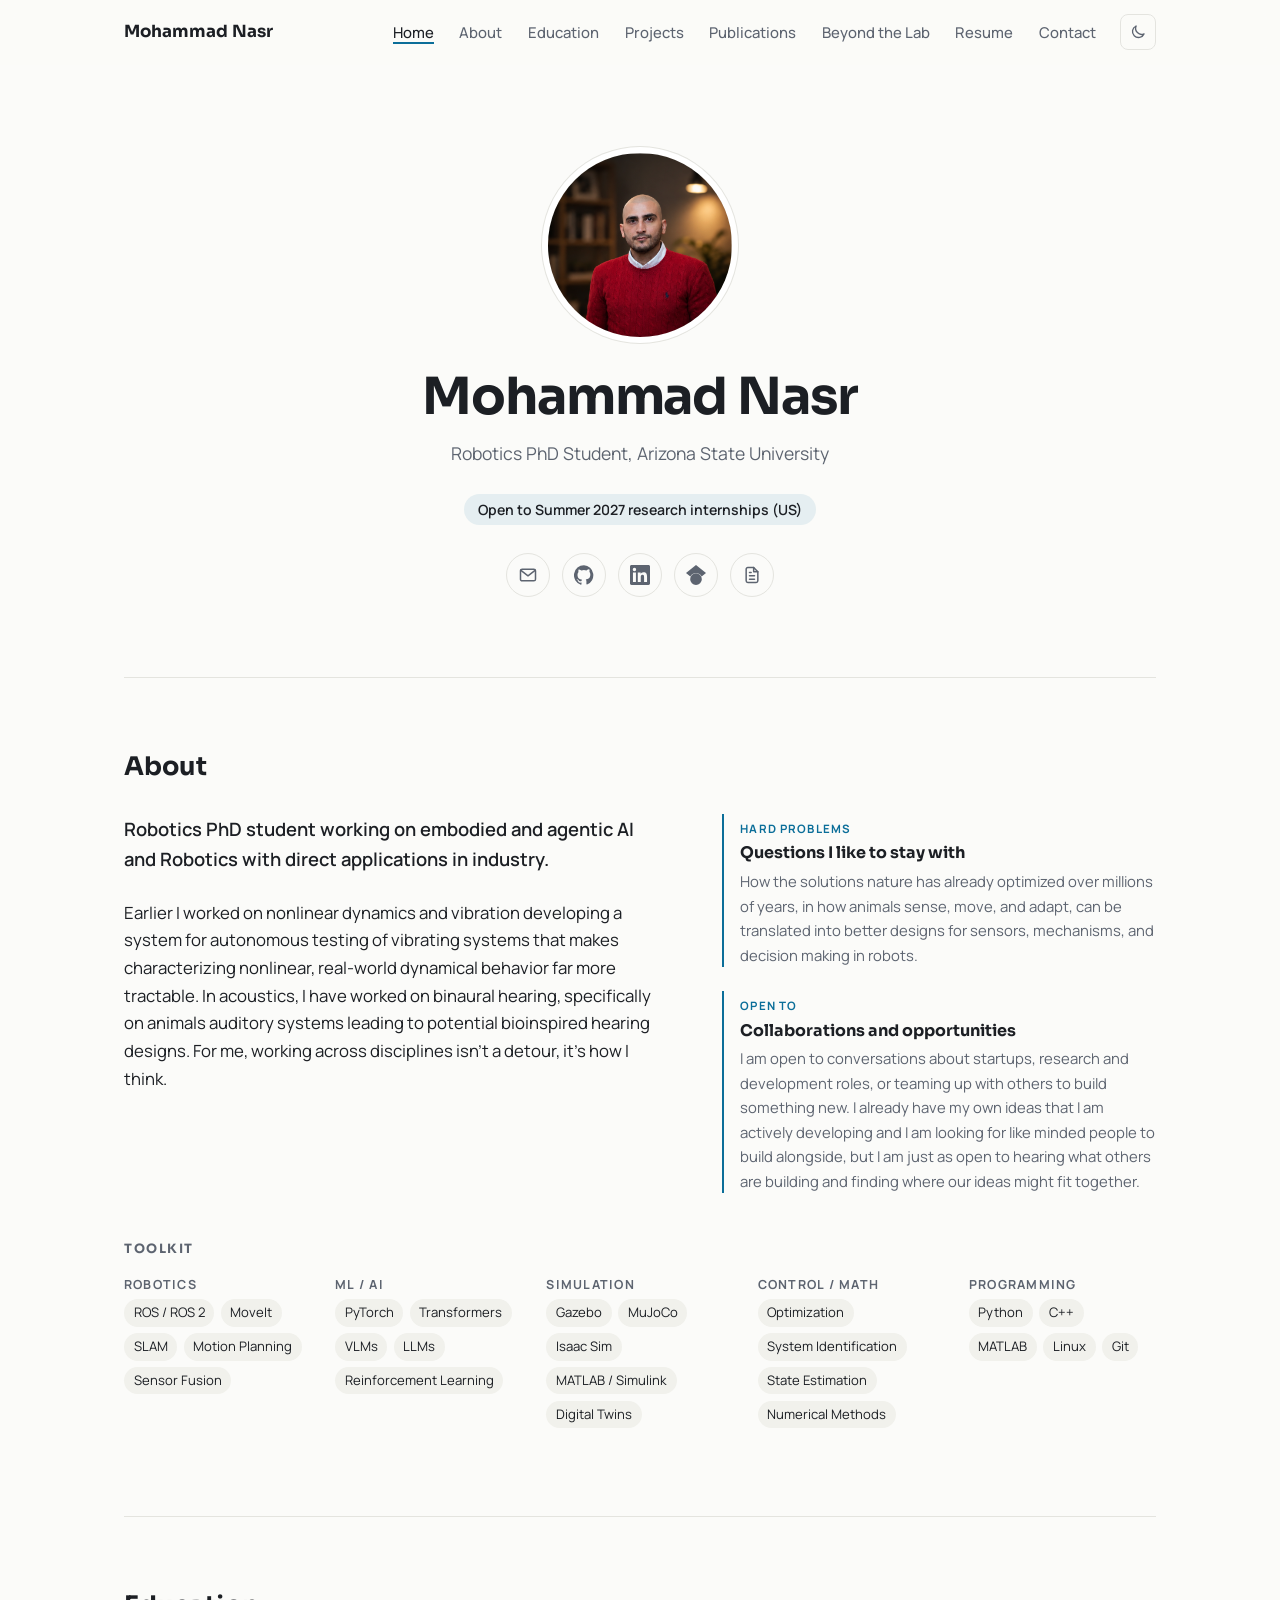
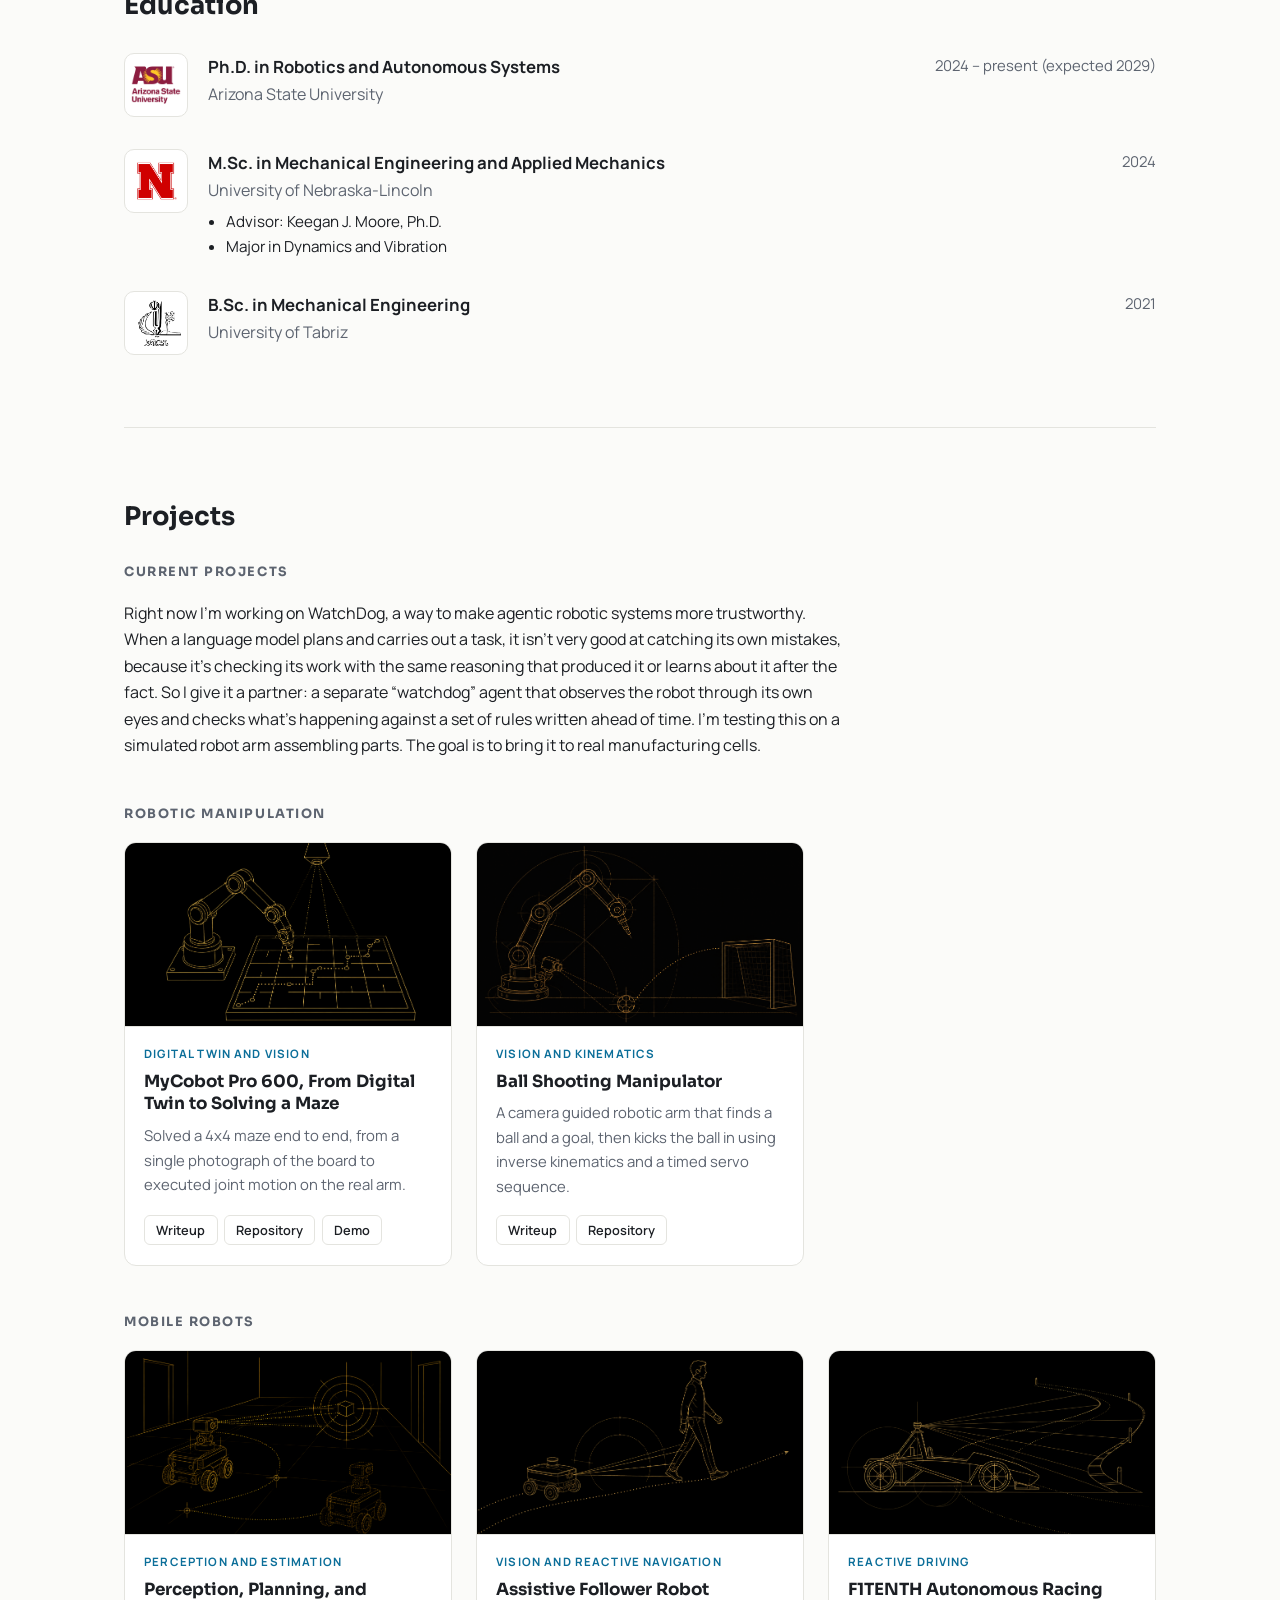
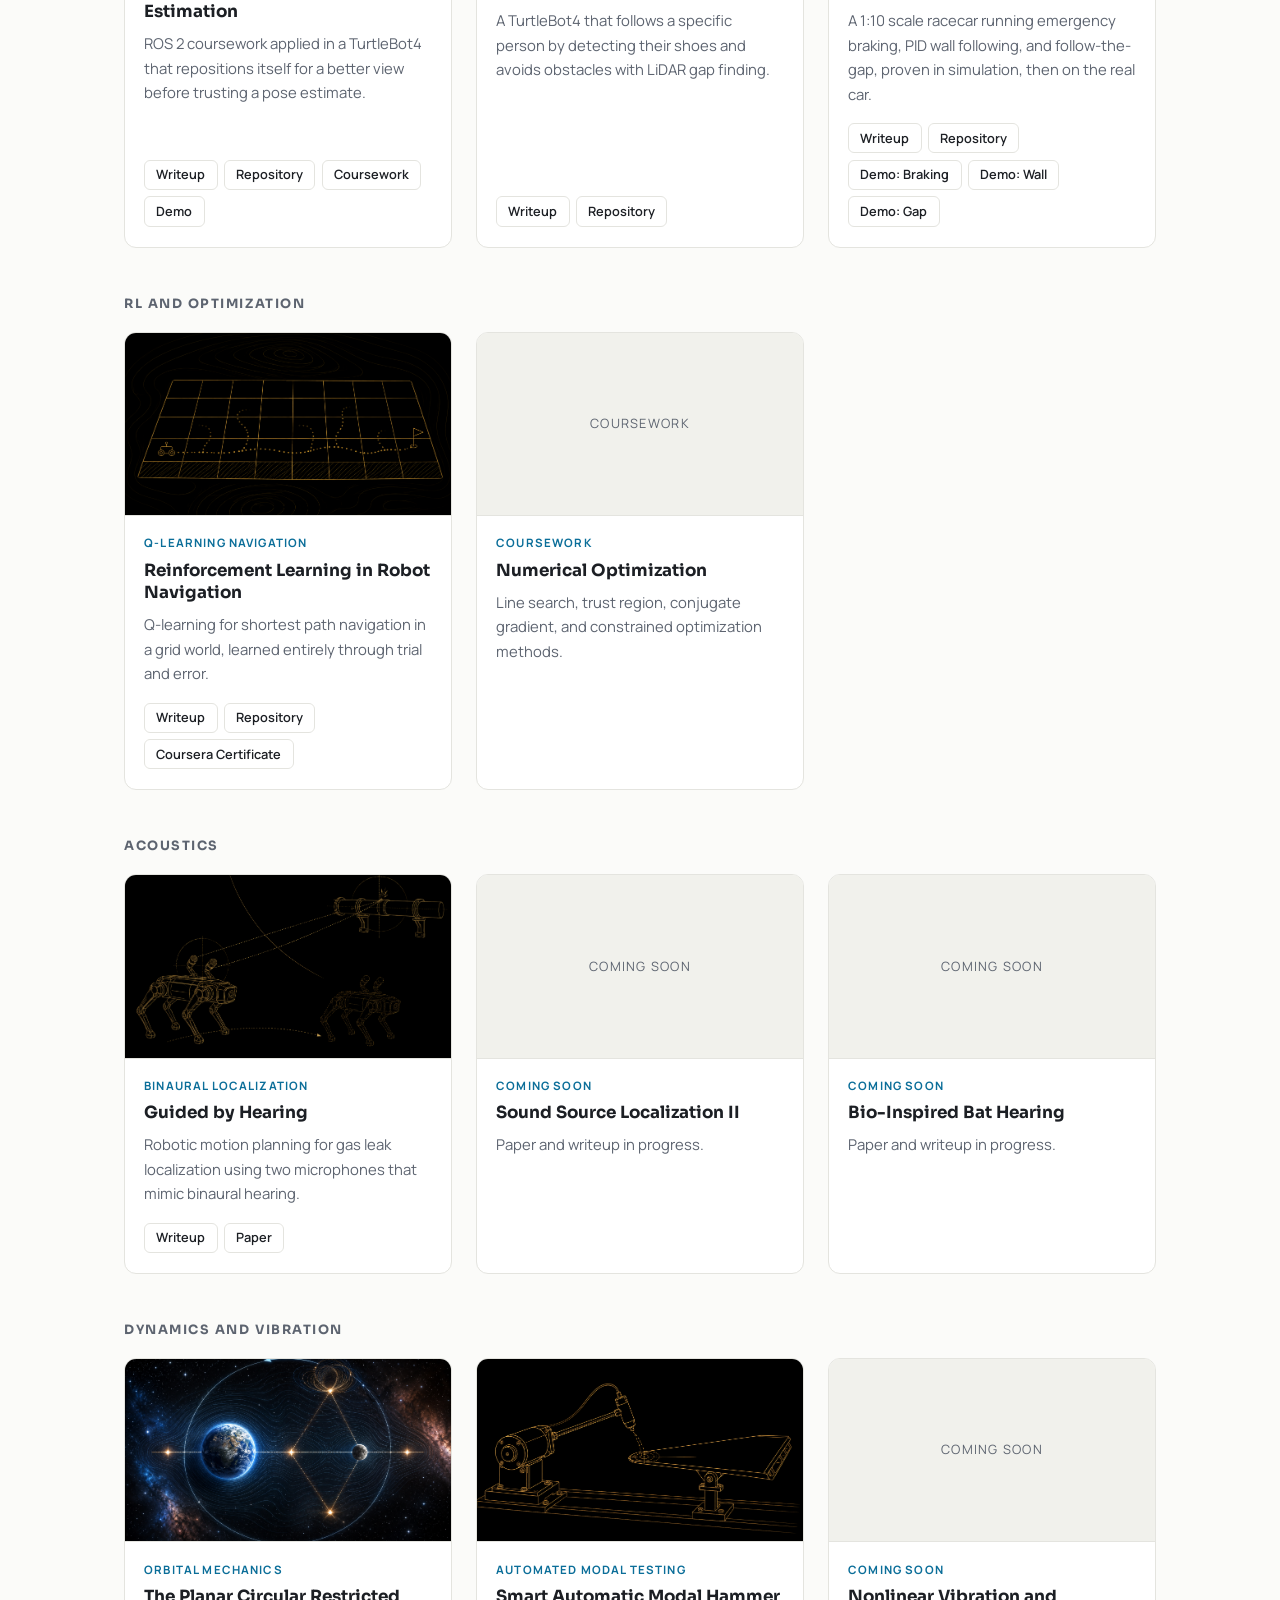
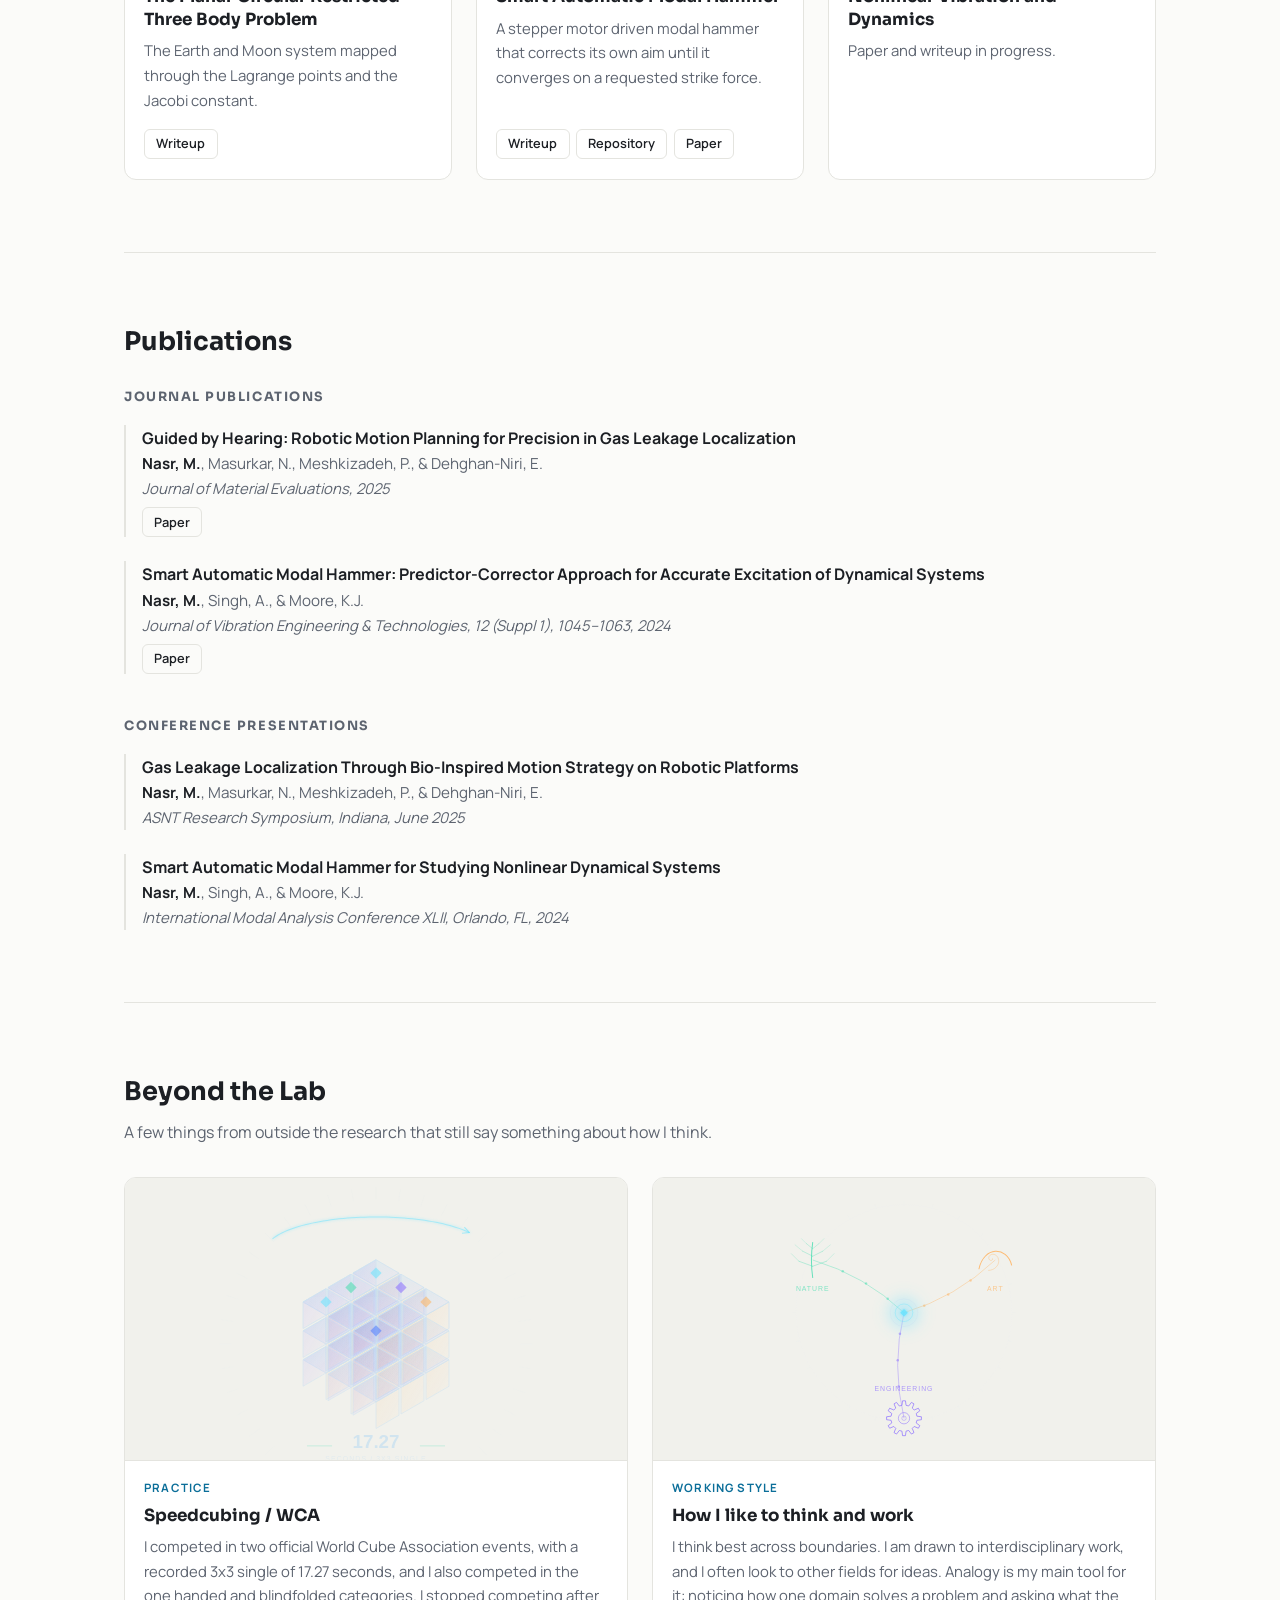
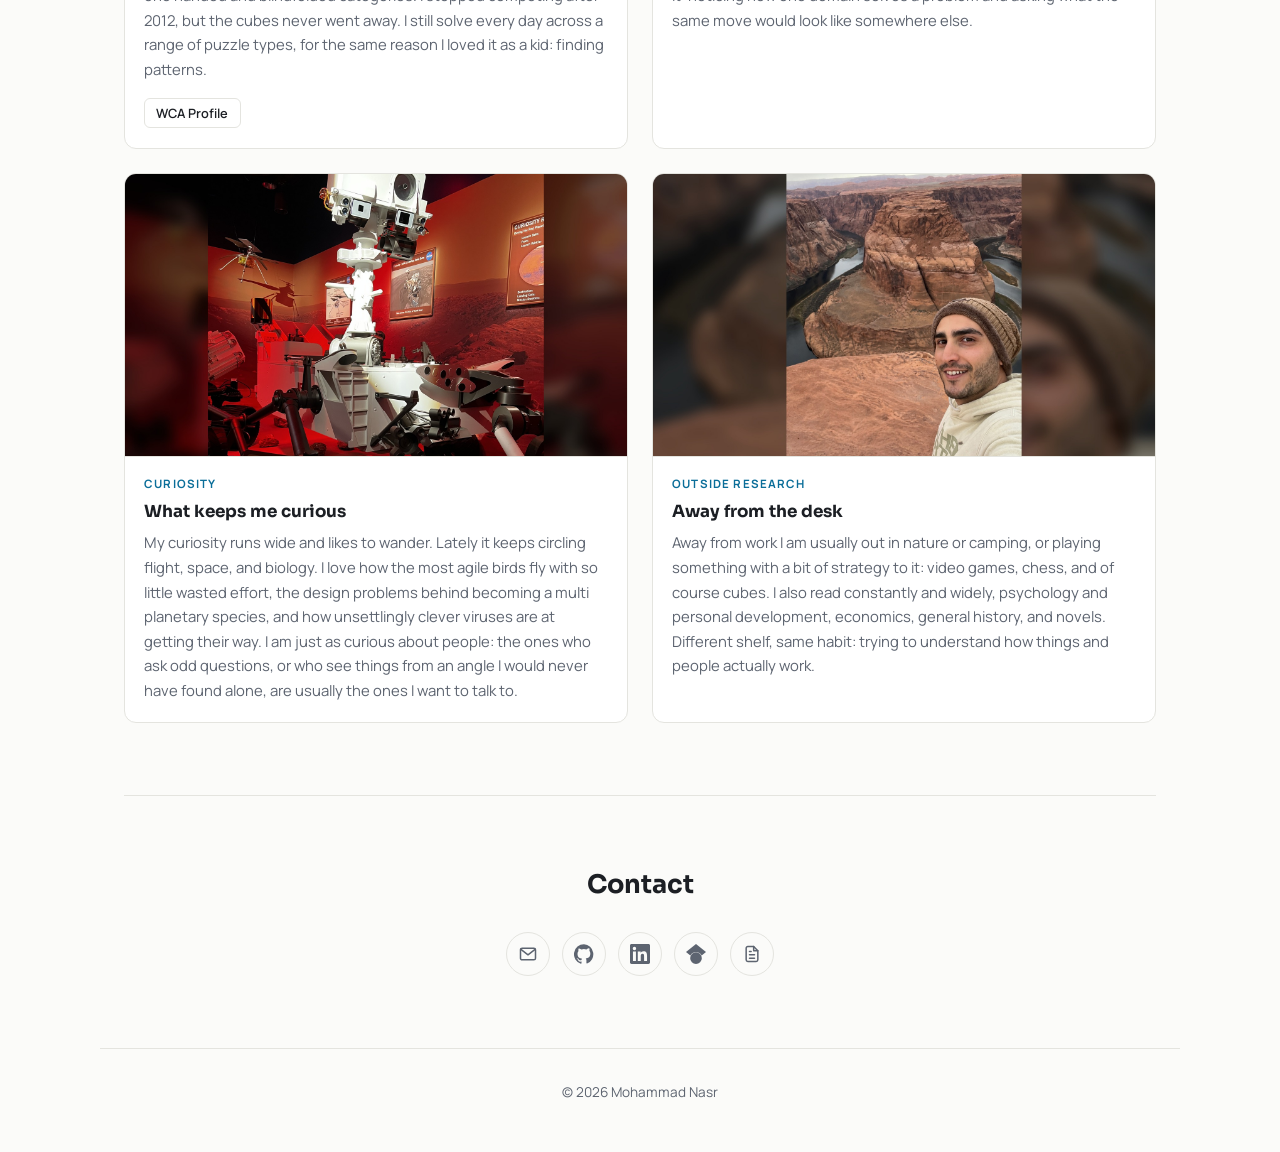
<file: index.html>
<!DOCTYPE html>
<html lang="en">
  <head>
    <meta charset="UTF-8" />
    <title>Mohammad Nasr | Robotics PhD Student</title>
    <!-- Link previews (LinkedIn, Slack, X, etc.). Keep these before any <script>: LinkedIn's
         scraper stops early on some pages. Image URLs must be absolute. -->
    <meta property="og:site_name" content="Mohammad Nasr" />
    <meta property="og:type" content="website" />
    <meta property="og:url" content="https://mohammadnsr1.github.io/" />
    <meta property="og:title" content="Mohammad Nasr | Robotics PhD Student" />
    <meta property="og:description" content="Robotics PhD student at Arizona State University working on embodied and agentic AI, with a background in dynamics, vibration, and acoustics." />
    <meta property="og:image" content="https://mohammadnsr1.github.io/images/og-card.png" />
    <meta property="og:image:width" content="1200" />
    <meta property="og:image:height" content="627" />
    <meta property="og:image:alt" content="Mohammad Nasr, Robotics PhD Student at Arizona State University" />
    <meta name="twitter:card" content="summary_large_image" />
    <meta name="description" content="Robotics PhD student at Arizona State University working on embodied and agentic AI, with a background in dynamics, vibration, and acoustics." />
    <link rel="canonical" href="https://mohammadnsr1.github.io/" />
    <meta name="viewport" content="width=device-width, initial-scale=1.0" />
    <script>
      (function () {
        var stored = localStorage.getItem("theme");
        var theme = stored || (window.matchMedia("(prefers-color-scheme: light)").matches ? "light" : "dark");
        document.documentElement.setAttribute("data-theme", theme);
      })();
    </script>
    <link rel="preconnect" href="https://fonts.googleapis.com" />
    <link rel="preconnect" href="https://fonts.gstatic.com" crossorigin />
    <link
      href="https://fonts.googleapis.com/css2?family=Manrope:wght@400;500;600;700;800&family=Sora:wght@500;600;700;800&display=swap"
      rel="stylesheet"
    />
    <link rel="stylesheet" href="assets/css/home.css" />
  </head>
  <body>
    <a class="skip-link" href="#main-content">Skip to content</a>

    <!-- Icon sprite: every icon uses currentColor so it recolors with the theme. -->
    <svg class="icon-sprite" xmlns="http://www.w3.org/2000/svg" aria-hidden="true">
      <symbol id="i-mail" viewBox="0 0 24 24" fill="none" stroke="currentColor" stroke-width="1.8" stroke-linecap="round" stroke-linejoin="round">
        <rect x="3" y="5" width="18" height="14" rx="2" />
        <path d="m3.5 6.5 8.5 6.5 8.5-6.5" />
      </symbol>
      <symbol id="i-github" viewBox="0 0 24 24" fill="currentColor">
        <path d="M12 .3a12 12 0 0 0-3.8 23.4c.6.1.8-.3.8-.6v-2c-3.3.7-4-1.6-4-1.6-.6-1.4-1.4-1.8-1.4-1.8-1-.7.1-.7.1-.7 1.2.1 1.8 1.2 1.8 1.2 1 1.8 2.8 1.3 3.5 1 0-.8.4-1.3.7-1.6-2.7-.3-5.5-1.3-5.5-5.9 0-1.3.5-2.4 1.2-3.2 0-.3-.5-1.5.2-3.2 0 0 1-.3 3.3 1.2a11.5 11.5 0 0 1 6 0C17.3 4.6 18.3 5 18.3 5c.7 1.7.2 2.9.1 3.2.8.8 1.2 1.9 1.2 3.2 0 4.6-2.8 5.6-5.5 5.9.4.4.8 1.1.8 2.2v3.3c0 .3.2.7.8.6A12 12 0 0 0 12 .3" />
      </symbol>
      <symbol id="i-linkedin" viewBox="0 0 24 24" fill="currentColor">
        <path d="M20.45 20.45h-3.55v-5.57c0-1.33-.03-3.04-1.85-3.04-1.85 0-2.14 1.45-2.14 2.94v5.67H9.35V9h3.41v1.56h.05c.48-.9 1.64-1.85 3.37-1.85 3.6 0 4.27 2.37 4.27 5.46v6.28ZM5.34 7.43a2.06 2.06 0 1 1 0-4.13 2.06 2.06 0 0 1 0 4.13ZM7.12 20.45H3.56V9h3.56v11.45ZM22.23 0H1.77C.79 0 0 .77 0 1.73v20.54C0 23.23.79 24 1.77 24h20.45c.98 0 1.78-.77 1.78-1.73V1.73C24 .77 23.2 0 22.22 0h.01Z" />
      </symbol>
      <symbol id="i-scholar" viewBox="0 0 24 24" fill="currentColor">
        <path d="M5.24 13.77 0 9.5 12 0l12 9.5-5.24 4.27A7.5 7.5 0 0 0 12 9.5a7.5 7.5 0 0 0-6.76 4.27ZM12 10a7 7 0 1 0 0 14 7 7 0 0 0 0-14Z" />
      </symbol>
      <symbol id="i-cv" viewBox="0 0 24 24" fill="none" stroke="currentColor" stroke-width="1.8" stroke-linecap="round" stroke-linejoin="round">
        <path d="M14 3H7a2 2 0 0 0-2 2v14a2 2 0 0 0 2 2h10a2 2 0 0 0 2-2V8Z" />
        <path d="M14 3v5h5M9 13h6M9 17h6M9 9h2" />
      </symbol>
    </svg>

    <header class="site-header">
      <nav class="site-nav" aria-label="Primary navigation">
        <a class="brand" href="#home">Mohammad Nasr</a>

        <div class="nav-links" id="nav-links">
          <a href="#home">Home</a>
          <a href="#about">About</a>
          <a href="#education">Education</a>
          <a href="#projects">Projects</a>
          <a href="#publications">Publications</a>
          <a href="#beyond">Beyond the Lab</a>
          <a href="docs/Mohammad_Nasr_Resume.pdf" target="_blank" rel="noopener">Resume</a>
          <a href="#contact">Contact</a>
        </div>

        <button class="icon-button theme-toggle" type="button" data-theme-toggle aria-label="Switch to light theme" aria-pressed="false">
          <svg class="icon-moon" viewBox="0 0 24 24" fill="none" stroke="currentColor" stroke-width="1.8" stroke-linecap="round" stroke-linejoin="round" aria-hidden="true">
            <path d="M20 14.5A8 8 0 0 1 9.5 4a8 8 0 1 0 10.5 10.5Z" />
          </svg>
          <svg class="icon-sun" viewBox="0 0 24 24" fill="none" stroke="currentColor" stroke-width="1.8" stroke-linecap="round" aria-hidden="true">
            <circle cx="12" cy="12" r="4" />
            <path d="M12 2v2M12 20v2M4.9 4.9l1.4 1.4M17.7 17.7l1.4 1.4M2 12h2M20 12h2M4.9 19.1l1.4-1.4M17.7 6.3l1.4-1.4" />
          </svg>
        </button>

        <button class="icon-button nav-toggle" type="button" aria-expanded="false" aria-controls="nav-links" aria-label="Open navigation menu">
          <svg viewBox="0 0 24 24" fill="none" stroke="currentColor" stroke-width="1.8" stroke-linecap="round" aria-hidden="true">
            <path d="M4 7h16M4 12h16M4 17h16" />
          </svg>
        </button>
      </nav>
    </header>

    <main id="main-content">
      <!-- 1. Home -->
      <section class="section home" id="home">
        <img class="home-photo" src="images/portfolio_portrait_option_3.png" alt="Portrait of Mohammad Nasr" width="184" height="184" />
        <h1>Mohammad Nasr</h1>
        <p class="home-role">Robotics PhD Student, Arizona State University</p>
        <p class="home-availability">Open to Summer 2027 research internships (US)</p>
        <ul class="icon-row" aria-label="Links">
          <li><a href="mailto:nasrmohammad661@gmail.com" aria-label="Email" title="Email"><svg aria-hidden="true"><use href="#i-mail" /></svg></a></li>
          <li><a href="https://github.com/mohammadnsr1" target="_blank" rel="noopener" aria-label="GitHub" title="GitHub"><svg aria-hidden="true"><use href="#i-github" /></svg></a></li>
          <li><a href="https://www.linkedin.com/in/mohammad-nasr-359a68147/" target="_blank" rel="noopener" aria-label="LinkedIn" title="LinkedIn"><svg aria-hidden="true"><use href="#i-linkedin" /></svg></a></li>
          <li><a href="https://scholar.google.com/citations?user=4rzGs6wAAAAJ" target="_blank" rel="noopener" aria-label="Google Scholar" title="Google Scholar"><svg aria-hidden="true"><use href="#i-scholar" /></svg></a></li>
          <li><a href="docs/Mohammad_Nasr_Resume.pdf" target="_blank" rel="noopener" aria-label="Resume (PDF)" title="Resume (PDF)"><svg aria-hidden="true"><use href="#i-cv" /></svg></a></li>
        </ul>
      </section>

      <!-- 2. About -->
      <section class="section" id="about">
        <h2 class="section-title">About</h2>
        <div class="about-grid">
          <div class="about-text">
            <p class="about-lead">
              Robotics PhD student working on embodied and agentic AI and Robotics with direct applications in industry.
            </p>
            <p>
              Earlier I worked on nonlinear dynamics and vibration developing a system for autonomous testing of vibrating systems that makes characterizing nonlinear, real-world dynamical behavior far more tractable. In acoustics, I have worked on binaural hearing, specifically on animals auditory systems leading to potential bioinspired hearing designs. For me, working across disciplines isn't a detour, it's how I think.
            </p>
          </div>

          <div class="note-list">
            <article class="note">
              <span class="card-tag">Hard Problems</span>
              <h3>Questions I like to stay with</h3>
              <p>How the solutions nature has already optimized over millions of years, in how animals sense, move, and adapt, can be translated into better designs for sensors, mechanisms, and decision making in robots.</p>
            </article>
            <article class="note">
              <span class="card-tag">Open To</span>
              <h3>Collaborations and opportunities</h3>
              <p>I am open to conversations about startups, research and development roles, or teaming up with others to build something new. I already have my own ideas that I am actively developing and I am looking for like minded people to build alongside, but I am just as open to hearing what others are building and finding where our ideas might fit together.</p>
            </article>
          </div>
        </div>

        <!-- id="toolkit" kept so the writeup pages' "Toolkit" nav link still lands here. -->
        <div class="toolkit-block" id="toolkit">
          <h3 class="subsection-title">Toolkit</h3>
          <div class="toolkit">
            <div class="toolkit-row">
              <h3>Robotics</h3>
              <div class="chips"><span>ROS / ROS 2</span><span>MoveIt</span><span>SLAM</span><span>Motion Planning</span><span>Sensor Fusion</span></div>
            </div>
            <div class="toolkit-row">
              <h3>ML / AI</h3>
              <div class="chips"><span>PyTorch</span><span>Transformers</span><span>VLMs</span><span>LLMs</span><span>Reinforcement Learning</span></div>
            </div>
            <div class="toolkit-row">
              <h3>Simulation</h3>
              <div class="chips"><span>Gazebo</span><span>MuJoCo</span><span>Isaac Sim</span><span>MATLAB / Simulink</span><span>Digital Twins</span></div>
            </div>
            <div class="toolkit-row">
              <h3>Control / Math</h3>
              <div class="chips"><span>Optimization</span><span>System Identification</span><span>State Estimation</span><span>Numerical Methods</span></div>
            </div>
            <div class="toolkit-row">
              <h3>Programming</h3>
              <div class="chips"><span>Python</span><span>C++</span><span>MATLAB</span><span>Linux</span><span>Git</span></div>
            </div>
          </div>
        </div>
      </section>

      <!-- 3. Education -->
      <section class="section" id="education">
        <h2 class="section-title">Education</h2>
        <div class="edu-list">
          <div class="edu-item">
            <img class="edu-logo" src="images/ASU_logo.png" alt="Arizona State University logo" loading="lazy" />
            <div>
              <div class="edu-degree">Ph.D. in Robotics and Autonomous Systems</div>
              <div class="edu-school">Arizona State University</div>
            </div>
            <div class="edu-years">2024 – present (expected 2029)</div>
          </div>
          <div class="edu-item">
            <img class="edu-logo" src="images/UNL.jpg" alt="University of Nebraska-Lincoln logo" loading="lazy" />
            <div>
              <div class="edu-degree">M.Sc. in Mechanical Engineering and Applied Mechanics</div>
              <div class="edu-school">University of Nebraska-Lincoln</div>
              <ul>
                <li>Advisor: Keegan J. Moore, Ph.D.</li>
                <li>Major in Dynamics and Vibration</li>
              </ul>
            </div>
            <div class="edu-years">2024</div>
          </div>
          <div class="edu-item">
            <img class="edu-logo" src="images/University_of_Tabriz.jpg" alt="University of Tabriz logo" loading="lazy" />
            <div>
              <div class="edu-degree">B.Sc. in Mechanical Engineering</div>
              <div class="edu-school">University of Tabriz</div>
            </div>
            <div class="edu-years">2021</div>
          </div>
        </div>
      </section>

      <!-- 4. Projects -->
      <section class="section" id="projects">
        <h2 class="section-title">Projects</h2>

        <div class="project-group">
          <h3 class="subsection-title">Current Projects</h3>
          <p class="project-note">
            Right now I’m working on WatchDog, a way to make agentic robotic systems more trustworthy. When a language model plans and carries out a task, it isn’t very good at catching its own mistakes, because it’s checking its work with the same reasoning that produced it or learns about it after the fact. So I give it a partner: a separate “watchdog” agent that observes the robot through its own eyes and checks what’s happening against a set of rules written ahead of time. I’m testing this on a simulated robot arm assembling parts. The goal is to bring it to real manufacturing cells.
          </p>
        </div>

        <div class="project-group">
          <h3 class="subsection-title">Robotic Manipulation</h3>
          <div class="card-grid">
            <article class="card">
              <div class="card-media"><img src="images/MyCobot_foreground.png" alt="The MyCobot Pro 600 arm solving a physical maze board" loading="lazy" /></div>
              <div class="card-body">
                <span class="card-tag">Digital Twin and Vision</span>
                <h4>MyCobot Pro 600, From Digital Twin to Solving a Maze</h4>
                <p>Solved a 4x4 maze end to end, from a single photograph of the board to executed joint motion on the real arm.</p>
                <div class="link-row">
                  <a class="pill" href="writeups/mycobot-pro-600.html">Writeup</a>
                  <a class="pill" href="https://github.com/mohammadnsr1/Robotic-Systems-1" target="_blank" rel="noopener">Repository</a>
                  <a class="pill" href="https://www.youtube.com/shorts/yxIhqgxqiWA" target="_blank" rel="noopener">Demo</a>
                </div>
              </div>
            </article>
            <article class="card">
              <div class="card-media"><img src="images/Ball_shoot_foreground.png" alt="The robotic arm positioned behind the ball, aiming toward the goal" loading="lazy" /></div>
              <div class="card-body">
                <span class="card-tag">Vision and Kinematics</span>
                <h4>Ball Shooting Manipulator</h4>
                <p>A camera guided robotic arm that finds a ball and a goal, then kicks the ball in using inverse kinematics and a timed servo sequence.</p>
                <div class="link-row">
                  <a class="pill" href="writeups/ball-shooting-manipulator.html">Writeup</a>
                  <a class="pill" href="https://github.com/mohammadnsr1/Robotic_Manipulation_UNL" target="_blank" rel="noopener">Repository</a>
                </div>
              </div>
            </article>
          </div>
        </div>

        <div class="project-group">
          <h3 class="subsection-title">Mobile Robots</h3>
          <div class="card-grid">
            <article class="card">
              <div class="card-media"><img src="images/Active_perception_foreground.png" alt="The TurtleBot4 active perception system repositioning itself for a better view" loading="lazy" /></div>
              <div class="card-body">
                <span class="card-tag">Perception and Estimation</span>
                <h4>Perception, Planning, and Estimation</h4>
                <p>ROS 2 coursework applied in a TurtleBot4 that repositions itself for a better view before trusting a pose estimate.</p>
                <div class="link-row">
                  <a class="pill" href="writeups/active-perception.html">Writeup</a>
                  <a class="pill" href="https://github.com/mohammadnsr1/MobileRobots_Active_Perception/" target="_blank" rel="noopener">Repository</a>
                  <a class="pill" href="https://github.com/mohammadnsr1/MobileRobots" target="_blank" rel="noopener">Coursework</a>
                  <a class="pill" href="https://youtu.be/uHptjgO3Q7Y" target="_blank" rel="noopener">Demo</a>
                </div>
              </div>
            </article>
            <article class="card">
              <div class="card-media"><img src="images/Assistive_foreground.png" alt="The TurtleBot4 assistive follower robot following a specific person" loading="lazy" /></div>
              <div class="card-body">
                <span class="card-tag">Vision and Reactive Navigation</span>
                <h4>Assistive Follower Robot</h4>
                <p>A TurtleBot4 that follows a specific person by detecting their shoes and avoids obstacles with LiDAR gap finding.</p>
                <div class="link-row">
                  <a class="pill" href="writeups/assistive-follower.html">Writeup</a>
                  <a class="pill" href="https://github.com/RAS598-2025-S-Team07/Final_ROS2_Package" target="_blank" rel="noopener">Repository</a>
                </div>
              </div>
            </article>
            <article class="card">
              <div class="card-media"><img src="images/F1_Tenth_foreground.png" alt="The F1TENTH autonomous racecar on the physical track" loading="lazy" /></div>
              <div class="card-body">
                <span class="card-tag">Reactive Driving</span>
                <h4>F1TENTH Autonomous Racing</h4>
                <p>A 1:10 scale racecar running emergency braking, PID wall following, and follow-the-gap, proven in simulation, then on the real car.</p>
                <div class="link-row">
                  <a class="pill" href="writeups/f1tenth.html">Writeup</a>
                  <a class="pill" href="https://github.com/mohammadnsr1/F1_Tenth_Race" target="_blank" rel="noopener">Repository</a>
                  <a class="pill" href="https://youtu.be/KE6Gm_n-vx4" target="_blank" rel="noopener">Demo: Braking</a>
                  <a class="pill" href="https://youtu.be/sH-kk-u68Sw" target="_blank" rel="noopener">Demo: Wall</a>
                  <a class="pill" href="https://youtube.com/shorts/PTzITnJQ0x0?feature=share" target="_blank" rel="noopener">Demo: Gap</a>
                </div>
              </div>
            </article>
          </div>
        </div>

        <div class="project-group">
          <h3 class="subsection-title">RL and Optimization</h3>
          <div class="card-grid">
            <article class="card">
              <div class="card-media"><img src="images/RL_navigation_foreground.png" alt="A Q-learning agent navigating the Cliff Walking grid world" loading="lazy" /></div>
              <div class="card-body">
                <span class="card-tag">Q-Learning Navigation</span>
                <h4>Reinforcement Learning in Robot Navigation</h4>
                <p>Q-learning for shortest path navigation in a grid world, learned entirely through trial and error.</p>
                <div class="link-row">
                  <a class="pill" href="writeups/rl-robot-navigation.html">Writeup</a>
                  <a class="pill" href="https://github.com/mohammadnsr1/RL-and-Optimization" target="_blank" rel="noopener">Repository</a>
                  <a class="pill" href="https://www.coursera.org/account/accomplishments/specialization/GT99WLRD7AQ9" target="_blank" rel="noopener">Coursera Certificate</a>
                </div>
              </div>
            </article>
            <article class="card">
              <div class="card-media card-media--empty">Coursework</div>
              <div class="card-body">
                <span class="card-tag">Coursework</span>
                <h4>Numerical Optimization</h4>
                <p>Line search, trust region, conjugate gradient, and constrained optimization methods.</p>
              </div>
            </article>
          </div>
        </div>

        <div class="project-group">
          <h3 class="subsection-title">Acoustics</h3>
          <div class="card-grid">
            <article class="card">
              <div class="card-media"><img src="images/Guided_by_hearing_foreground.png" alt="A robot using two microphone binaural hearing to localize a gas leak" loading="lazy" /></div>
              <div class="card-body">
                <span class="card-tag">Binaural Localization</span>
                <h4>Guided by Hearing</h4>
                <p>Robotic motion planning for gas leak localization using two microphones that mimic binaural hearing.</p>
                <div class="link-row">
                  <a class="pill" href="writeups/guided-by-hearing.html">Writeup</a>
                  <a class="pill" href="https://doi.org/10.32548/2025.me-04491" target="_blank" rel="noopener">Paper</a>
                </div>
              </div>
            </article>
            <article class="card">
              <div class="card-media card-media--empty">Coming soon</div>
              <div class="card-body">
                <span class="card-tag">Coming Soon</span>
                <h4>Sound Source Localization II</h4>
                <p>Paper and writeup in progress.</p>
              </div>
            </article>
            <article class="card">
              <div class="card-media card-media--empty">Coming soon</div>
              <div class="card-body">
                <span class="card-tag">Coming Soon</span>
                <h4>Bio-Inspired Bat Hearing</h4>
                <p>Paper and writeup in progress.</p>
              </div>
            </article>
          </div>
        </div>

        <div class="project-group">
          <h3 class="subsection-title">Dynamics and Vibration</h3>
          <div class="card-grid">
            <article class="card">
              <div class="card-media"><img src="images/PCR3BD_foreground.png" alt="Zero velocity curves and Lagrange points of the Earth and Moon system" loading="lazy" /></div>
              <div class="card-body">
                <span class="card-tag">Orbital Mechanics</span>
                <h4>The Planar Circular Restricted Three Body Problem</h4>
                <p>The Earth and Moon system mapped through the Lagrange points and the Jacobi constant.</p>
                <div class="link-row">
                  <a class="pill" href="writeups/pcr3bp.html">Writeup</a>
                </div>
              </div>
            </article>
            <article class="card">
              <div class="card-media"><img src="images/Modal_hammer_foreground.png" alt="The stepper motor driven modal hammer striking a test structure" loading="lazy" /></div>
              <div class="card-body">
                <span class="card-tag">Automated Modal Testing</span>
                <h4>Smart Automatic Modal Hammer</h4>
                <p>A stepper motor driven modal hammer that corrects its own aim until it converges on a requested strike force.</p>
                <div class="link-row">
                  <a class="pill" href="writeups/smart-automatic-modal-hammer.html">Writeup</a>
                  <a class="pill" href="https://github.com/mohammadnsr1/SmartAutomaticModalhammer" target="_blank" rel="noopener">Repository</a>
                  <a class="pill" href="https://doi.org/10.1007/s42417-024-01461-6" target="_blank" rel="noopener">Paper</a>
                </div>
              </div>
            </article>
            <article class="card">
              <div class="card-media card-media--empty">Coming soon</div>
              <div class="card-body">
                <span class="card-tag">Coming Soon</span>
                <h4>Nonlinear Vibration and Dynamics</h4>
                <p>Paper and writeup in progress.</p>
              </div>
            </article>
          </div>
        </div>
      </section>

      <!-- 5. Publications -->
      <section class="section" id="publications">
        <h2 class="section-title">Publications</h2>

        <h3 class="subsection-title">Journal Publications</h3>
        <ul class="pub-list">
          <li>
            <div class="pub-title">Guided by Hearing: Robotic Motion Planning for Precision in Gas Leakage Localization</div>
            <div class="pub-authors"><strong>Nasr, M.</strong>, Masurkar, N., Meshkizadeh, P., &amp; Dehghan-Niri, E.</div>
            <div class="pub-venue">Journal of Material Evaluations, 2025</div>
            <div class="link-row"><a class="pill" href="https://doi.org/10.32548/2025.me-04491" target="_blank" rel="noopener">Paper</a></div>
          </li>
          <li>
            <div class="pub-title">Smart Automatic Modal Hammer: Predictor-Corrector Approach for Accurate Excitation of Dynamical Systems</div>
            <div class="pub-authors"><strong>Nasr, M.</strong>, Singh, A., &amp; Moore, K.J.</div>
            <div class="pub-venue">Journal of Vibration Engineering &amp; Technologies, 12 (Suppl 1), 1045–1063, 2024</div>
            <div class="link-row"><a class="pill" href="https://doi.org/10.1007/s42417-024-01461-6" target="_blank" rel="noopener">Paper</a></div>
          </li>
        </ul>

        <h3 class="subsection-title">Conference Presentations</h3>
        <ul class="pub-list">
          <li>
            <div class="pub-title">Gas Leakage Localization Through Bio-Inspired Motion Strategy on Robotic Platforms</div>
            <div class="pub-authors"><strong>Nasr, M.</strong>, Masurkar, N., Meshkizadeh, P., &amp; Dehghan-Niri, E.</div>
            <div class="pub-venue">ASNT Research Symposium, Indiana, June 2025</div>
          </li>
          <li>
            <div class="pub-title">Smart Automatic Modal Hammer for Studying Nonlinear Dynamical Systems</div>
            <div class="pub-authors"><strong>Nasr, M.</strong>, Singh, A., &amp; Moore, K.J.</div>
            <div class="pub-venue">International Modal Analysis Conference XLII, Orlando, FL, 2024</div>
          </li>
        </ul>
      </section>

      <section class="section" id="beyond">
        <h2 class="section-title">Beyond the Lab</h2>
        <p class="section-lead">A few things from outside the research that still say something about how I think.</p>
        <div class="card-grid card-grid--two">
          <article class="card">
            <div class="card-media"><img src="images/beyond-practice.svg" alt="Isometric wireframe illustration of a Rubik's cube with a recorded time of 17.27 seconds" loading="lazy" /></div>
            <div class="card-body">
              <span class="card-tag">Practice</span>
              <h4>Speedcubing / WCA</h4>
              <p>I competed in two official World Cube Association events, with a recorded 3x3 single of 17.27 seconds, and I also competed in the one handed and blindfolded categories. I stopped competing after 2012, but the cubes never went away. I still solve every day across a range of puzzle types, for the same reason I loved it as a kid: finding patterns.</p>
              <div class="link-row">
                <a class="pill" href="https://www.worldcubeassociation.org/persons/2012NASR01" target="_blank" rel="noopener">WCA Profile</a>
              </div>
            </div>
          </article>
          <article class="card">
            <div class="card-media"><img src="images/beyond-thinking.svg" alt="Three domains, nature, art, and engineering, converging through analogy into a single idea" loading="lazy" /></div>
            <div class="card-body">
              <span class="card-tag">Working Style</span>
              <h4>How I like to think and work</h4>
              <p>I think best across boundaries. I am drawn to interdisciplinary work, and I often look to other fields for ideas. Analogy is my main tool for it: noticing how one domain solves a problem and asking what the same move would look like somewhere else.</p>
            </div>
          </article>
          <article class="card">
            <div class="card-media"><img src="images/beyond-curiosity.jpg" alt="A Mars rover replica on exhibit, camera mast raised against a red Mars backdrop" loading="lazy" /></div>
            <div class="card-body">
              <span class="card-tag">Curiosity</span>
              <h4>What keeps me curious</h4>
              <p>My curiosity runs wide and likes to wander. Lately it keeps circling flight, space, and biology. I love how the most agile birds fly with so little wasted effort, the design problems behind becoming a multi planetary species, and how unsettlingly clever viruses are at getting their way. I am just as curious about people: the ones who ask odd questions, or who see things from an angle I would never have found alone, are usually the ones I want to talk to.</p>
            </div>
          </article>
          <article class="card">
            <div class="card-media"><img src="images/beyond-interests.jpg" alt="Aerial view of Horseshoe Bend, a sweeping curve of the Colorado River" loading="lazy" /></div>
            <div class="card-body">
              <span class="card-tag">Outside Research</span>
              <h4>Away from the desk</h4>
              <p>Away from work I am usually out in nature or camping, or playing something with a bit of strategy to it: video games, chess, and of course cubes. I also read constantly and widely, psychology and personal development, economics, general history, and novels. Different shelf, same habit: trying to understand how things and people actually work.</p>
            </div>
          </article>
        </div>
      </section>

      <!-- 6. Contact -->
      <section class="section contact" id="contact">
        <h2 class="section-title">Contact</h2>
        <ul class="icon-row" aria-label="Links">
          <li><a href="mailto:nasrmohammad661@gmail.com" aria-label="Email" title="Email"><svg aria-hidden="true"><use href="#i-mail" /></svg></a></li>
          <li><a href="https://github.com/mohammadnsr1" target="_blank" rel="noopener" aria-label="GitHub" title="GitHub"><svg aria-hidden="true"><use href="#i-github" /></svg></a></li>
          <li><a href="https://www.linkedin.com/in/mohammad-nasr-359a68147/" target="_blank" rel="noopener" aria-label="LinkedIn" title="LinkedIn"><svg aria-hidden="true"><use href="#i-linkedin" /></svg></a></li>
          <li><a href="https://scholar.google.com/citations?user=4rzGs6wAAAAJ" target="_blank" rel="noopener" aria-label="Google Scholar" title="Google Scholar"><svg aria-hidden="true"><use href="#i-scholar" /></svg></a></li>
          <li><a href="docs/Mohammad_Nasr_Resume.pdf" target="_blank" rel="noopener" aria-label="Resume (PDF)" title="Resume (PDF)"><svg aria-hidden="true"><use href="#i-cv" /></svg></a></li>
        </ul>
      </section>
    </main>

    <footer class="site-footer">
      <p>&copy; <span data-current-year></span> Mohammad Nasr</p>
    </footer>

    <script src="assets/js/main.js"></script>
  </body>
</html>
</file>
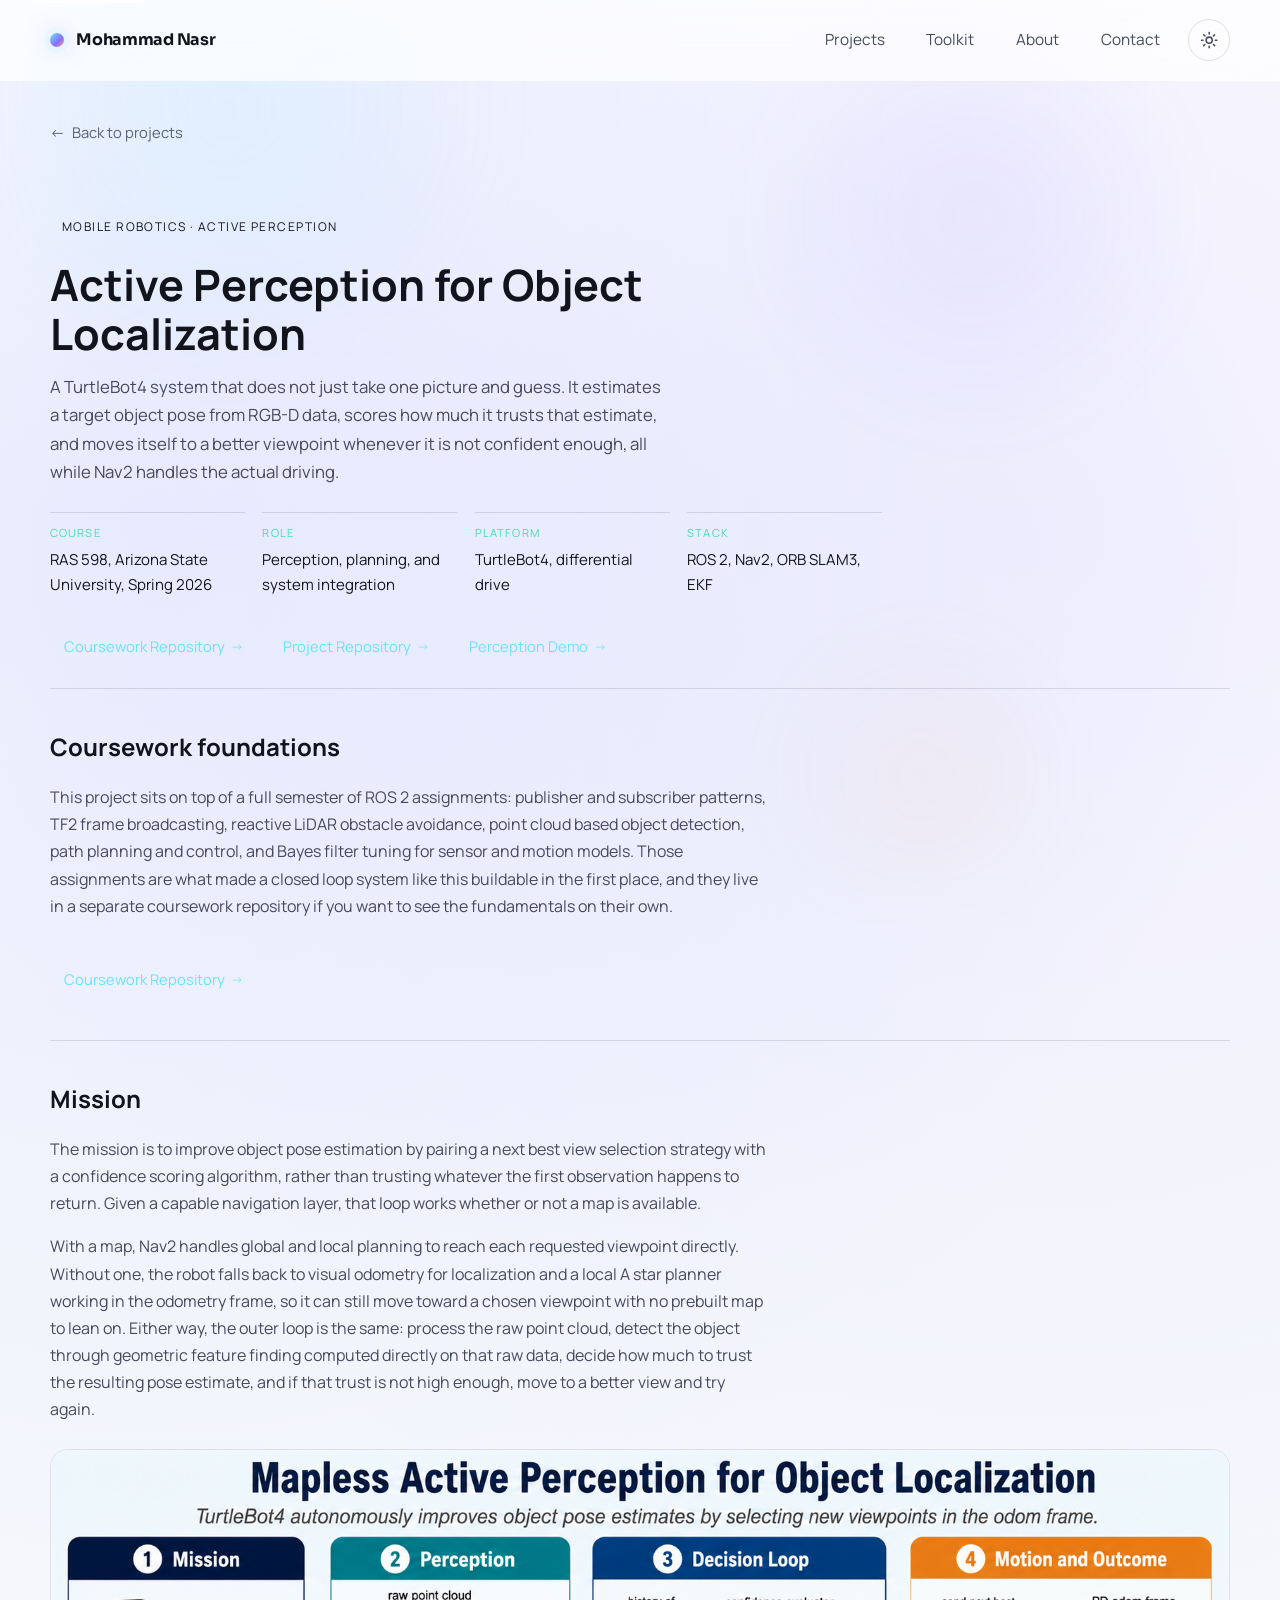
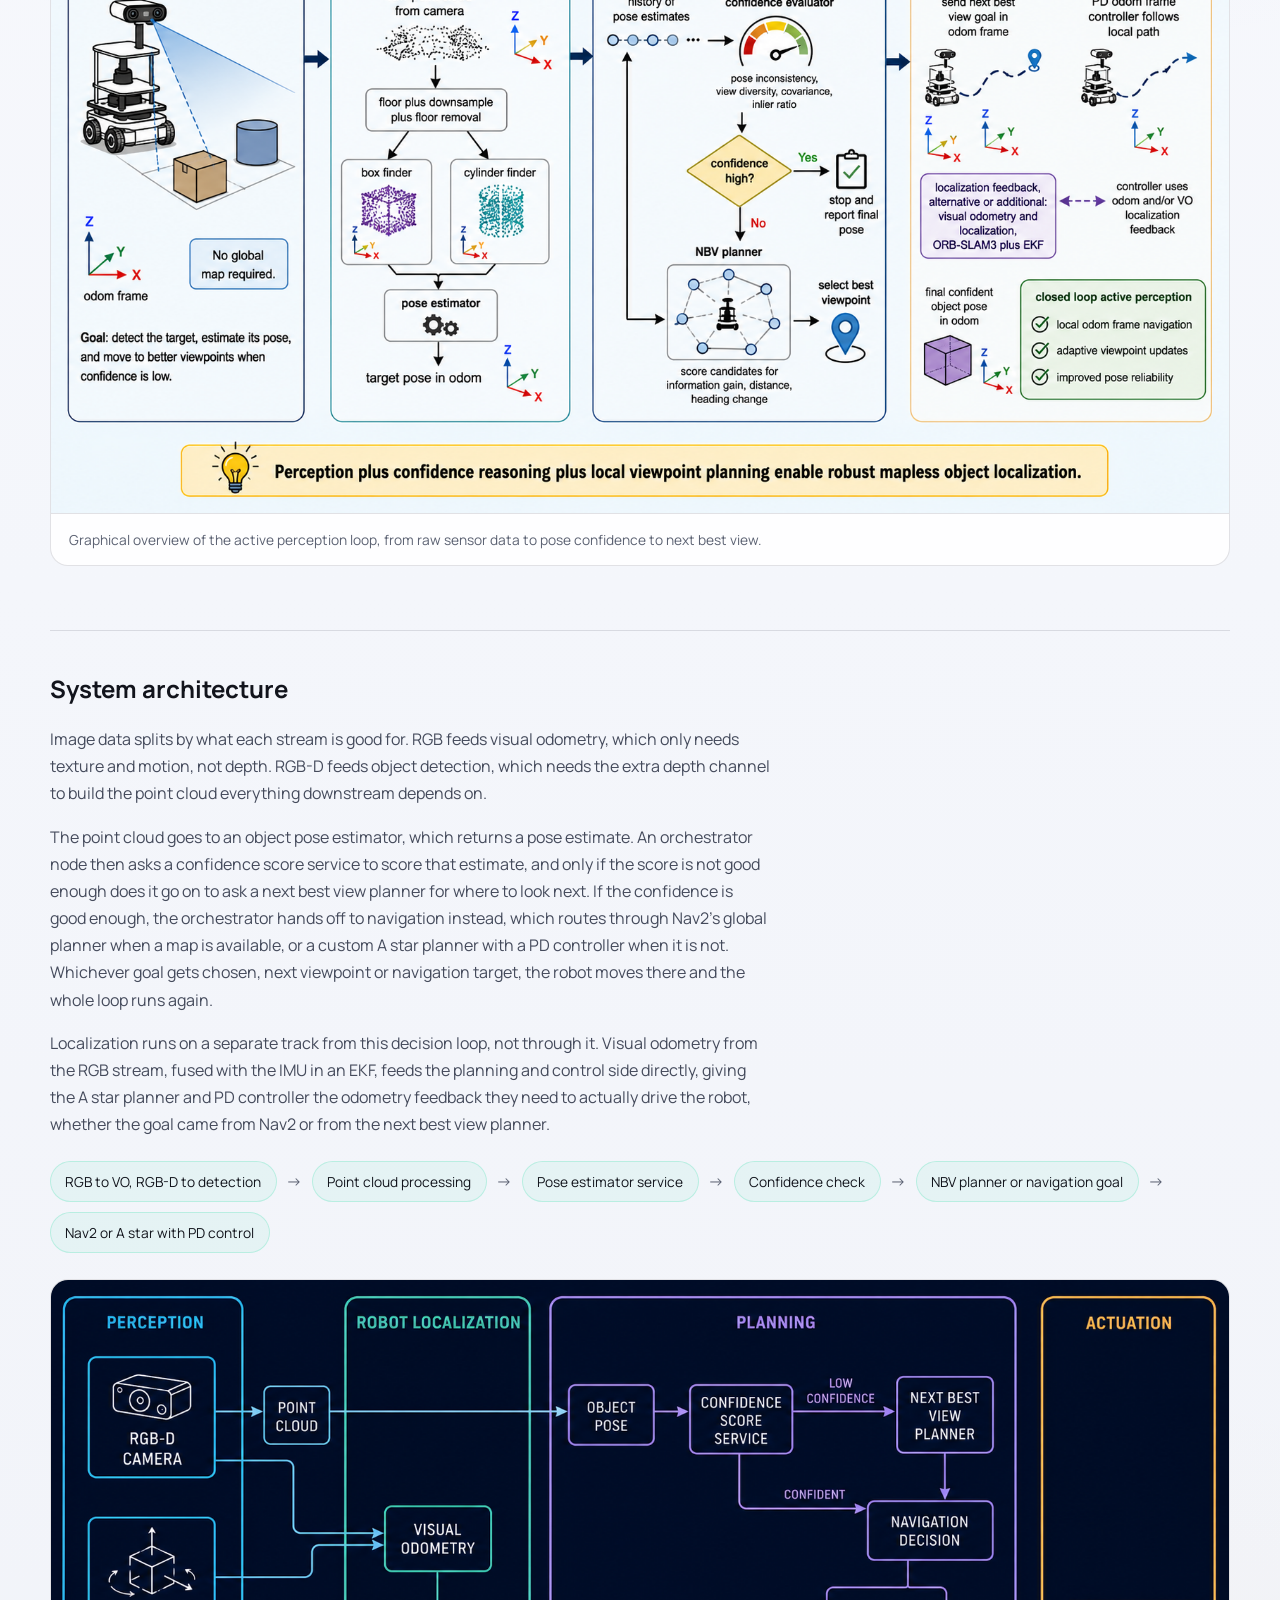
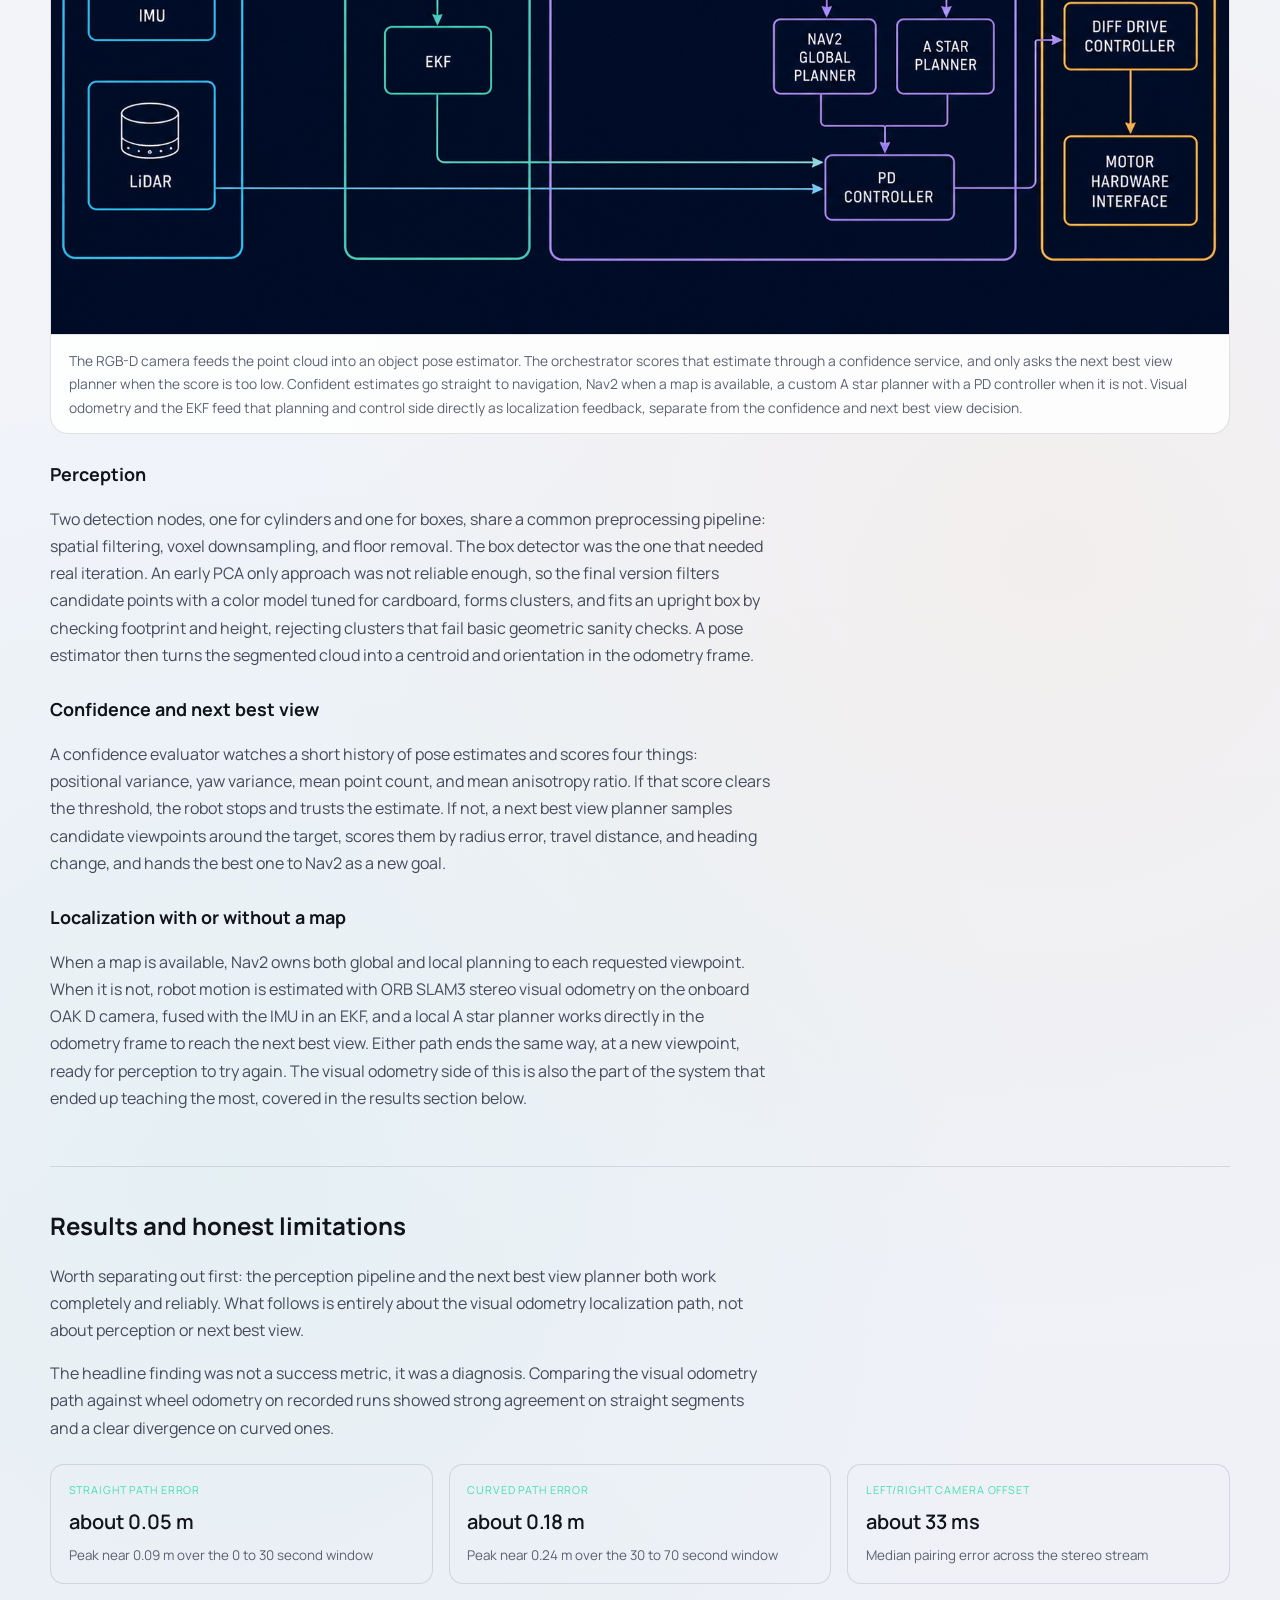
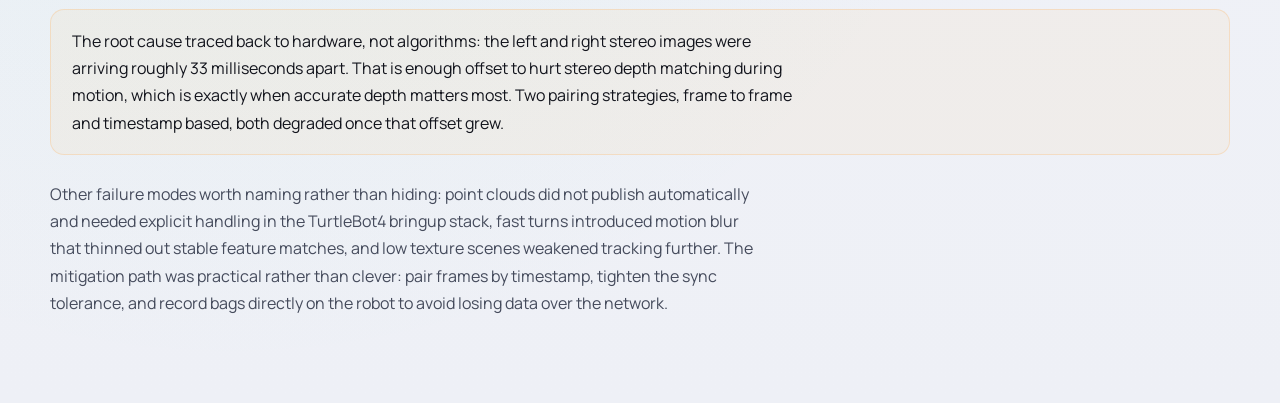
<file: writeups/active-perception.html>
<!DOCTYPE html>
<html lang="en">
  <head>
    <meta charset="UTF-8" />
    <script>
      (function () {
        var stored = localStorage.getItem("theme");
        var theme = stored || (window.matchMedia("(prefers-color-scheme: light)").matches ? "light" : "dark");
        document.documentElement.setAttribute("data-theme", theme);
      })();
    </script>
    <meta name="viewport" content="width=device-width, initial-scale=1.0" />
    <meta
      name="description"
      content="Case study: an active perception loop on a TurtleBot4 that estimates object pose from RGB-D data and repositions itself to reduce uncertainty."
    />
    <title>Active Perception for Object Localization | Mohammad Nasr</title>
    <link rel="preconnect" href="https://fonts.googleapis.com" />
    <link rel="preconnect" href="https://fonts.gstatic.com" crossorigin />
    <link
      href="https://fonts.googleapis.com/css2?family=Manrope:wght@400;500;600;700;800&family=Sora:wght@500;600;700;800&display=swap"
      rel="stylesheet"
    />
    <link rel="stylesheet" href="../assets/css/main.css" />
    <link rel="stylesheet" href="../assets/css/refined.css" />
    <link rel="stylesheet" href="../assets/css/writeup.css" />
  </head>
  <body>
    <a class="skip-link" href="#main-content">Skip to content</a>

    <header class="site-header" id="top">
      <nav class="site-nav" aria-label="Primary navigation">
        <a class="brand-mark" href="../index.html" aria-label="Homepage">
          <span class="brand-dot" aria-hidden="true"></span>
          <span class="brand-text">Mohammad Nasr</span>
        </a>
        <div class="nav-actions">
          <div class="nav-links" id="nav-links">
          <a href="../index.html#projects">Projects</a>
          <a href="../index.html#toolkit">Toolkit</a>
          <a href="../index.html#about">About</a>
          <a href="../index.html#contact">Contact</a>
          </div>

          <button type="button" class="theme-toggle" data-theme-toggle aria-label="Switch to light theme" aria-pressed="false">
            <svg class="theme-toggle-icon theme-toggle-icon-sun" viewBox="0 0 24 24" fill="none" stroke="currentColor" stroke-width="2" stroke-linecap="round" stroke-linejoin="round" aria-hidden="true">
              <circle cx="12" cy="12" r="4"></circle>
              <path d="M12 2v2M12 20v2M4.93 4.93l1.41 1.41M17.66 17.66l1.41 1.41M2 12h2M20 12h2M4.93 19.07l1.41-1.41M17.66 6.34l1.41-1.41"></path>
            </svg>
            <svg class="theme-toggle-icon theme-toggle-icon-moon" viewBox="0 0 24 24" fill="none" stroke="currentColor" stroke-width="2" stroke-linecap="round" stroke-linejoin="round" aria-hidden="true">
              <path d="M21 12.79A9 9 0 1 1 11.21 3 7 7 0 0 0 21 12.79Z"></path>
            </svg>
          </button>
        </div>
      </nav>
    </header>

    <main id="main-content" class="writeup-main">
      <div class="writeup-back">
        <a href="../index.html#projects">Back to projects</a>
      </div>

      <section class="writeup-hero">
        <span class="project-tag">Mobile Robotics &middot; Active Perception</span>
        <h1>Active Perception for Object Localization</h1>
        <p class="writeup-dek">
          A TurtleBot4 system that does not just take one picture and guess. It estimates a target object pose from RGB-D data, scores how much it trusts that estimate, and moves itself to a better viewpoint whenever it is not confident enough, all while Nav2 handles the actual driving.
        </p>

        <dl class="writeup-meta">
          <li>
            <dt>Course</dt>
            <dd>RAS 598, Arizona State University, Spring 2026</dd>
          </li>
          <li>
            <dt>Role</dt>
            <dd>Perception, planning, and system integration</dd>
          </li>
          <li>
            <dt>Platform</dt>
            <dd>TurtleBot4, differential drive</dd>
          </li>
          <li>
            <dt>Stack</dt>
            <dd>ROS 2, Nav2, ORB SLAM3, EKF</dd>
          </li>
        </dl>

        <div class="project-links">
          <a class="project-link" href="https://github.com/mohammadnsr1/MobileRobots" target="_blank" rel="noopener">Coursework Repository</a>
          <a class="project-link" href="https://github.com/mohammadnsr1/MobileRobots_Active_Perception/" target="_blank" rel="noopener">Project Repository</a>
          <a class="project-link" href="https://youtu.be/uHptjgO3Q7Y" target="_blank" rel="noopener">Perception Demo</a>
        </div>
      </section>

      <section class="writeup-section">
        <h2>Coursework foundations</h2>
        <p>
          This project sits on top of a full semester of ROS 2 assignments: publisher and subscriber patterns, TF2 frame broadcasting, reactive LiDAR obstacle avoidance, point cloud based object detection, path planning and control, and Bayes filter tuning for sensor and motion models. Those assignments are what made a closed loop system like this buildable in the first place, and they live in a separate coursework repository if you want to see the fundamentals on their own.
        </p>
        <div class="project-links">
          <a class="project-link" href="https://github.com/mohammadnsr1/MobileRobots" target="_blank" rel="noopener">Coursework Repository</a>
        </div>
      </section>

      <section class="writeup-section">
        <h2>Mission</h2>
        <p>
          The mission is to improve object pose estimation by pairing a next best view selection strategy with a confidence scoring algorithm, rather than trusting whatever the first observation happens to return. Given a capable navigation layer, that loop works whether or not a map is available.
        </p>
        <p>
          With a map, Nav2 handles global and local planning to reach each requested viewpoint directly. Without one, the robot falls back to visual odometry for localization and a local A star planner working in the odometry frame, so it can still move toward a chosen viewpoint with no prebuilt map to lean on. Either way, the outer loop is the same: process the raw point cloud, detect the object through geometric feature finding computed directly on that raw data, decide how much to trust the resulting pose estimate, and if that trust is not high enough, move to a better view and try again.
        </p>

        <figure class="writeup-figure">
          <img src="../images/writeups/active-perception/graphical-abstract.png" alt="Graphical abstract of the active perception loop: perceive, estimate pose and confidence, and reposition for a better view when confidence is low" loading="lazy" />
          <figcaption>Graphical overview of the active perception loop, from raw sensor data to pose confidence to next best view.</figcaption>
        </figure>
      </section>

      <section class="writeup-section">
        <h2>System architecture</h2>
        <p>
          Image data splits by what each stream is good for. RGB feeds visual odometry, which only needs texture and motion, not depth. RGB-D feeds object detection, which needs the extra depth channel to build the point cloud everything downstream depends on.
        </p>
        <p>
          The point cloud goes to an object pose estimator, which returns a pose estimate. An orchestrator node then asks a confidence score service to score that estimate, and only if the score is not good enough does it go on to ask a next best view planner for where to look next. If the confidence is good enough, the orchestrator hands off to navigation instead, which routes through Nav2's global planner when a map is available, or a custom A star planner with a PD controller when it is not. Whichever goal gets chosen, next viewpoint or navigation target, the robot moves there and the whole loop runs again.
        </p>
        <p>
          Localization runs on a separate track from this decision loop, not through it. Visual odometry from the RGB stream, fused with the IMU in an EKF, feeds the planning and control side directly, giving the A star planner and PD controller the odometry feedback they need to actually drive the robot, whether the goal came from Nav2 or from the next best view planner.
        </p>
        <ul class="writeup-pipeline">
          <li><span>RGB to VO, RGB-D to detection</span></li>
          <li><span>Point cloud processing</span></li>
          <li><span>Pose estimator service</span></li>
          <li><span>Confidence check</span></li>
          <li><span>NBV planner or navigation goal</span></li>
          <li><span>Nav2 or A star with PD control</span></li>
        </ul>

        <figure class="writeup-figure">
          <img src="../images/Active_architecture.png" alt="System architecture diagram showing perception feeding an object pose estimator and confidence score service, a next best view planner triggered only on low confidence, navigation through Nav2 or a custom A star planner with PD control, and visual odometry feeding that planning and control stage directly as localization feedback" loading="lazy" />
          <figcaption>The RGB-D camera feeds the point cloud into an object pose estimator. The orchestrator scores that estimate through a confidence service, and only asks the next best view planner when the score is too low. Confident estimates go straight to navigation, Nav2 when a map is available, a custom A star planner with a PD controller when it is not. Visual odometry and the EKF feed that planning and control side directly as localization feedback, separate from the confidence and next best view decision.</figcaption>
        </figure>

        <h3>Perception</h3>
        <p>
          Two detection nodes, one for cylinders and one for boxes, share a common preprocessing pipeline: spatial filtering, voxel downsampling, and floor removal. The box detector was the one that needed real iteration. An early PCA only approach was not reliable enough, so the final version filters candidate points with a color model tuned for cardboard, forms clusters, and fits an upright box by checking footprint and height, rejecting clusters that fail basic geometric sanity checks. A pose estimator then turns the segmented cloud into a centroid and orientation in the odometry frame.
        </p>

        <h3>Confidence and next best view</h3>
        <p>
          A confidence evaluator watches a short history of pose estimates and scores four things: positional variance, yaw variance, mean point count, and mean anisotropy ratio. If that score clears the threshold, the robot stops and trusts the estimate. If not, a next best view planner samples candidate viewpoints around the target, scores them by radius error, travel distance, and heading change, and hands the best one to Nav2 as a new goal.
        </p>

        <h3>Localization with or without a map</h3>
        <p>
          When a map is available, Nav2 owns both global and local planning to each requested viewpoint. When it is not, robot motion is estimated with ORB SLAM3 stereo visual odometry on the onboard OAK D camera, fused with the IMU in an EKF, and a local A star planner works directly in the odometry frame to reach the next best view. Either path ends the same way, at a new viewpoint, ready for perception to try again. The visual odometry side of this is also the part of the system that ended up teaching the most, covered in the results section below.
        </p>
      </section>

      <section class="writeup-section">
        <h2>Results and honest limitations</h2>
        <p>
          Worth separating out first: the perception pipeline and the next best view planner both work completely and reliably. What follows is entirely about the visual odometry localization path, not about perception or next best view.
        </p>
        <p>
          The headline finding was not a success metric, it was a diagnosis. Comparing the visual odometry path against wheel odometry on recorded runs showed strong agreement on straight segments and a clear divergence on curved ones.
        </p>

        <ul class="writeup-stats">
          <li>
            <span class="stat-label">Straight path error</span>
            <span class="stat-value">about 0.05 m</span>
            <span class="stat-note">Peak near 0.09 m over the 0 to 30 second window</span>
          </li>
          <li>
            <span class="stat-label">Curved path error</span>
            <span class="stat-value">about 0.18 m</span>
            <span class="stat-note">Peak near 0.24 m over the 30 to 70 second window</span>
          </li>
          <li>
            <span class="stat-label">Left/right camera offset</span>
            <span class="stat-value">about 33 ms</span>
            <span class="stat-note">Median pairing error across the stereo stream</span>
          </li>
        </ul>

        <div class="writeup-callout">
          <p>
            The root cause traced back to hardware, not algorithms: the left and right stereo images were arriving roughly 33 milliseconds apart. That is enough offset to hurt stereo depth matching during motion, which is exactly when accurate depth matters most. Two pairing strategies, frame to frame and timestamp based, both degraded once that offset grew.
          </p>
        </div>

        <p>
          Other failure modes worth naming rather than hiding: point clouds did not publish automatically and needed explicit handling in the TurtleBot4 bringup stack, fast turns introduced motion blur that thinned out stable feature matches, and low texture scenes weakened tracking further. The mitigation path was practical rather than clever: pair frames by timestamp, tighten the sync tolerance, and record bags directly on the robot to avoid losing data over the network.
        </p>
      </section>
    </main>
    <script src="../assets/js/main.js"></script>
  </body>
</html>
</file>
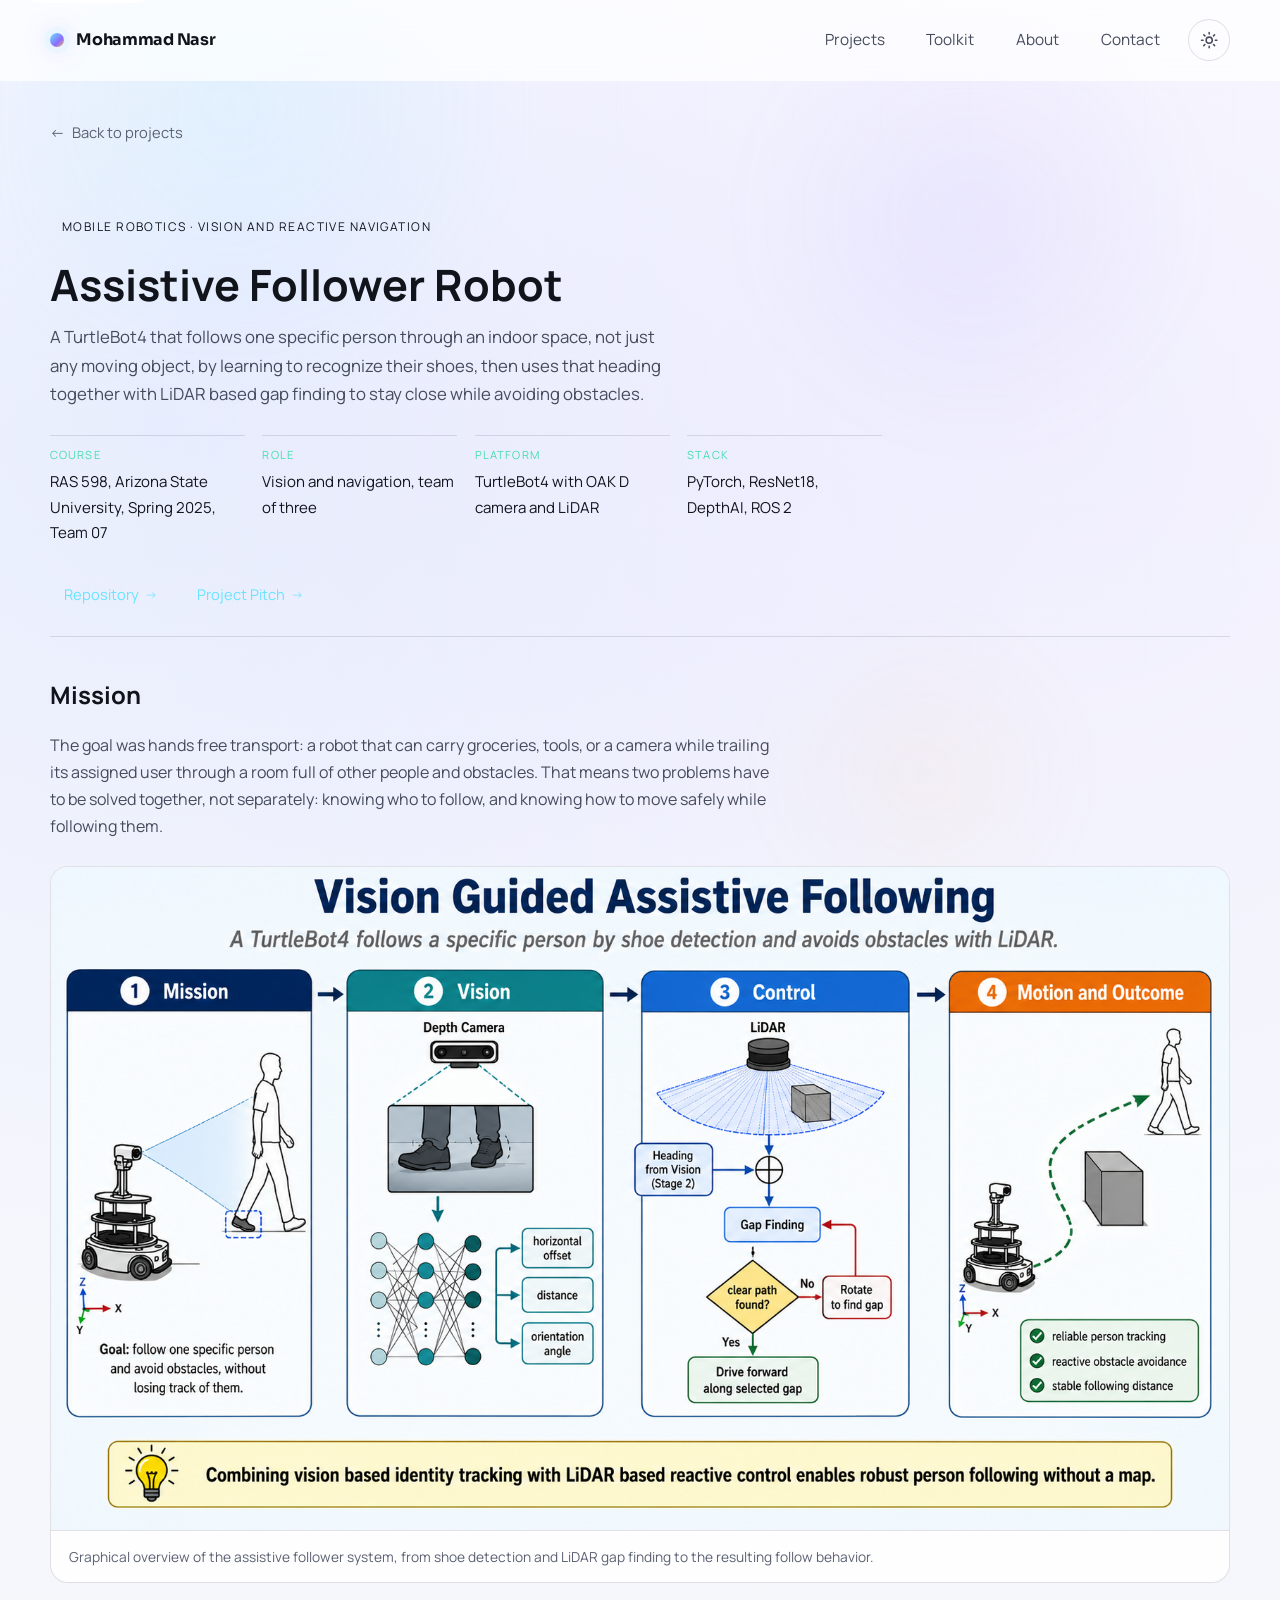
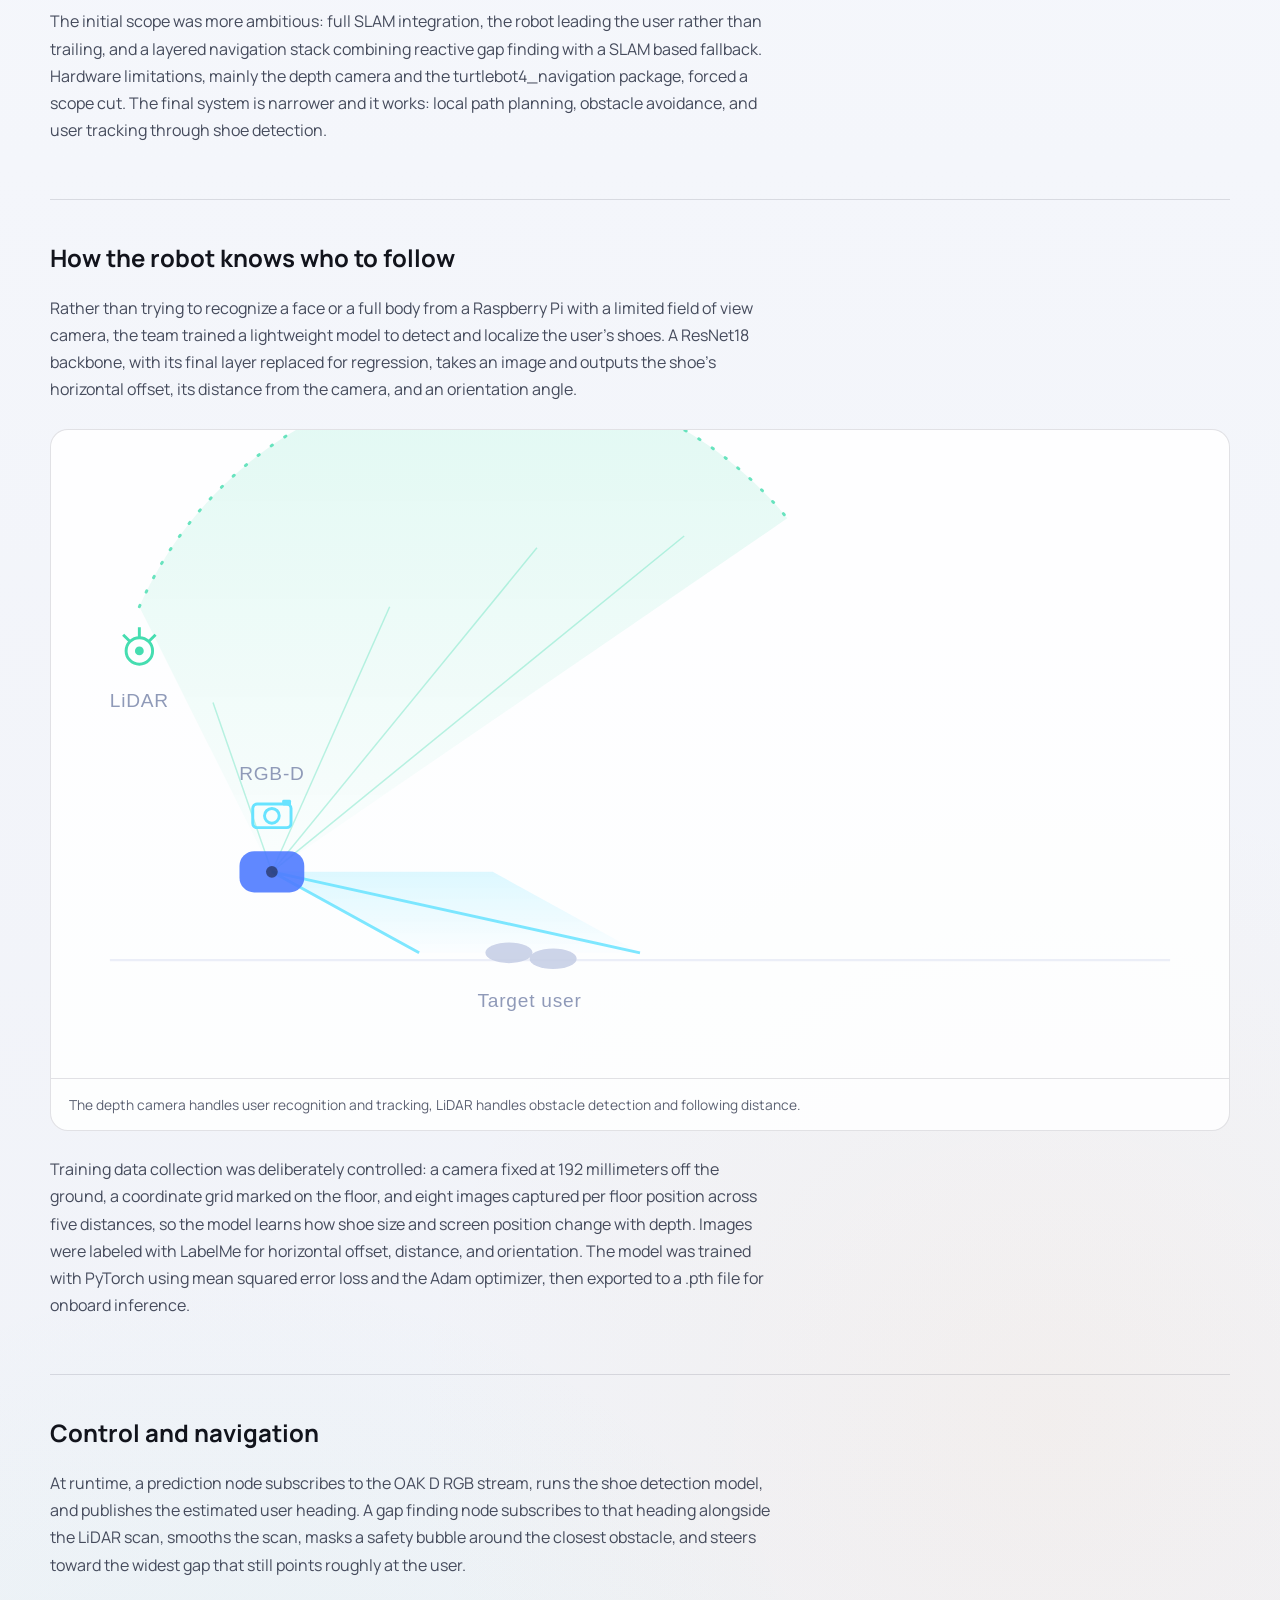
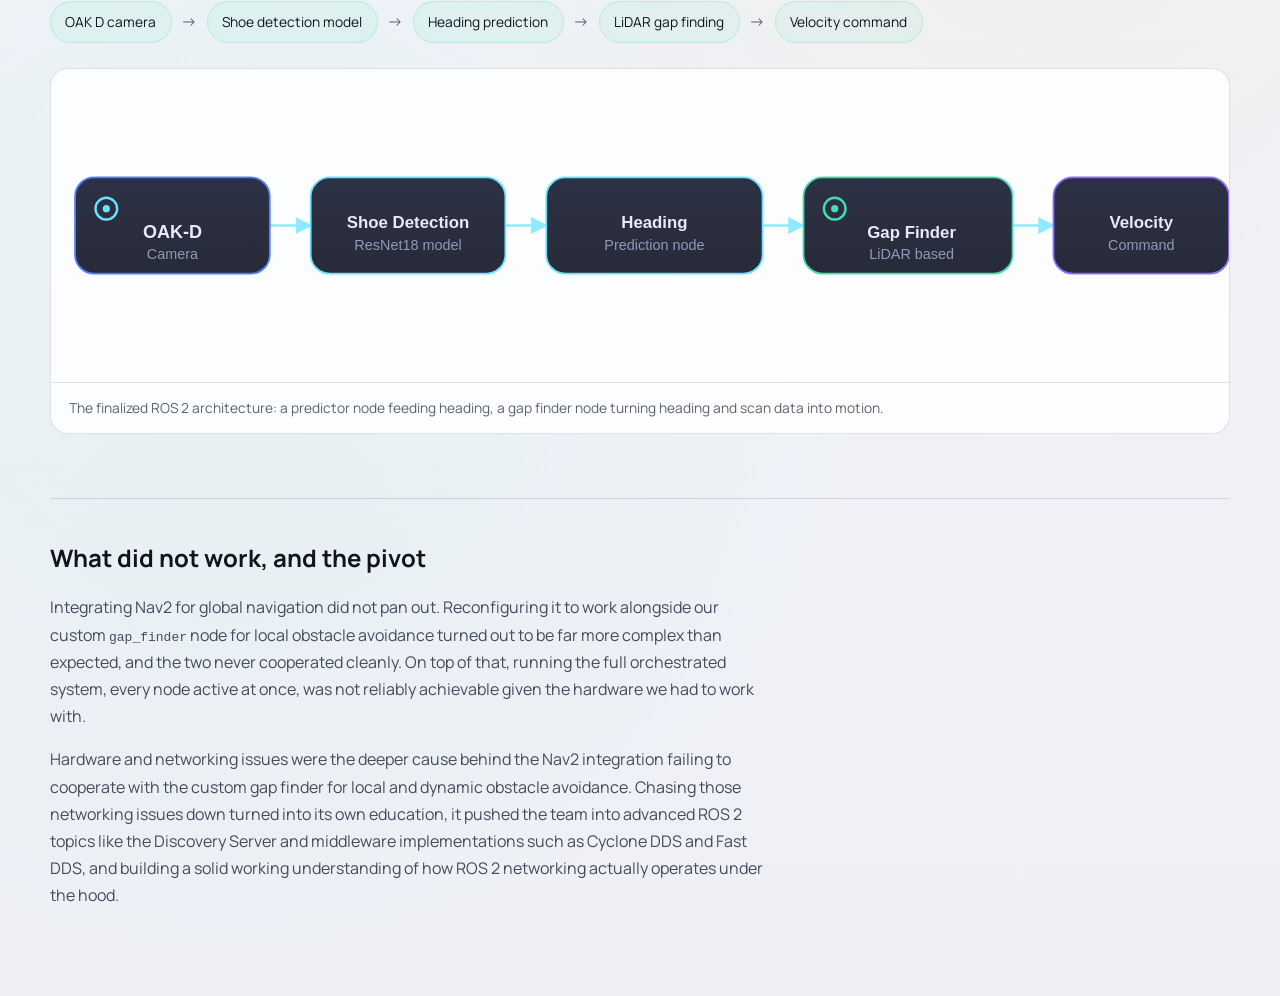
<file: writeups/assistive-follower.html>
<!DOCTYPE html>
<html lang="en">
  <head>
    <meta charset="UTF-8" />
    <script>
      (function () {
        var stored = localStorage.getItem("theme");
        var theme = stored || (window.matchMedia("(prefers-color-scheme: light)").matches ? "light" : "dark");
        document.documentElement.setAttribute("data-theme", theme);
      })();
    </script>
    <meta name="viewport" content="width=device-width, initial-scale=1.0" />
    <meta
      name="description"
      content="Case study: a TurtleBot4 assistive follower robot that tracks a specific user by shoe detection and combines it with LiDAR based reactive navigation."
    />
    <title>Assistive Follower Robot | Mohammad Nasr</title>
    <link rel="preconnect" href="https://fonts.googleapis.com" />
    <link rel="preconnect" href="https://fonts.gstatic.com" crossorigin />
    <link
      href="https://fonts.googleapis.com/css2?family=Manrope:wght@400;500;600;700;800&family=Sora:wght@500;600;700;800&display=swap"
      rel="stylesheet"
    />
    <link rel="stylesheet" href="../assets/css/main.css" />
    <link rel="stylesheet" href="../assets/css/refined.css" />
    <link rel="stylesheet" href="../assets/css/writeup.css" />
  </head>
  <body>
    <a class="skip-link" href="#main-content">Skip to content</a>

    <header class="site-header" id="top">
      <nav class="site-nav" aria-label="Primary navigation">
        <a class="brand-mark" href="../index.html" aria-label="Homepage">
          <span class="brand-dot" aria-hidden="true"></span>
          <span class="brand-text">Mohammad Nasr</span>
        </a>
        <div class="nav-actions">
          <div class="nav-links" id="nav-links">
          <a href="../index.html#projects">Projects</a>
          <a href="../index.html#toolkit">Toolkit</a>
          <a href="../index.html#about">About</a>
          <a href="../index.html#contact">Contact</a>
          </div>

          <button type="button" class="theme-toggle" data-theme-toggle aria-label="Switch to light theme" aria-pressed="false">
            <svg class="theme-toggle-icon theme-toggle-icon-sun" viewBox="0 0 24 24" fill="none" stroke="currentColor" stroke-width="2" stroke-linecap="round" stroke-linejoin="round" aria-hidden="true">
              <circle cx="12" cy="12" r="4"></circle>
              <path d="M12 2v2M12 20v2M4.93 4.93l1.41 1.41M17.66 17.66l1.41 1.41M2 12h2M20 12h2M4.93 19.07l1.41-1.41M17.66 6.34l1.41-1.41"></path>
            </svg>
            <svg class="theme-toggle-icon theme-toggle-icon-moon" viewBox="0 0 24 24" fill="none" stroke="currentColor" stroke-width="2" stroke-linecap="round" stroke-linejoin="round" aria-hidden="true">
              <path d="M21 12.79A9 9 0 1 1 11.21 3 7 7 0 0 0 21 12.79Z"></path>
            </svg>
          </button>
        </div>
      </nav>
    </header>

    <main id="main-content" class="writeup-main">
      <div class="writeup-back">
        <a href="../index.html#projects">Back to projects</a>
      </div>

      <section class="writeup-hero">
        <span class="project-tag">Mobile Robotics &middot; Vision and Reactive Navigation</span>
        <h1>Assistive Follower Robot</h1>
        <p class="writeup-dek">
          A TurtleBot4 that follows one specific person through an indoor space, not just any moving object, by learning to recognize their shoes, then uses that heading together with LiDAR based gap finding to stay close while avoiding obstacles.
        </p>

        <dl class="writeup-meta">
          <li>
            <dt>Course</dt>
            <dd>RAS 598, Arizona State University, Spring 2025, Team 07</dd>
          </li>
          <li>
            <dt>Role</dt>
            <dd>Vision and navigation, team of three</dd>
          </li>
          <li>
            <dt>Platform</dt>
            <dd>TurtleBot4 with OAK D camera and LiDAR</dd>
          </li>
          <li>
            <dt>Stack</dt>
            <dd>PyTorch, ResNet18, DepthAI, ROS 2</dd>
          </li>
        </dl>

        <div class="project-links">
          <a class="project-link" href="https://github.com/RAS598-2025-S-Team07/Final_ROS2_Package" target="_blank" rel="noopener">Repository</a>
          <a class="project-link" href="https://youtu.be/0gbAOOkDoLg" target="_blank" rel="noopener">Project Pitch</a>
        </div>
      </section>

      <section class="writeup-section">
        <h2>Mission</h2>
        <p>
          The goal was hands free transport: a robot that can carry groceries, tools, or a camera while trailing its assigned user through a room full of other people and obstacles. That means two problems have to be solved together, not separately: knowing who to follow, and knowing how to move safely while following them.
        </p>
        <figure class="writeup-figure">
          <img src="../images/writeups/assistive-follower/graphical-abstract.png" alt="Graphical abstract of the assistive follower robot: shoe detection heading fused with LiDAR gap finding to trail a specific user" loading="lazy" />
          <figcaption>Graphical overview of the assistive follower system, from shoe detection and LiDAR gap finding to the resulting follow behavior.</figcaption>
        </figure>
        <p>
          The initial scope was more ambitious: full SLAM integration, the robot leading the user rather than trailing, and a layered navigation stack combining reactive gap finding with a SLAM based fallback. Hardware limitations, mainly the depth camera and the turtlebot4_navigation package, forced a scope cut. The final system is narrower and it works: local path planning, obstacle avoidance, and user tracking through shoe detection.
        </p>
      </section>

      <section class="writeup-section">
        <h2>How the robot knows who to follow</h2>
        <p>
          Rather than trying to recognize a face or a full body from a Raspberry Pi with a limited field of view camera, the team trained a lightweight model to detect and localize the user's shoes. A ResNet18 backbone, with its final layer replaced for regression, takes an image and outputs the shoe's horizontal offset, its distance from the camera, and an orientation angle.
        </p>

        <figure class="writeup-figure">
          <img src="../images/writeups/assistive-follower/sensor-integration.svg" alt="Diagram showing a camera field of view cone aimed at a person's shoes and a wider LiDAR scan arc at the same origin" loading="lazy" />
          <figcaption>The depth camera handles user recognition and tracking, LiDAR handles obstacle detection and following distance.</figcaption>
        </figure>

        <p>
          Training data collection was deliberately controlled: a camera fixed at 192 millimeters off the ground, a coordinate grid marked on the floor, and eight images captured per floor position across five distances, so the model learns how shoe size and screen position change with depth. Images were labeled with LabelMe for horizontal offset, distance, and orientation. The model was trained with PyTorch using mean squared error loss and the Adam optimizer, then exported to a .pth file for onboard inference.
        </p>
      </section>

      <section class="writeup-section">
        <h2>Control and navigation</h2>
        <p>
          At runtime, a prediction node subscribes to the OAK D RGB stream, runs the shoe detection model, and publishes the estimated user heading. A gap finding node subscribes to that heading alongside the LiDAR scan, smooths the scan, masks a safety bubble around the closest obstacle, and steers toward the widest gap that still points roughly at the user.
        </p>

        <ul class="writeup-pipeline">
          <li><span>OAK D camera</span></li>
          <li><span>Shoe detection model</span></li>
          <li><span>Heading prediction</span></li>
          <li><span>LiDAR gap finding</span></li>
          <li><span>Velocity command</span></li>
        </ul>

        <figure class="writeup-figure">
          <img src="../images/writeups/assistive-follower/final-architecture.svg" alt="Node graph: OAK-D camera to shoe detection model to heading prediction to LiDAR gap finder to velocity command" loading="lazy" />
          <figcaption>The finalized ROS 2 architecture: a predictor node feeding heading, a gap finder node turning heading and scan data into motion.</figcaption>
        </figure>
      </section>

      <section class="writeup-section">
        <h2>What did not work, and the pivot</h2>
        <p>
          Integrating Nav2 for global navigation did not pan out. Reconfiguring it to work alongside our custom <code>gap_finder</code> node for local obstacle avoidance turned out to be far more complex than expected, and the two never cooperated cleanly. On top of that, running the full orchestrated system, every node active at once, was not reliably achievable given the hardware we had to work with.
        </p>
        <p>
          Hardware and networking issues were the deeper cause behind the Nav2 integration failing to cooperate with the custom gap finder for local and dynamic obstacle avoidance. Chasing those networking issues down turned into its own education, it pushed the team into advanced ROS 2 topics like the Discovery Server and middleware implementations such as Cyclone DDS and Fast DDS, and building a solid working understanding of how ROS 2 networking actually operates under the hood.
        </p>
      </section>
    </main>
    <script src="../assets/js/main.js"></script>
  </body>
</html>
</file>
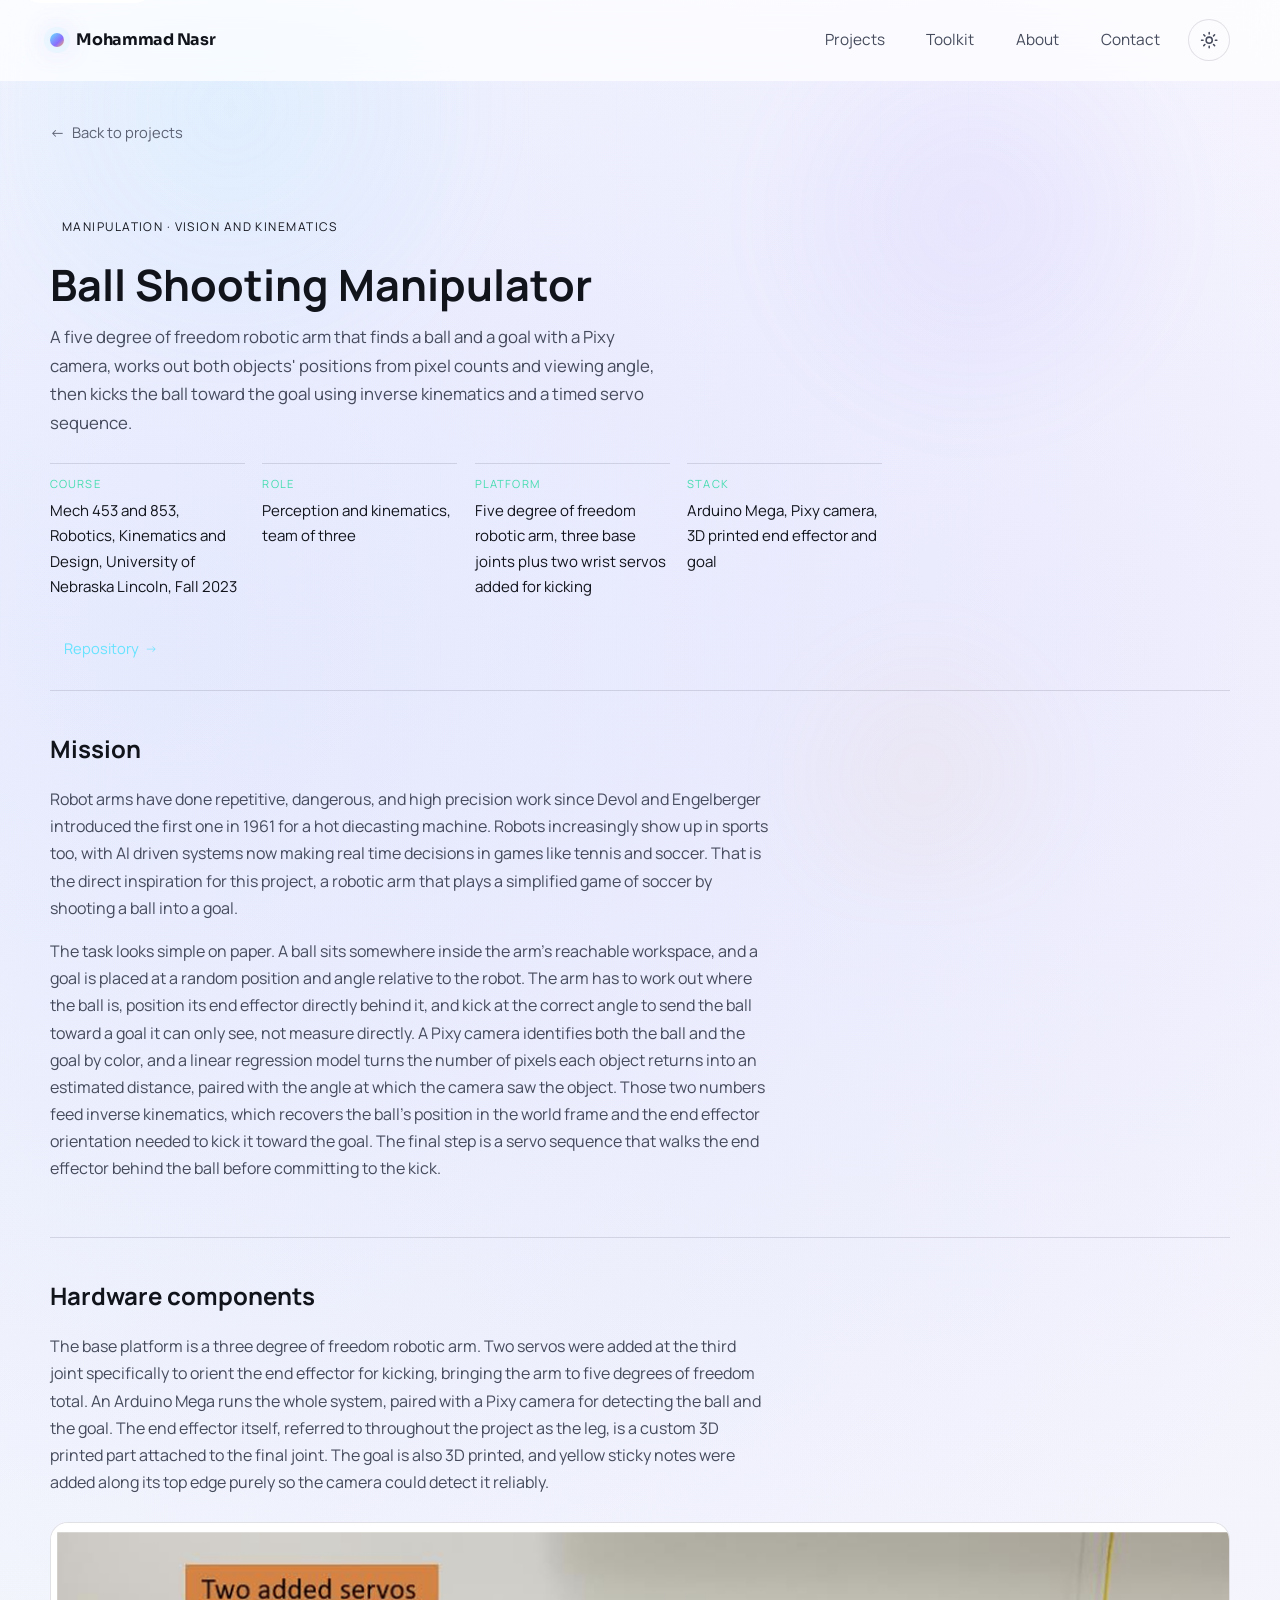
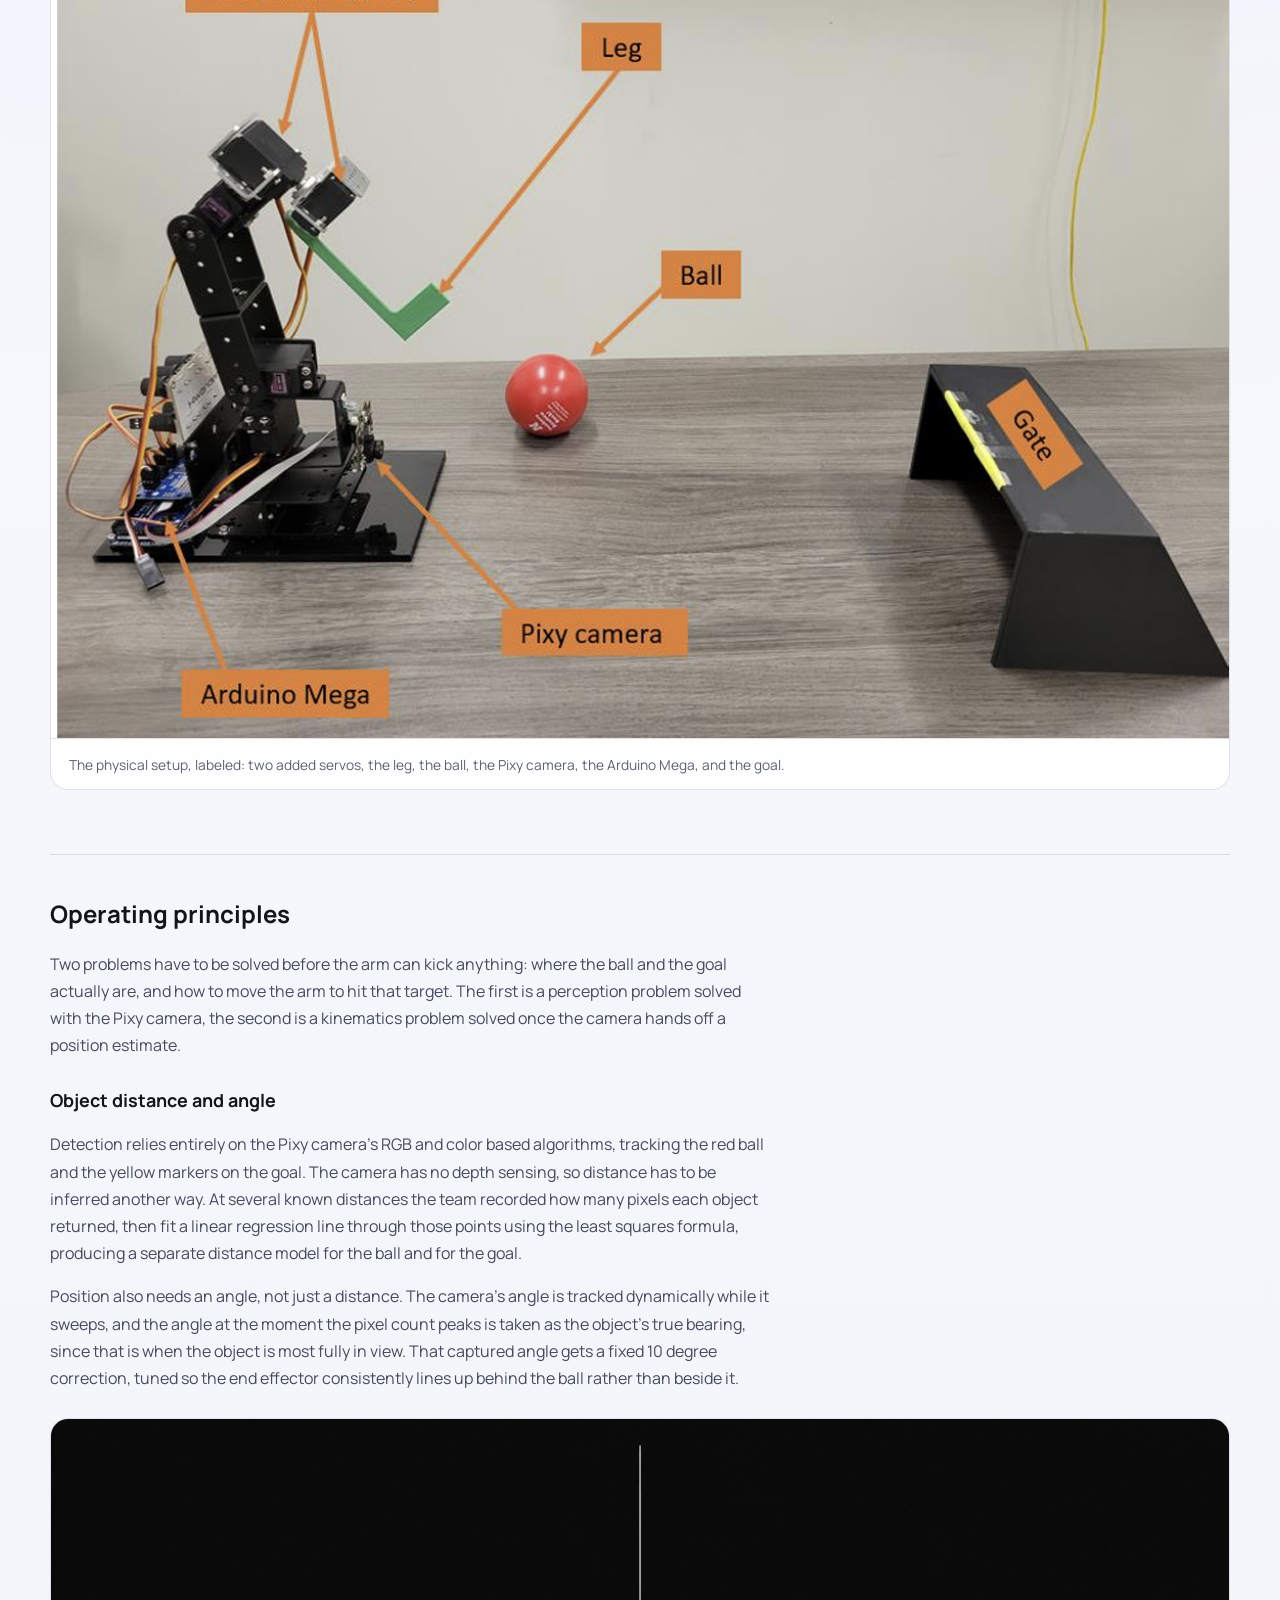
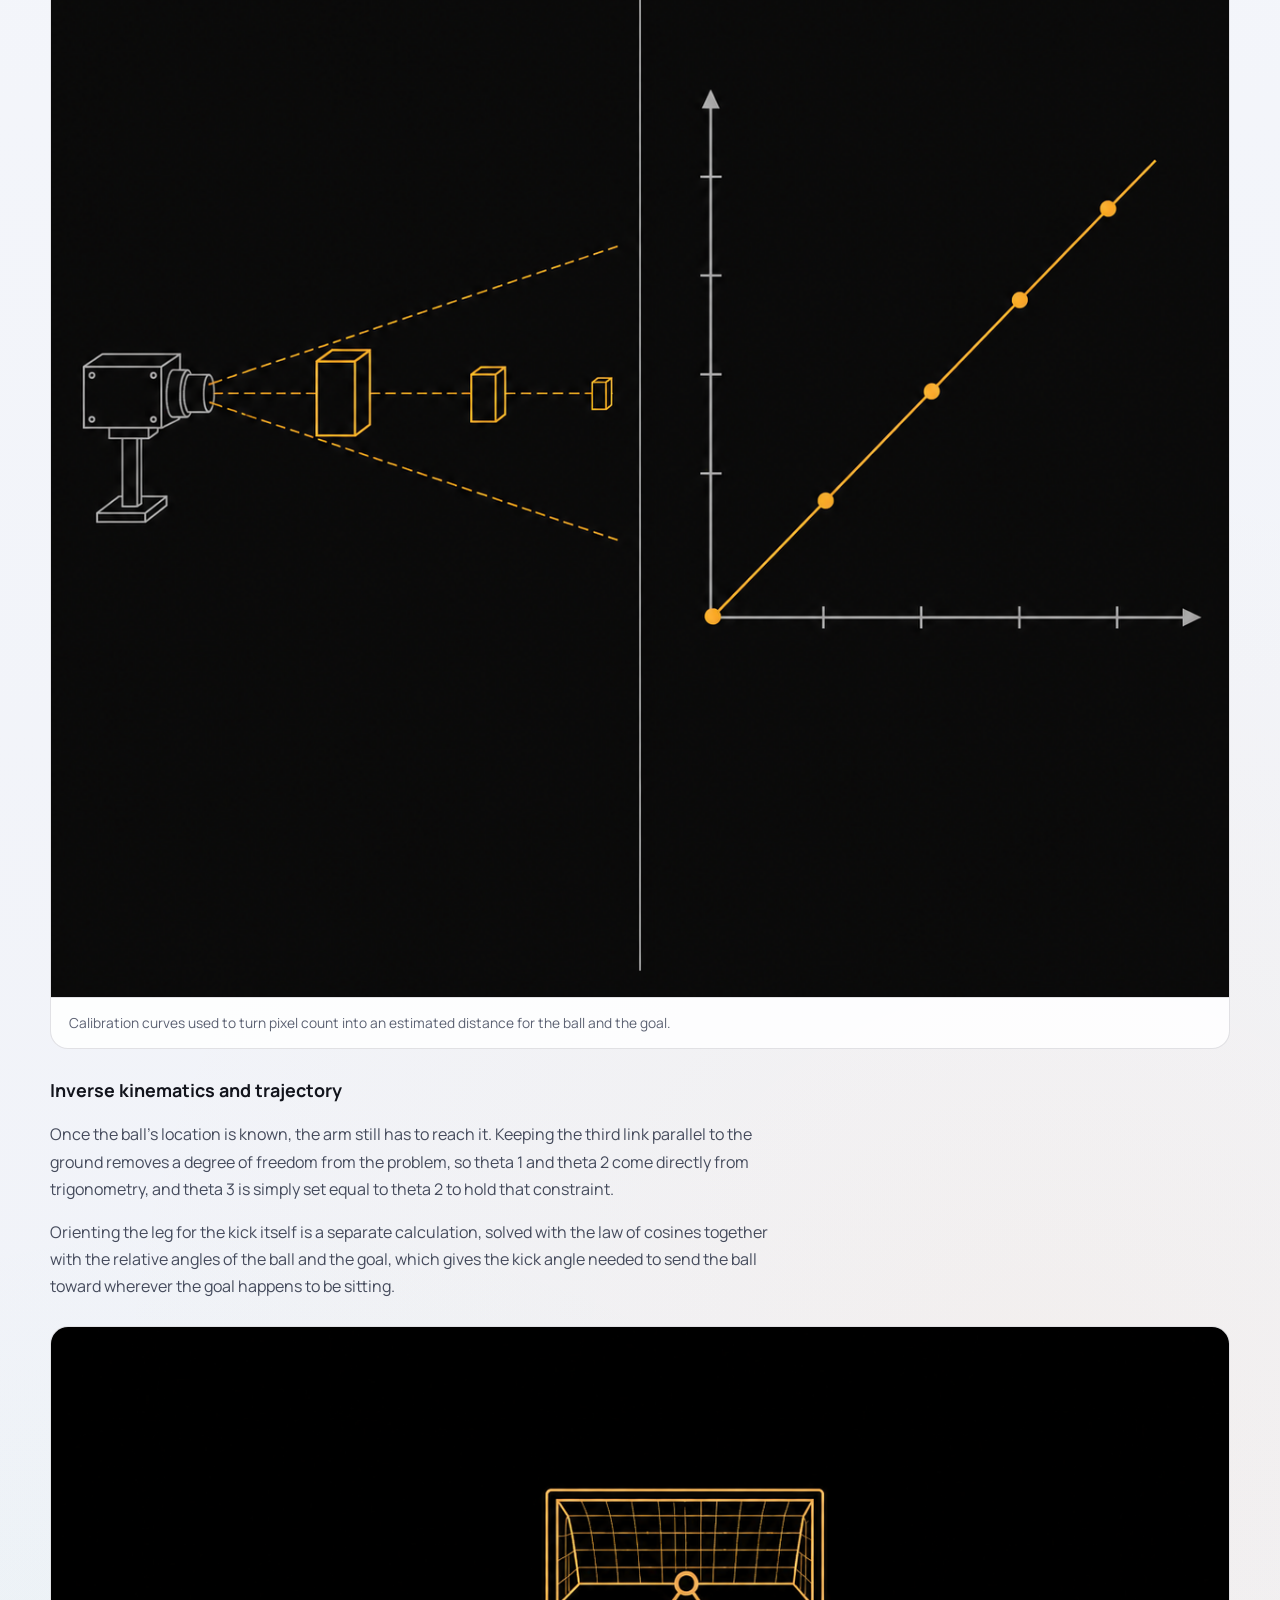
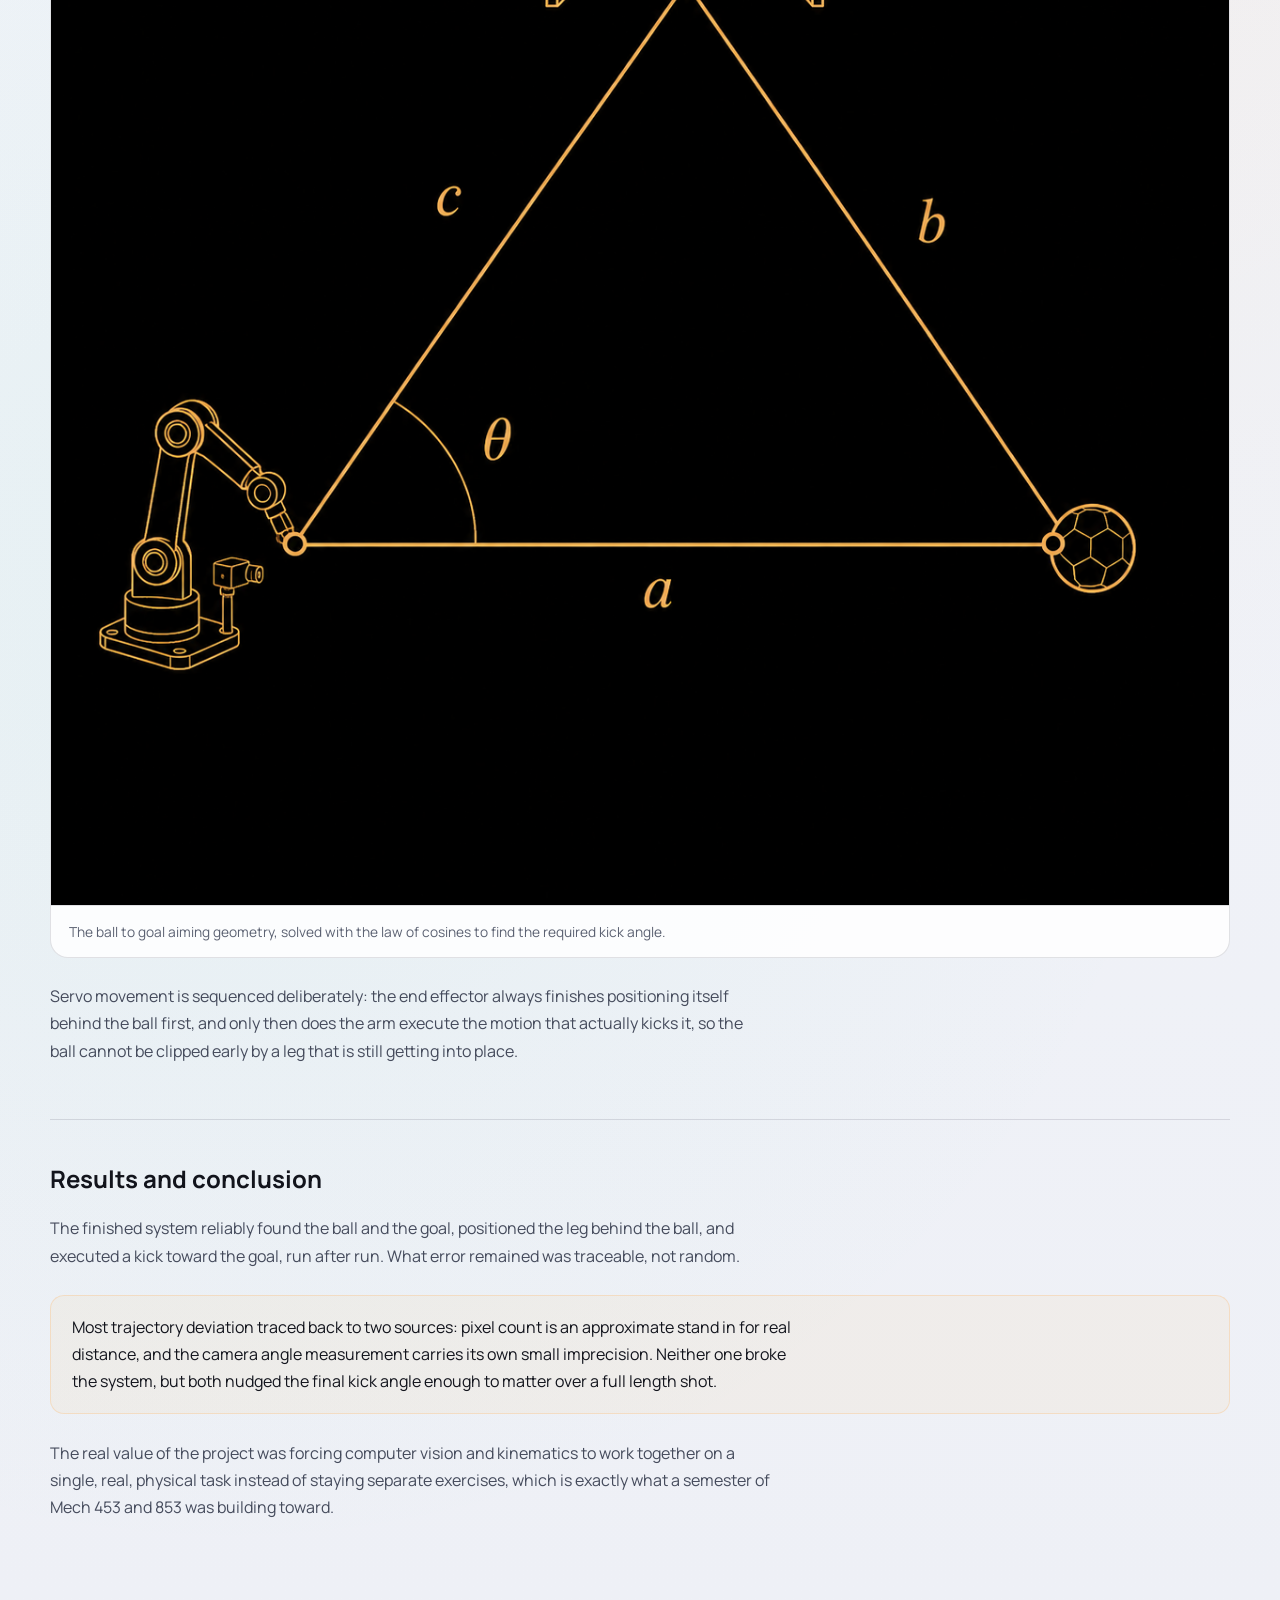
<file: writeups/ball-shooting-manipulator.html>
<!DOCTYPE html>
<html lang="en">
  <head>
    <meta charset="UTF-8" />
    <script>
      (function () {
        var stored = localStorage.getItem("theme");
        var theme = stored || (window.matchMedia("(prefers-color-scheme: light)").matches ? "light" : "dark");
        document.documentElement.setAttribute("data-theme", theme);
      })();
    </script>
    <meta name="viewport" content="width=device-width, initial-scale=1.0" />
    <meta
      name="description"
      content="Case study: a five degree of freedom robotic arm that finds a ball and a goal with a Pixy camera, then kicks the ball toward the goal using inverse kinematics."
    />
    <title>Ball Shooting Manipulator | Mohammad Nasr</title>
    <link rel="preconnect" href="https://fonts.googleapis.com" />
    <link rel="preconnect" href="https://fonts.gstatic.com" crossorigin />
    <link
      href="https://fonts.googleapis.com/css2?family=Manrope:wght@400;500;600;700;800&family=Sora:wght@500;600;700;800&display=swap"
      rel="stylesheet"
    />
    <link rel="stylesheet" href="../assets/css/main.css" />
    <link rel="stylesheet" href="../assets/css/refined.css" />
    <link rel="stylesheet" href="../assets/css/writeup.css" />
  </head>
  <body>
    <a class="skip-link" href="#main-content">Skip to content</a>

    <header class="site-header" id="top">
      <nav class="site-nav" aria-label="Primary navigation">
        <a class="brand-mark" href="../index.html" aria-label="Homepage">
          <span class="brand-dot" aria-hidden="true"></span>
          <span class="brand-text">Mohammad Nasr</span>
        </a>
        <div class="nav-actions">
          <div class="nav-links" id="nav-links">
          <a href="../index.html#projects">Projects</a>
          <a href="../index.html#toolkit">Toolkit</a>
          <a href="../index.html#about">About</a>
          <a href="../index.html#contact">Contact</a>
          </div>

          <button type="button" class="theme-toggle" data-theme-toggle aria-label="Switch to light theme" aria-pressed="false">
            <svg class="theme-toggle-icon theme-toggle-icon-sun" viewBox="0 0 24 24" fill="none" stroke="currentColor" stroke-width="2" stroke-linecap="round" stroke-linejoin="round" aria-hidden="true">
              <circle cx="12" cy="12" r="4"></circle>
              <path d="M12 2v2M12 20v2M4.93 4.93l1.41 1.41M17.66 17.66l1.41 1.41M2 12h2M20 12h2M4.93 19.07l1.41-1.41M17.66 6.34l1.41-1.41"></path>
            </svg>
            <svg class="theme-toggle-icon theme-toggle-icon-moon" viewBox="0 0 24 24" fill="none" stroke="currentColor" stroke-width="2" stroke-linecap="round" stroke-linejoin="round" aria-hidden="true">
              <path d="M21 12.79A9 9 0 1 1 11.21 3 7 7 0 0 0 21 12.79Z"></path>
            </svg>
          </button>
        </div>
      </nav>
    </header>

    <main id="main-content" class="writeup-main">
      <div class="writeup-back">
        <a href="../index.html#projects">Back to projects</a>
      </div>

      <section class="writeup-hero">
        <span class="project-tag">Manipulation &middot; Vision and Kinematics</span>
        <h1>Ball Shooting Manipulator</h1>
        <p class="writeup-dek">
          A five degree of freedom robotic arm that finds a ball and a goal with a Pixy camera, works out both objects' positions from pixel counts and viewing angle, then kicks the ball toward the goal using inverse kinematics and a timed servo sequence.
        </p>

        <dl class="writeup-meta">
          <li>
            <dt>Course</dt>
            <dd>Mech 453 and 853, Robotics, Kinematics and Design, University of Nebraska Lincoln, Fall 2023</dd>
          </li>
          <li>
            <dt>Role</dt>
            <dd>Perception and kinematics, team of three</dd>
          </li>
          <li>
            <dt>Platform</dt>
            <dd>Five degree of freedom robotic arm, three base joints plus two wrist servos added for kicking</dd>
          </li>
          <li>
            <dt>Stack</dt>
            <dd>Arduino Mega, Pixy camera, 3D printed end effector and goal</dd>
          </li>
        </dl>

        <div class="project-links">
          <a class="project-link" href="https://github.com/mohammadnsr1/Robotic_Manipulation_UNL" target="_blank" rel="noopener">Repository</a>
        </div>
      </section>

      <section class="writeup-section">
        <h2>Mission</h2>
        <p>
          Robot arms have done repetitive, dangerous, and high precision work since Devol and Engelberger introduced the first one in 1961 for a hot diecasting machine. Robots increasingly show up in sports too, with AI driven systems now making real time decisions in games like tennis and soccer. That is the direct inspiration for this project, a robotic arm that plays a simplified game of soccer by shooting a ball into a goal.
        </p>
        <p>
          The task looks simple on paper. A ball sits somewhere inside the arm's reachable workspace, and a goal is placed at a random position and angle relative to the robot. The arm has to work out where the ball is, position its end effector directly behind it, and kick at the correct angle to send the ball toward a goal it can only see, not measure directly. A Pixy camera identifies both the ball and the goal by color, and a linear regression model turns the number of pixels each object returns into an estimated distance, paired with the angle at which the camera saw the object. Those two numbers feed inverse kinematics, which recovers the ball's position in the world frame and the end effector orientation needed to kick it toward the goal. The final step is a servo sequence that walks the end effector behind the ball before committing to the kick.
        </p>
      </section>

      <section class="writeup-section">
        <h2>Hardware components</h2>
        <p>
          The base platform is a three degree of freedom robotic arm. Two servos were added at the third joint specifically to orient the end effector for kicking, bringing the arm to five degrees of freedom total. An Arduino Mega runs the whole system, paired with a Pixy camera for detecting the ball and the goal. The end effector itself, referred to throughout the project as the leg, is a custom 3D printed part attached to the final joint. The goal is also 3D printed, and yellow sticky notes were added along its top edge purely so the camera could detect it reliably.
        </p>
        <figure class="writeup-figure">
          <img src="../images/Ball_shoot.png" alt="The physical Ball Shooting Manipulator setup, labeled with the two added servos, the leg, the ball, the Pixy camera, the Arduino Mega, and the goal" loading="lazy" />
          <figcaption>The physical setup, labeled: two added servos, the leg, the ball, the Pixy camera, the Arduino Mega, and the goal.</figcaption>
        </figure>
      </section>

      <section class="writeup-section">
        <h2>Operating principles</h2>
        <p>
          Two problems have to be solved before the arm can kick anything: where the ball and the goal actually are, and how to move the arm to hit that target. The first is a perception problem solved with the Pixy camera, the second is a kinematics problem solved once the camera hands off a position estimate.
        </p>

        <h3>Object distance and angle</h3>
        <p>
          Detection relies entirely on the Pixy camera's RGB and color based algorithms, tracking the red ball and the yellow markers on the goal. The camera has no depth sensing, so distance has to be inferred another way. At several known distances the team recorded how many pixels each object returned, then fit a linear regression line through those points using the least squares formula, producing a separate distance model for the ball and for the goal.
        </p>
        <p>
          Position also needs an angle, not just a distance. The camera's angle is tracked dynamically while it sweeps, and the angle at the moment the pixel count peaks is taken as the object's true bearing, since that is when the object is most fully in view. That captured angle gets a fixed 10 degree correction, tuned so the end effector consistently lines up behind the ball rather than beside it.
        </p>
        <figure class="writeup-figure">
          <img src="../images/ball_shoot_estimate.png" alt="Calibration diagram showing pixel count plotted against known distance for the ball and the goal, with a linear regression fit for each" loading="lazy" />
          <figcaption>Calibration curves used to turn pixel count into an estimated distance for the ball and the goal.</figcaption>
        </figure>

        <h3>Inverse kinematics and trajectory</h3>
        <p>
          Once the ball's location is known, the arm still has to reach it. Keeping the third link parallel to the ground removes a degree of freedom from the problem, so theta 1 and theta 2 come directly from trigonometry, and theta 3 is simply set equal to theta 2 to hold that constraint.
        </p>
        <p>
          Orienting the leg for the kick itself is a separate calculation, solved with the law of cosines together with the relative angles of the ball and the goal, which gives the kick angle needed to send the ball toward wherever the goal happens to be sitting.
        </p>
        <figure class="writeup-figure">
          <img src="../images/ball_shoot_math.png" alt="Geometry diagram of the ball to goal aiming triangle, solved with the law of cosines to find the required kick angle" loading="lazy" />
          <figcaption>The ball to goal aiming geometry, solved with the law of cosines to find the required kick angle.</figcaption>
        </figure>
        <p>
          Servo movement is sequenced deliberately: the end effector always finishes positioning itself behind the ball first, and only then does the arm execute the motion that actually kicks it, so the ball cannot be clipped early by a leg that is still getting into place.
        </p>
      </section>

      <section class="writeup-section">
        <h2>Results and conclusion</h2>
        <p>
          The finished system reliably found the ball and the goal, positioned the leg behind the ball, and executed a kick toward the goal, run after run. What error remained was traceable, not random.
        </p>

        <div class="writeup-callout">
          <p>
            Most trajectory deviation traced back to two sources: pixel count is an approximate stand in for real distance, and the camera angle measurement carries its own small imprecision. Neither one broke the system, but both nudged the final kick angle enough to matter over a full length shot.
          </p>
        </div>

        <p>
          The real value of the project was forcing computer vision and kinematics to work together on a single, real, physical task instead of staying separate exercises, which is exactly what a semester of Mech 453 and 853 was building toward.
        </p>
      </section>
    </main>
    <script src="../assets/js/main.js"></script>
  </body>
</html>
</file>
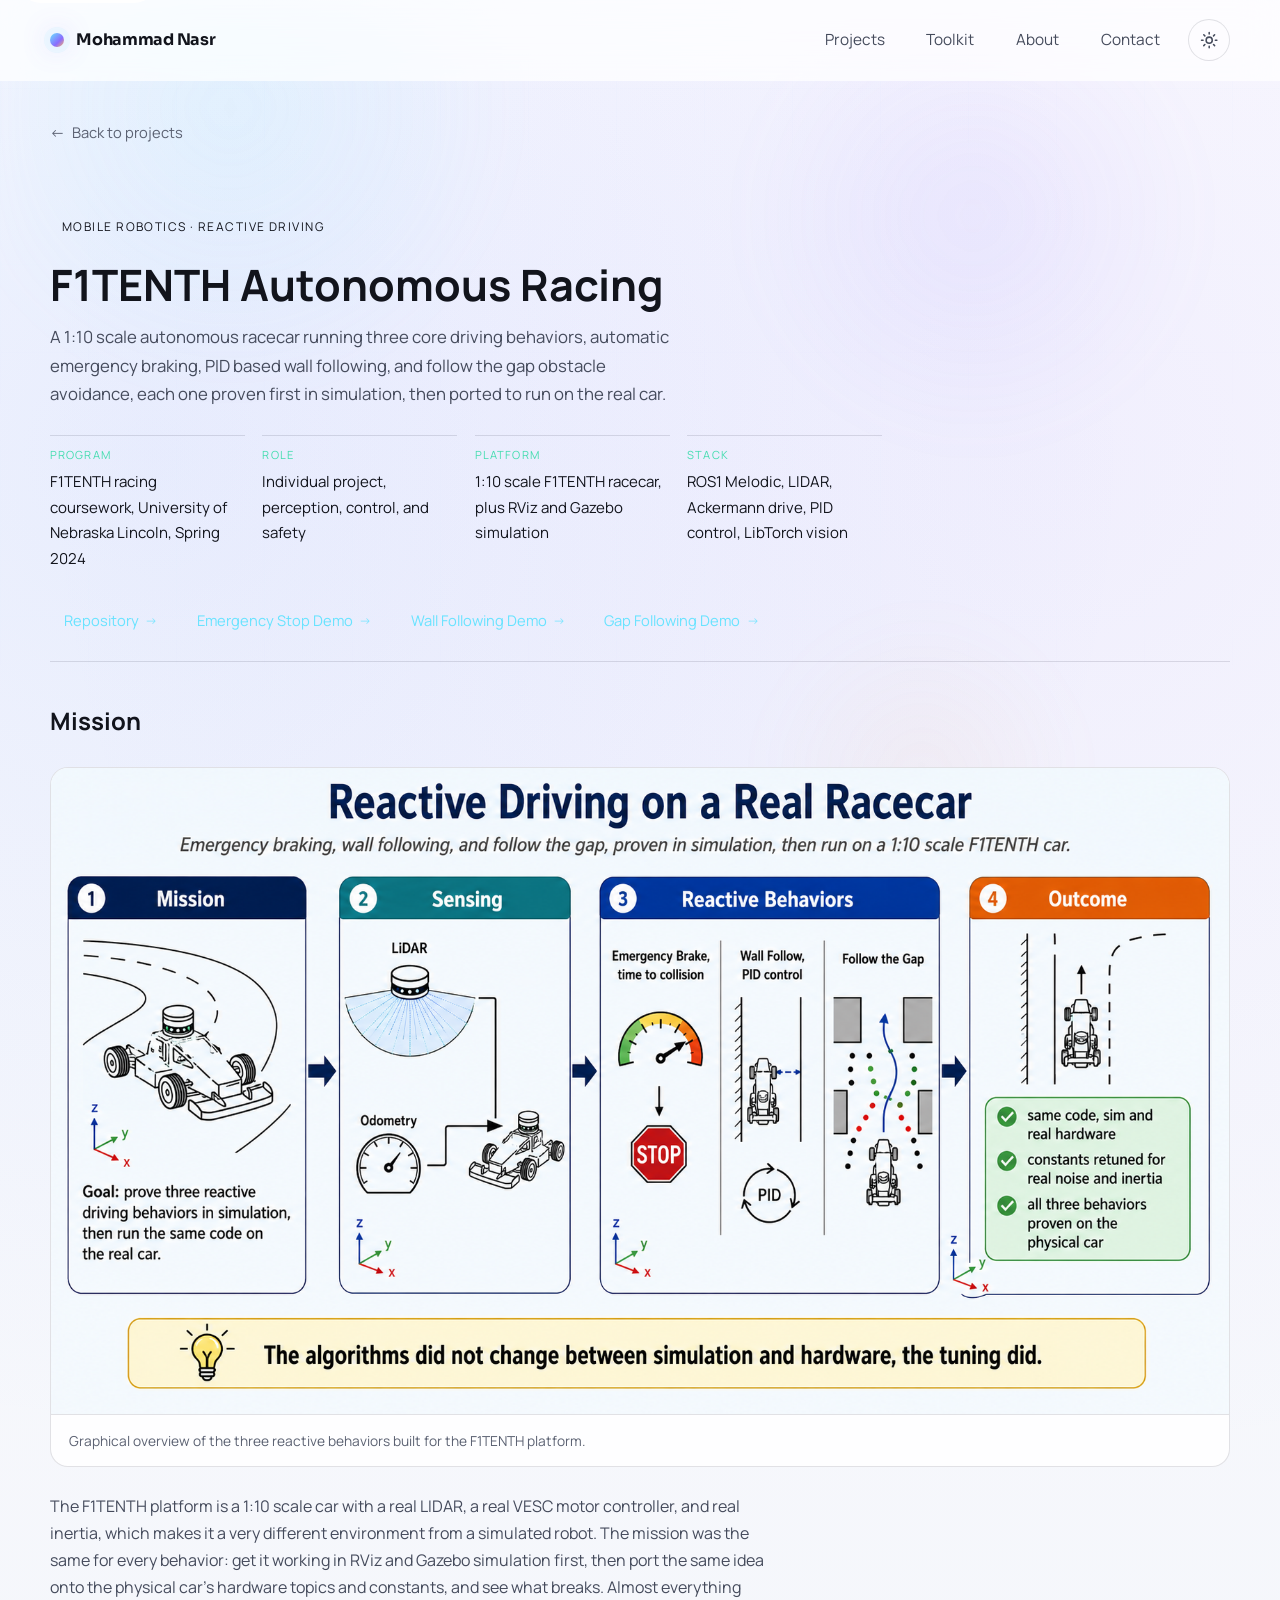
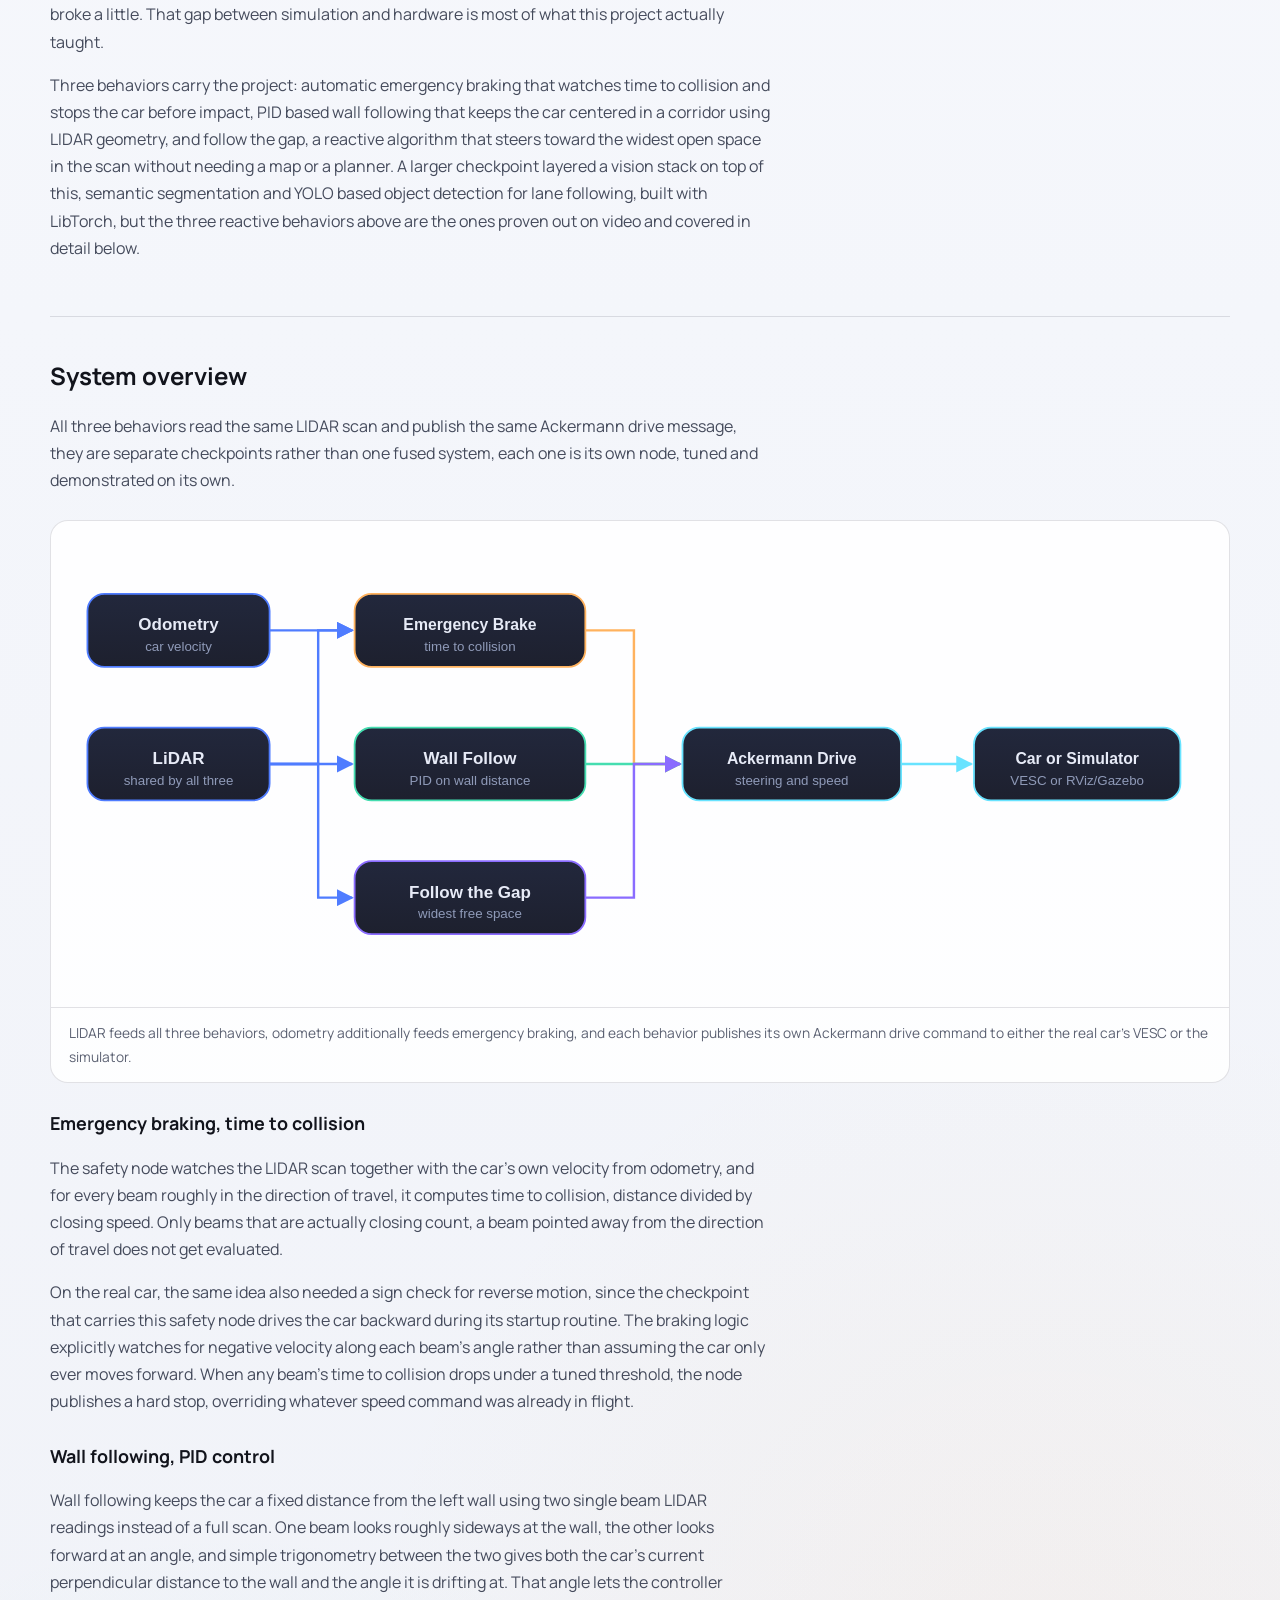
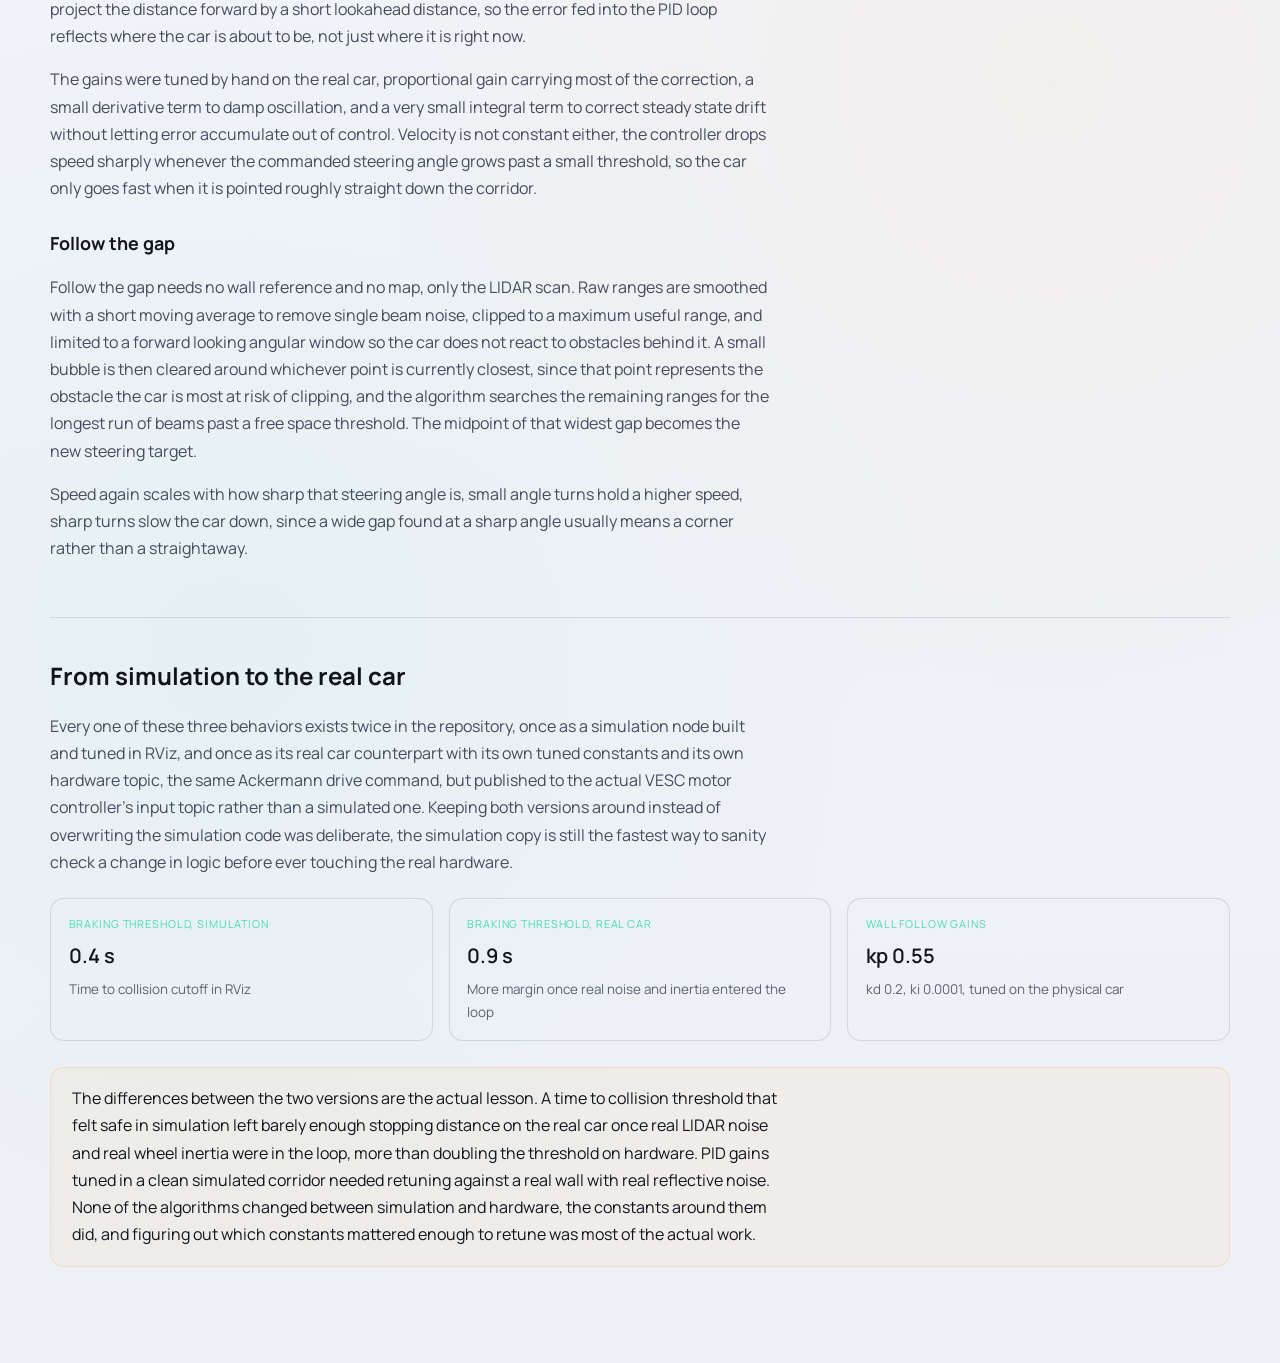
<file: writeups/f1tenth.html>
<!DOCTYPE html>
<html lang="en">
  <head>
    <meta charset="UTF-8" />
    <script>
      (function () {
        var stored = localStorage.getItem("theme");
        var theme = stored || (window.matchMedia("(prefers-color-scheme: light)").matches ? "light" : "dark");
        document.documentElement.setAttribute("data-theme", theme);
      })();
    </script>
    <meta name="viewport" content="width=device-width, initial-scale=1.0" />
    <meta
      name="description"
      content="Case study: a 1:10 scale F1TENTH autonomous racecar running emergency braking, PID wall following, and follow the gap, developed in simulation and ported to real hardware."
    />
    <title>F1TENTH Autonomous Racing | Mohammad Nasr</title>
    <link rel="preconnect" href="https://fonts.googleapis.com" />
    <link rel="preconnect" href="https://fonts.gstatic.com" crossorigin />
    <link
      href="https://fonts.googleapis.com/css2?family=Manrope:wght@400;500;600;700;800&family=Sora:wght@500;600;700;800&display=swap"
      rel="stylesheet"
    />
    <link rel="stylesheet" href="../assets/css/main.css" />
    <link rel="stylesheet" href="../assets/css/refined.css" />
    <link rel="stylesheet" href="../assets/css/writeup.css" />
  </head>
  <body>
    <a class="skip-link" href="#main-content">Skip to content</a>

    <header class="site-header" id="top">
      <nav class="site-nav" aria-label="Primary navigation">
        <a class="brand-mark" href="../index.html" aria-label="Homepage">
          <span class="brand-dot" aria-hidden="true"></span>
          <span class="brand-text">Mohammad Nasr</span>
        </a>
        <div class="nav-actions">
          <div class="nav-links" id="nav-links">
          <a href="../index.html#projects">Projects</a>
          <a href="../index.html#toolkit">Toolkit</a>
          <a href="../index.html#about">About</a>
          <a href="../index.html#contact">Contact</a>
          </div>

          <button type="button" class="theme-toggle" data-theme-toggle aria-label="Switch to light theme" aria-pressed="false">
            <svg class="theme-toggle-icon theme-toggle-icon-sun" viewBox="0 0 24 24" fill="none" stroke="currentColor" stroke-width="2" stroke-linecap="round" stroke-linejoin="round" aria-hidden="true">
              <circle cx="12" cy="12" r="4"></circle>
              <path d="M12 2v2M12 20v2M4.93 4.93l1.41 1.41M17.66 17.66l1.41 1.41M2 12h2M20 12h2M4.93 19.07l1.41-1.41M17.66 6.34l1.41-1.41"></path>
            </svg>
            <svg class="theme-toggle-icon theme-toggle-icon-moon" viewBox="0 0 24 24" fill="none" stroke="currentColor" stroke-width="2" stroke-linecap="round" stroke-linejoin="round" aria-hidden="true">
              <path d="M21 12.79A9 9 0 1 1 11.21 3 7 7 0 0 0 21 12.79Z"></path>
            </svg>
          </button>
        </div>
      </nav>
    </header>

    <main id="main-content" class="writeup-main">
      <div class="writeup-back">
        <a href="../index.html#projects">Back to projects</a>
      </div>

      <section class="writeup-hero">
        <span class="project-tag">Mobile Robotics &middot; Reactive Driving</span>
        <h1>F1TENTH Autonomous Racing</h1>
        <p class="writeup-dek">
          A 1:10 scale autonomous racecar running three core driving behaviors, automatic emergency braking, PID based wall following, and follow the gap obstacle avoidance, each one proven first in simulation, then ported to run on the real car.
        </p>

        <dl class="writeup-meta">
          <li>
            <dt>Program</dt>
            <dd>F1TENTH racing coursework, University of Nebraska Lincoln, Spring 2024</dd>
          </li>
          <li>
            <dt>Role</dt>
            <dd>Individual project, perception, control, and safety</dd>
          </li>
          <li>
            <dt>Platform</dt>
            <dd>1:10 scale F1TENTH racecar, plus RViz and Gazebo simulation</dd>
          </li>
          <li>
            <dt>Stack</dt>
            <dd>ROS1 Melodic, LIDAR, Ackermann drive, PID control, LibTorch vision</dd>
          </li>
        </dl>

        <div class="project-links">
          <a class="project-link" href="https://github.com/mohammadnsr1/F1_Tenth_Race" target="_blank" rel="noopener">Repository</a>
          <a class="project-link" href="https://youtu.be/KE6Gm_n-vx4" target="_blank" rel="noopener">Emergency Stop Demo</a>
          <a class="project-link" href="https://youtu.be/sH-kk-u68Sw" target="_blank" rel="noopener">Wall Following Demo</a>
          <a class="project-link" href="https://youtube.com/shorts/PTzITnJQ0x0?feature=share" target="_blank" rel="noopener">Gap Following Demo</a>
        </div>
      </section>

      <section class="writeup-section">
        <h2>Mission</h2>
        <figure class="writeup-figure">
          <img src="../images/writeups/f1tenth/graphical-abstract.png" alt="Graphical abstract of the F1TENTH project: LIDAR driven emergency braking, wall following, and follow the gap behaviors on a real racecar" loading="lazy" />
          <figcaption>Graphical overview of the three reactive behaviors built for the F1TENTH platform.</figcaption>
        </figure>
        <p>
          The F1TENTH platform is a 1:10 scale car with a real LIDAR, a real VESC motor controller, and real inertia, which makes it a very different environment from a simulated robot. The mission was the same for every behavior: get it working in RViz and Gazebo simulation first, then port the same idea onto the physical car's hardware topics and constants, and see what breaks. Almost everything broke a little. That gap between simulation and hardware is most of what this project actually taught.
        </p>
        <p>
          Three behaviors carry the project: automatic emergency braking that watches time to collision and stops the car before impact, PID based wall following that keeps the car centered in a corridor using LIDAR geometry, and follow the gap, a reactive algorithm that steers toward the widest open space in the scan without needing a map or a planner. A larger checkpoint layered a vision stack on top of this, semantic segmentation and YOLO based object detection for lane following, built with LibTorch, but the three reactive behaviors above are the ones proven out on video and covered in detail below.
        </p>
      </section>

      <section class="writeup-section">
        <h2>System overview</h2>
        <p>
          All three behaviors read the same LIDAR scan and publish the same Ackermann drive message, they are separate checkpoints rather than one fused system, each one is its own node, tuned and demonstrated on its own.
        </p>
        <figure class="writeup-figure">
          <img src="../images/writeups/f1tenth/architecture-diagram.svg" alt="Diagram showing LIDAR and odometry feeding three parallel behaviors, emergency braking, PID wall following, and follow the gap, which each publish an Ackermann drive command to the car" loading="lazy" />
          <figcaption>LIDAR feeds all three behaviors, odometry additionally feeds emergency braking, and each behavior publishes its own Ackermann drive command to either the real car's VESC or the simulator.</figcaption>
        </figure>

        <h3>Emergency braking, time to collision</h3>
        <p>
          The safety node watches the LIDAR scan together with the car's own velocity from odometry, and for every beam roughly in the direction of travel, it computes time to collision, distance divided by closing speed. Only beams that are actually closing count, a beam pointed away from the direction of travel does not get evaluated.
        </p>
        <p>
          On the real car, the same idea also needed a sign check for reverse motion, since the checkpoint that carries this safety node drives the car backward during its startup routine. The braking logic explicitly watches for negative velocity along each beam's angle rather than assuming the car only ever moves forward. When any beam's time to collision drops under a tuned threshold, the node publishes a hard stop, overriding whatever speed command was already in flight.
        </p>

        <h3>Wall following, PID control</h3>
        <p>
          Wall following keeps the car a fixed distance from the left wall using two single beam LIDAR readings instead of a full scan. One beam looks roughly sideways at the wall, the other looks forward at an angle, and simple trigonometry between the two gives both the car's current perpendicular distance to the wall and the angle it is drifting at. That angle lets the controller project the distance forward by a short lookahead distance, so the error fed into the PID loop reflects where the car is about to be, not just where it is right now.
        </p>
        <p>
          The gains were tuned by hand on the real car, proportional gain carrying most of the correction, a small derivative term to damp oscillation, and a very small integral term to correct steady state drift without letting error accumulate out of control. Velocity is not constant either, the controller drops speed sharply whenever the commanded steering angle grows past a small threshold, so the car only goes fast when it is pointed roughly straight down the corridor.
        </p>

        <h3>Follow the gap</h3>
        <p>
          Follow the gap needs no wall reference and no map, only the LIDAR scan. Raw ranges are smoothed with a short moving average to remove single beam noise, clipped to a maximum useful range, and limited to a forward looking angular window so the car does not react to obstacles behind it. A small bubble is then cleared around whichever point is currently closest, since that point represents the obstacle the car is most at risk of clipping, and the algorithm searches the remaining ranges for the longest run of beams past a free space threshold. The midpoint of that widest gap becomes the new steering target.
        </p>
        <p>
          Speed again scales with how sharp that steering angle is, small angle turns hold a higher speed, sharp turns slow the car down, since a wide gap found at a sharp angle usually means a corner rather than a straightaway.
        </p>
      </section>

      <section class="writeup-section">
        <h2>From simulation to the real car</h2>
        <p>
          Every one of these three behaviors exists twice in the repository, once as a simulation node built and tuned in RViz, and once as its real car counterpart with its own tuned constants and its own hardware topic, the same Ackermann drive command, but published to the actual VESC motor controller's input topic rather than a simulated one. Keeping both versions around instead of overwriting the simulation code was deliberate, the simulation copy is still the fastest way to sanity check a change in logic before ever touching the real hardware.
        </p>

        <ul class="writeup-stats">
          <li>
            <span class="stat-label">Braking threshold, simulation</span>
            <span class="stat-value">0.4 s</span>
            <span class="stat-note">Time to collision cutoff in RViz</span>
          </li>
          <li>
            <span class="stat-label">Braking threshold, real car</span>
            <span class="stat-value">0.9 s</span>
            <span class="stat-note">More margin once real noise and inertia entered the loop</span>
          </li>
          <li>
            <span class="stat-label">Wall follow gains</span>
            <span class="stat-value">kp 0.55</span>
            <span class="stat-note">kd 0.2, ki 0.0001, tuned on the physical car</span>
          </li>
        </ul>

        <div class="writeup-callout">
          <p>
            The differences between the two versions are the actual lesson. A time to collision threshold that felt safe in simulation left barely enough stopping distance on the real car once real LIDAR noise and real wheel inertia were in the loop, more than doubling the threshold on hardware. PID gains tuned in a clean simulated corridor needed retuning against a real wall with real reflective noise. None of the algorithms changed between simulation and hardware, the constants around them did, and figuring out which constants mattered enough to retune was most of the actual work.
          </p>
        </div>
      </section>
    </main>
    <script src="../assets/js/main.js"></script>
  </body>
</html>
</file>
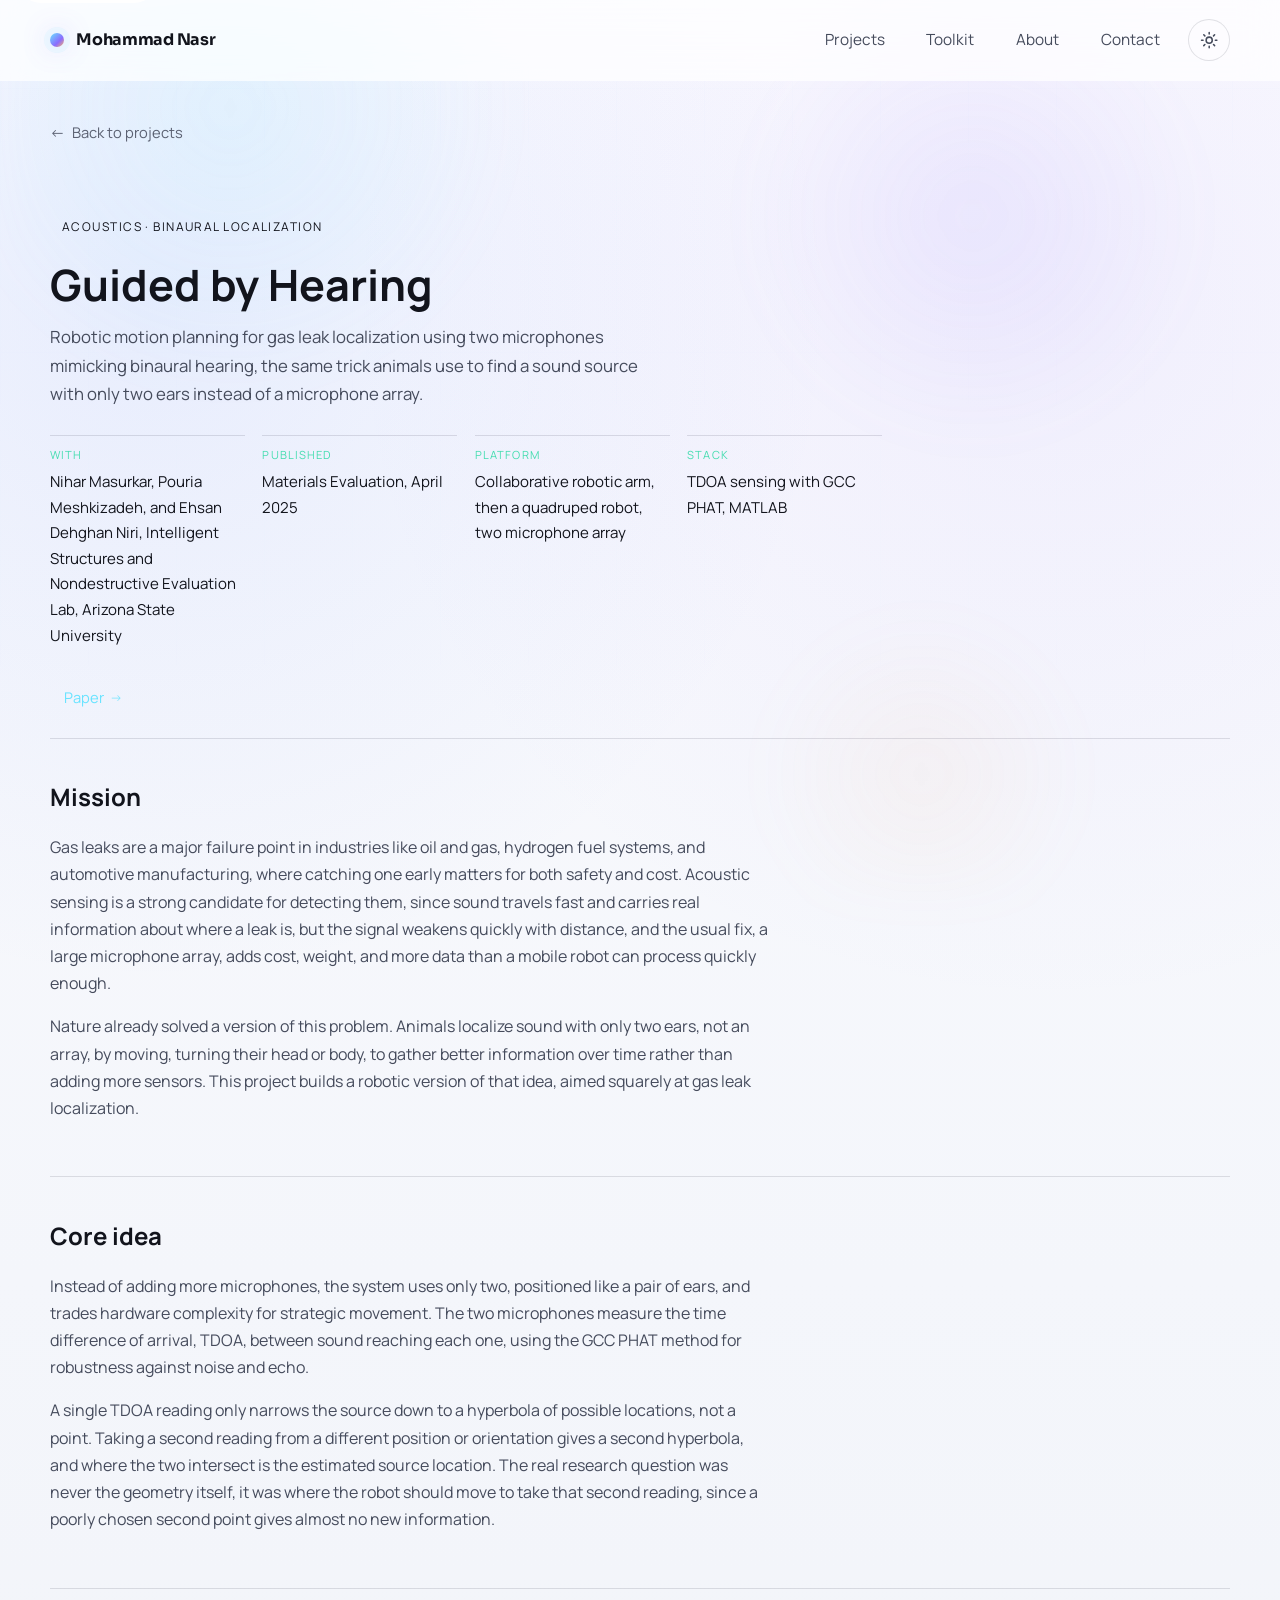
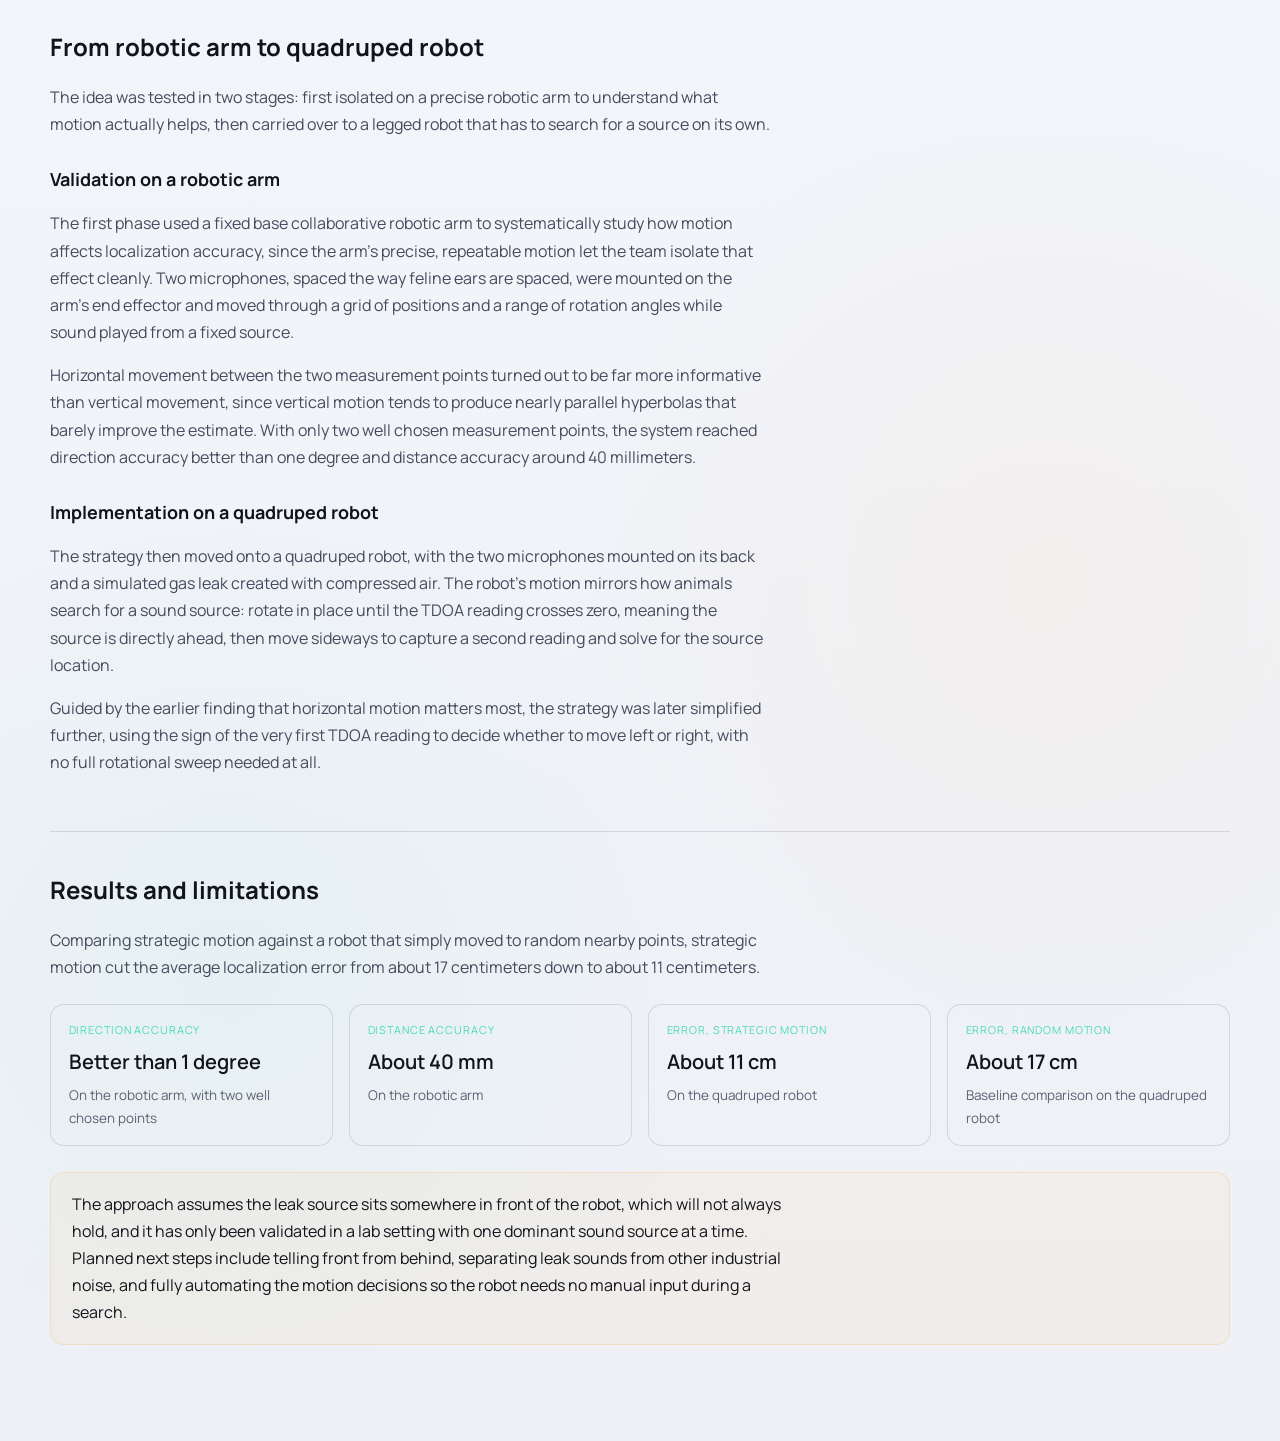
<file: writeups/guided-by-hearing.html>
<!DOCTYPE html>
<html lang="en">
  <head>
    <meta charset="UTF-8" />
    <script>
      (function () {
        var stored = localStorage.getItem("theme");
        var theme = stored || (window.matchMedia("(prefers-color-scheme: light)").matches ? "light" : "dark");
        document.documentElement.setAttribute("data-theme", theme);
      })();
    </script>
    <meta name="viewport" content="width=device-width, initial-scale=1.0" />
    <meta
      name="description"
      content="Case study: robotic motion planning for gas leak localization using two microphone binaural hearing, validated on a robotic arm and a quadruped robot."
    />
    <title>Guided by Hearing | Mohammad Nasr</title>
    <link rel="preconnect" href="https://fonts.googleapis.com" />
    <link rel="preconnect" href="https://fonts.gstatic.com" crossorigin />
    <link
      href="https://fonts.googleapis.com/css2?family=Manrope:wght@400;500;600;700;800&family=Sora:wght@500;600;700;800&display=swap"
      rel="stylesheet"
    />
    <link rel="stylesheet" href="../assets/css/main.css" />
    <link rel="stylesheet" href="../assets/css/refined.css" />
    <link rel="stylesheet" href="../assets/css/writeup.css" />
  </head>
  <body>
    <a class="skip-link" href="#main-content">Skip to content</a>

    <header class="site-header" id="top">
      <nav class="site-nav" aria-label="Primary navigation">
        <a class="brand-mark" href="../index.html" aria-label="Homepage">
          <span class="brand-dot" aria-hidden="true"></span>
          <span class="brand-text">Mohammad Nasr</span>
        </a>
        <div class="nav-actions">
          <div class="nav-links" id="nav-links">
          <a href="../index.html#projects">Projects</a>
          <a href="../index.html#toolkit">Toolkit</a>
          <a href="../index.html#about">About</a>
          <a href="../index.html#contact">Contact</a>
          </div>

          <button type="button" class="theme-toggle" data-theme-toggle aria-label="Switch to light theme" aria-pressed="false">
            <svg class="theme-toggle-icon theme-toggle-icon-sun" viewBox="0 0 24 24" fill="none" stroke="currentColor" stroke-width="2" stroke-linecap="round" stroke-linejoin="round" aria-hidden="true">
              <circle cx="12" cy="12" r="4"></circle>
              <path d="M12 2v2M12 20v2M4.93 4.93l1.41 1.41M17.66 17.66l1.41 1.41M2 12h2M20 12h2M4.93 19.07l1.41-1.41M17.66 6.34l1.41-1.41"></path>
            </svg>
            <svg class="theme-toggle-icon theme-toggle-icon-moon" viewBox="0 0 24 24" fill="none" stroke="currentColor" stroke-width="2" stroke-linecap="round" stroke-linejoin="round" aria-hidden="true">
              <path d="M21 12.79A9 9 0 1 1 11.21 3 7 7 0 0 0 21 12.79Z"></path>
            </svg>
          </button>
        </div>
      </nav>
    </header>

    <main id="main-content" class="writeup-main">
      <div class="writeup-back">
        <a href="../index.html#projects">Back to projects</a>
      </div>

      <section class="writeup-hero">
        <span class="project-tag">Acoustics &middot; Binaural Localization</span>
        <h1>Guided by Hearing</h1>
        <p class="writeup-dek">
          Robotic motion planning for gas leak localization using two microphones mimicking binaural hearing, the same trick animals use to find a sound source with only two ears instead of a microphone array.
        </p>

        <dl class="writeup-meta">
          <li>
            <dt>With</dt>
            <dd>Nihar Masurkar, Pouria Meshkizadeh, and Ehsan Dehghan Niri, Intelligent Structures and Nondestructive Evaluation Lab, Arizona State University</dd>
          </li>
          <li>
            <dt>Published</dt>
            <dd>Materials Evaluation, April 2025</dd>
          </li>
          <li>
            <dt>Platform</dt>
            <dd>Collaborative robotic arm, then a quadruped robot, two microphone array</dd>
          </li>
          <li>
            <dt>Stack</dt>
            <dd>TDOA sensing with GCC PHAT, MATLAB</dd>
          </li>
        </dl>

        <div class="project-links">
          <a class="project-link" href="https://doi.org/10.32548/2025.me-04491" target="_blank" rel="noopener">Paper</a>
        </div>
      </section>

      <section class="writeup-section">
        <h2>Mission</h2>
        <p>
          Gas leaks are a major failure point in industries like oil and gas, hydrogen fuel systems, and automotive manufacturing, where catching one early matters for both safety and cost. Acoustic sensing is a strong candidate for detecting them, since sound travels fast and carries real information about where a leak is, but the signal weakens quickly with distance, and the usual fix, a large microphone array, adds cost, weight, and more data than a mobile robot can process quickly enough.
        </p>
        <p>
          Nature already solved a version of this problem. Animals localize sound with only two ears, not an array, by moving, turning their head or body, to gather better information over time rather than adding more sensors. This project builds a robotic version of that idea, aimed squarely at gas leak localization.
        </p>
      </section>

      <section class="writeup-section">
        <h2>Core idea</h2>
        <p>
          Instead of adding more microphones, the system uses only two, positioned like a pair of ears, and trades hardware complexity for strategic movement. The two microphones measure the time difference of arrival, TDOA, between sound reaching each one, using the GCC PHAT method for robustness against noise and echo.
        </p>
        <p>
          A single TDOA reading only narrows the source down to a hyperbola of possible locations, not a point. Taking a second reading from a different position or orientation gives a second hyperbola, and where the two intersect is the estimated source location. The real research question was never the geometry itself, it was where the robot should move to take that second reading, since a poorly chosen second point gives almost no new information.
        </p>
      </section>

      <section class="writeup-section">
        <h2>From robotic arm to quadruped robot</h2>
        <p>
          The idea was tested in two stages: first isolated on a precise robotic arm to understand what motion actually helps, then carried over to a legged robot that has to search for a source on its own.
        </p>

        <h3>Validation on a robotic arm</h3>
        <p>
          The first phase used a fixed base collaborative robotic arm to systematically study how motion affects localization accuracy, since the arm's precise, repeatable motion let the team isolate that effect cleanly. Two microphones, spaced the way feline ears are spaced, were mounted on the arm's end effector and moved through a grid of positions and a range of rotation angles while sound played from a fixed source.
        </p>
        <p>
          Horizontal movement between the two measurement points turned out to be far more informative than vertical movement, since vertical motion tends to produce nearly parallel hyperbolas that barely improve the estimate. With only two well chosen measurement points, the system reached direction accuracy better than one degree and distance accuracy around 40 millimeters.
        </p>

        <h3>Implementation on a quadruped robot</h3>
        <p>
          The strategy then moved onto a quadruped robot, with the two microphones mounted on its back and a simulated gas leak created with compressed air. The robot's motion mirrors how animals search for a sound source: rotate in place until the TDOA reading crosses zero, meaning the source is directly ahead, then move sideways to capture a second reading and solve for the source location.
        </p>
        <p>
          Guided by the earlier finding that horizontal motion matters most, the strategy was later simplified further, using the sign of the very first TDOA reading to decide whether to move left or right, with no full rotational sweep needed at all.
        </p>
      </section>

      <section class="writeup-section">
        <h2>Results and limitations</h2>
        <p>
          Comparing strategic motion against a robot that simply moved to random nearby points, strategic motion cut the average localization error from about 17 centimeters down to about 11 centimeters.
        </p>

        <ul class="writeup-stats">
          <li>
            <span class="stat-label">Direction accuracy</span>
            <span class="stat-value">Better than 1 degree</span>
            <span class="stat-note">On the robotic arm, with two well chosen points</span>
          </li>
          <li>
            <span class="stat-label">Distance accuracy</span>
            <span class="stat-value">About 40 mm</span>
            <span class="stat-note">On the robotic arm</span>
          </li>
          <li>
            <span class="stat-label">Error, strategic motion</span>
            <span class="stat-value">About 11 cm</span>
            <span class="stat-note">On the quadruped robot</span>
          </li>
          <li>
            <span class="stat-label">Error, random motion</span>
            <span class="stat-value">About 17 cm</span>
            <span class="stat-note">Baseline comparison on the quadruped robot</span>
          </li>
        </ul>

        <div class="writeup-callout">
          <p>
            The approach assumes the leak source sits somewhere in front of the robot, which will not always hold, and it has only been validated in a lab setting with one dominant sound source at a time. Planned next steps include telling front from behind, separating leak sounds from other industrial noise, and fully automating the motion decisions so the robot needs no manual input during a search.
          </p>
        </div>
      </section>
    </main>
    <script src="../assets/js/main.js"></script>
  </body>
</html>
</file>
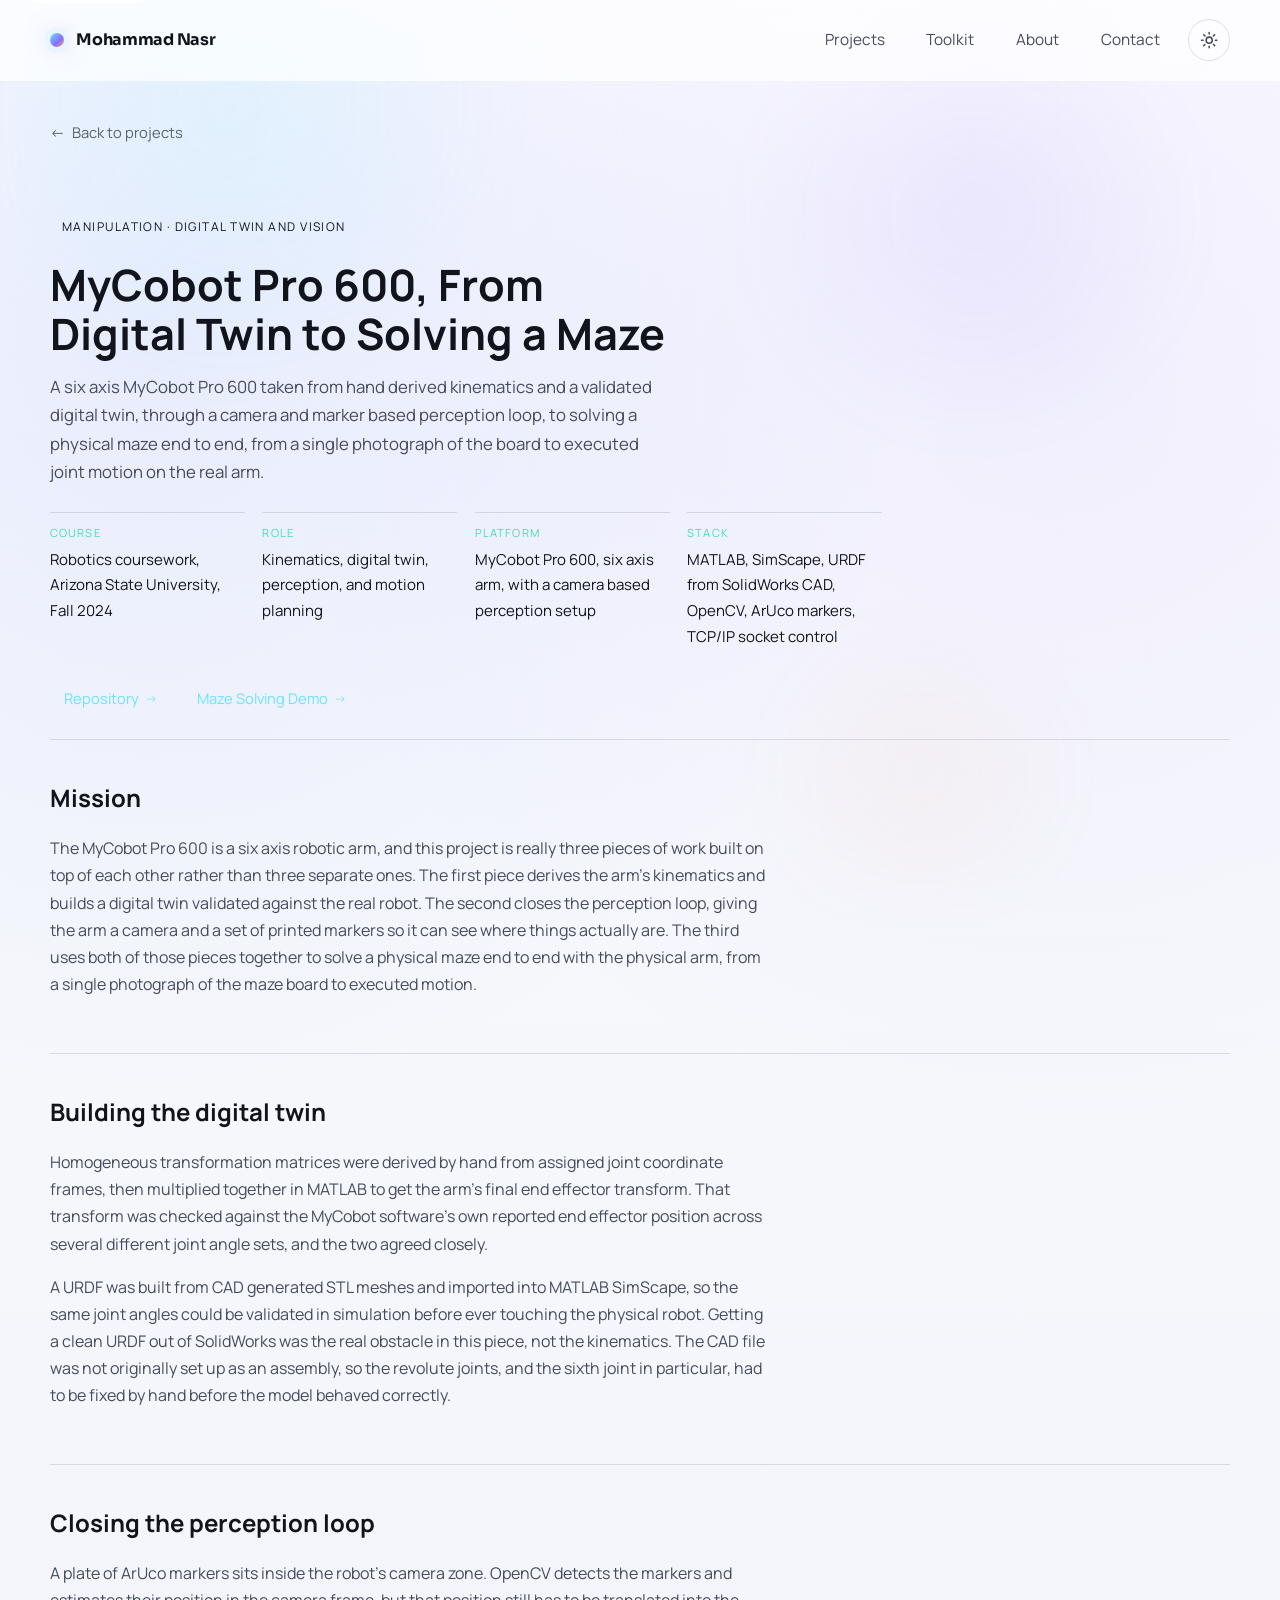
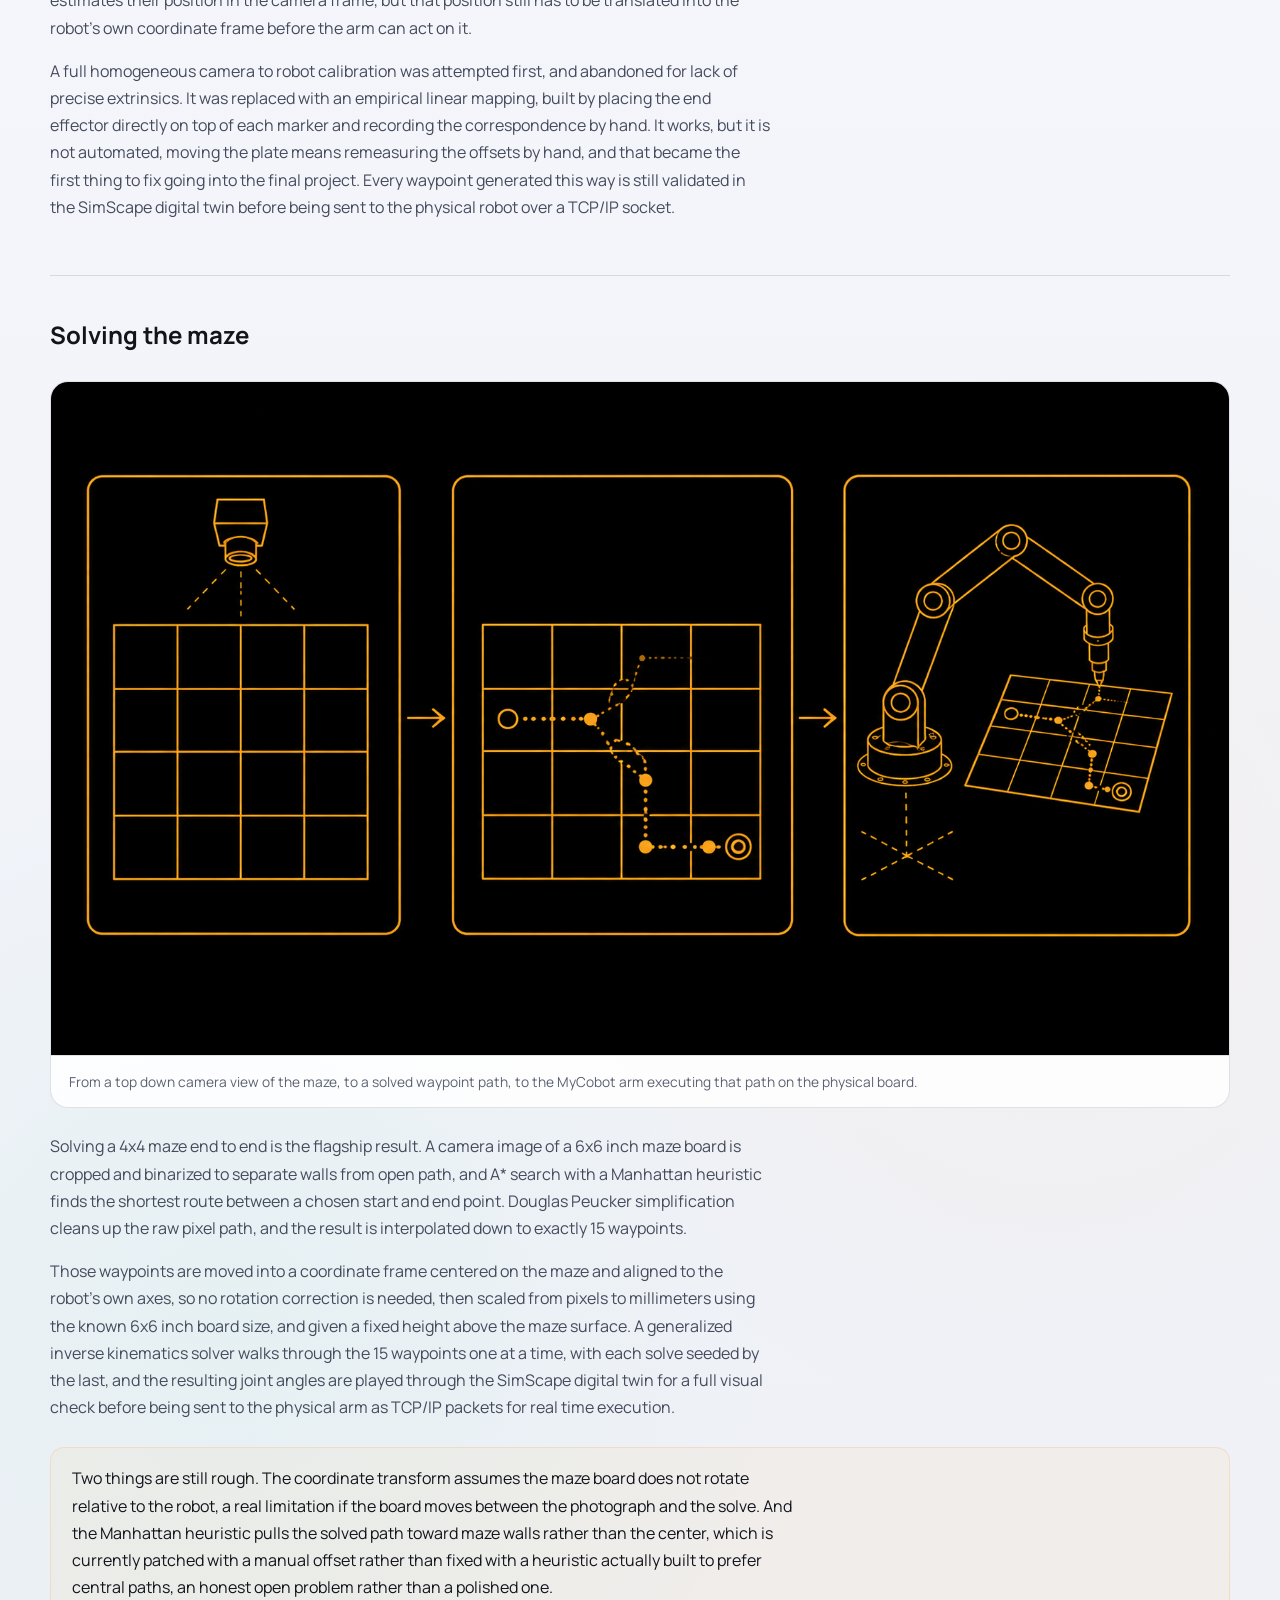
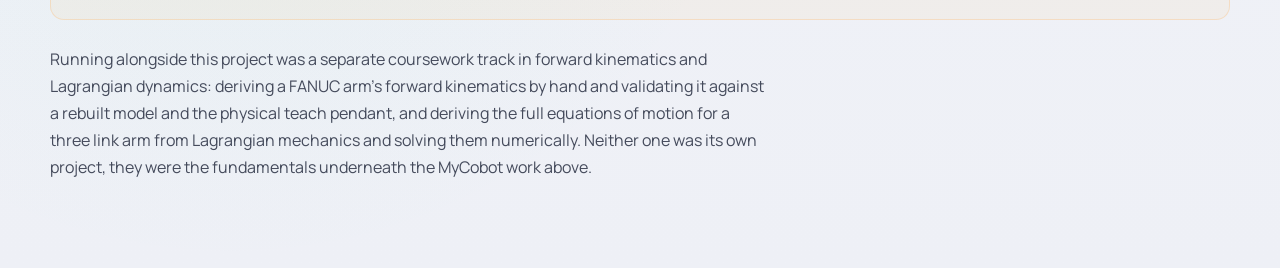
<file: writeups/mycobot-pro-600.html>
<!DOCTYPE html>
<html lang="en">
  <head>
    <meta charset="UTF-8" />
    <script>
      (function () {
        var stored = localStorage.getItem("theme");
        var theme = stored || (window.matchMedia("(prefers-color-scheme: light)").matches ? "light" : "dark");
        document.documentElement.setAttribute("data-theme", theme);
      })();
    </script>
    <meta name="viewport" content="width=device-width, initial-scale=1.0" />
    <meta
      name="description"
      content="Case study: a MyCobot Pro 600 taken from hand derived kinematics and a validated digital twin, through a camera and marker based perception loop, to solving a physical maze end to end."
    />
    <title>MyCobot Pro 600, From Digital Twin to Solving a Maze | Mohammad Nasr</title>
    <link rel="preconnect" href="https://fonts.googleapis.com" />
    <link rel="preconnect" href="https://fonts.gstatic.com" crossorigin />
    <link
      href="https://fonts.googleapis.com/css2?family=Manrope:wght@400;500;600;700;800&family=Sora:wght@500;600;700;800&display=swap"
      rel="stylesheet"
    />
    <link rel="stylesheet" href="../assets/css/main.css" />
    <link rel="stylesheet" href="../assets/css/refined.css" />
    <link rel="stylesheet" href="../assets/css/writeup.css" />
  </head>
  <body>
    <a class="skip-link" href="#main-content">Skip to content</a>

    <header class="site-header" id="top">
      <nav class="site-nav" aria-label="Primary navigation">
        <a class="brand-mark" href="../index.html" aria-label="Homepage">
          <span class="brand-dot" aria-hidden="true"></span>
          <span class="brand-text">Mohammad Nasr</span>
        </a>
        <div class="nav-actions">
          <div class="nav-links" id="nav-links">
          <a href="../index.html#projects">Projects</a>
          <a href="../index.html#toolkit">Toolkit</a>
          <a href="../index.html#about">About</a>
          <a href="../index.html#contact">Contact</a>
          </div>

          <button type="button" class="theme-toggle" data-theme-toggle aria-label="Switch to light theme" aria-pressed="false">
            <svg class="theme-toggle-icon theme-toggle-icon-sun" viewBox="0 0 24 24" fill="none" stroke="currentColor" stroke-width="2" stroke-linecap="round" stroke-linejoin="round" aria-hidden="true">
              <circle cx="12" cy="12" r="4"></circle>
              <path d="M12 2v2M12 20v2M4.93 4.93l1.41 1.41M17.66 17.66l1.41 1.41M2 12h2M20 12h2M4.93 19.07l1.41-1.41M17.66 6.34l1.41-1.41"></path>
            </svg>
            <svg class="theme-toggle-icon theme-toggle-icon-moon" viewBox="0 0 24 24" fill="none" stroke="currentColor" stroke-width="2" stroke-linecap="round" stroke-linejoin="round" aria-hidden="true">
              <path d="M21 12.79A9 9 0 1 1 11.21 3 7 7 0 0 0 21 12.79Z"></path>
            </svg>
          </button>
        </div>
      </nav>
    </header>

    <main id="main-content" class="writeup-main">
      <div class="writeup-back">
        <a href="../index.html#projects">Back to projects</a>
      </div>

      <section class="writeup-hero">
        <span class="project-tag">Manipulation &middot; Digital Twin and Vision</span>
        <h1>MyCobot Pro 600, From Digital Twin to Solving a Maze</h1>
        <p class="writeup-dek">
          A six axis MyCobot Pro 600 taken from hand derived kinematics and a validated digital twin, through a camera and marker based perception loop, to solving a physical maze end to end, from a single photograph of the board to executed joint motion on the real arm.
        </p>

        <dl class="writeup-meta">
          <li>
            <dt>Course</dt>
            <dd>Robotics coursework, Arizona State University, Fall 2024</dd>
          </li>
          <li>
            <dt>Role</dt>
            <dd>Kinematics, digital twin, perception, and motion planning</dd>
          </li>
          <li>
            <dt>Platform</dt>
            <dd>MyCobot Pro 600, six axis arm, with a camera based perception setup</dd>
          </li>
          <li>
            <dt>Stack</dt>
            <dd>MATLAB, SimScape, URDF from SolidWorks CAD, OpenCV, ArUco markers, TCP/IP socket control</dd>
          </li>
        </dl>

        <div class="project-links">
          <a class="project-link" href="https://github.com/mohammadnsr1/Robotic-Systems-1" target="_blank" rel="noopener">Repository</a>
          <a class="project-link" href="https://www.youtube.com/shorts/yxIhqgxqiWA" target="_blank" rel="noopener">Maze Solving Demo</a>
        </div>
      </section>

      <section class="writeup-section">
        <h2>Mission</h2>
        <p>
          The MyCobot Pro 600 is a six axis robotic arm, and this project is really three pieces of work built on top of each other rather than three separate ones. The first piece derives the arm's kinematics and builds a digital twin validated against the real robot. The second closes the perception loop, giving the arm a camera and a set of printed markers so it can see where things actually are. The third uses both of those pieces together to solve a physical maze end to end with the physical arm, from a single photograph of the maze board to executed motion.
        </p>
      </section>

      <section class="writeup-section">
        <h2>Building the digital twin</h2>
        <p>
          Homogeneous transformation matrices were derived by hand from assigned joint coordinate frames, then multiplied together in MATLAB to get the arm's final end effector transform. That transform was checked against the MyCobot software's own reported end effector position across several different joint angle sets, and the two agreed closely.
        </p>
        <p>
          A URDF was built from CAD generated STL meshes and imported into MATLAB SimScape, so the same joint angles could be validated in simulation before ever touching the physical robot. Getting a clean URDF out of SolidWorks was the real obstacle in this piece, not the kinematics. The CAD file was not originally set up as an assembly, so the revolute joints, and the sixth joint in particular, had to be fixed by hand before the model behaved correctly.
        </p>
      </section>

      <section class="writeup-section">
        <h2>Closing the perception loop</h2>
        <p>
          A plate of ArUco markers sits inside the robot's camera zone. OpenCV detects the markers and estimates their position in the camera frame, but that position still has to be translated into the robot's own coordinate frame before the arm can act on it.
        </p>
        <p>
          A full homogeneous camera to robot calibration was attempted first, and abandoned for lack of precise extrinsics. It was replaced with an empirical linear mapping, built by placing the end effector directly on top of each marker and recording the correspondence by hand. It works, but it is not automated, moving the plate means remeasuring the offsets by hand, and that became the first thing to fix going into the final project. Every waypoint generated this way is still validated in the SimScape digital twin before being sent to the physical robot over a TCP/IP socket.
        </p>
      </section>

      <section class="writeup-section">
        <h2>Solving the maze</h2>
        <figure class="writeup-figure">
          <img src="../images/MyCobot_writeup.png" alt="Three panel diagram of the maze solving pipeline: a camera looking down on the maze grid, the solved waypoint path through the maze, and the MyCobot arm executing that path on the physical board" loading="lazy" />
          <figcaption>From a top down camera view of the maze, to a solved waypoint path, to the MyCobot arm executing that path on the physical board.</figcaption>
        </figure>
        <p>
          Solving a 4x4 maze end to end is the flagship result. A camera image of a 6x6 inch maze board is cropped and binarized to separate walls from open path, and A* search with a Manhattan heuristic finds the shortest route between a chosen start and end point. Douglas Peucker simplification cleans up the raw pixel path, and the result is interpolated down to exactly 15 waypoints.
        </p>
        <p>
          Those waypoints are moved into a coordinate frame centered on the maze and aligned to the robot's own axes, so no rotation correction is needed, then scaled from pixels to millimeters using the known 6x6 inch board size, and given a fixed height above the maze surface. A generalized inverse kinematics solver walks through the 15 waypoints one at a time, with each solve seeded by the last, and the resulting joint angles are played through the SimScape digital twin for a full visual check before being sent to the physical arm as TCP/IP packets for real time execution.
        </p>

        <div class="writeup-callout">
          <p>
            Two things are still rough. The coordinate transform assumes the maze board does not rotate relative to the robot, a real limitation if the board moves between the photograph and the solve. And the Manhattan heuristic pulls the solved path toward maze walls rather than the center, which is currently patched with a manual offset rather than fixed with a heuristic actually built to prefer central paths, an honest open problem rather than a polished one.
          </p>
        </div>

        <p>
          Running alongside this project was a separate coursework track in forward kinematics and Lagrangian dynamics: deriving a FANUC arm's forward kinematics by hand and validating it against a rebuilt model and the physical teach pendant, and deriving the full equations of motion for a three link arm from Lagrangian mechanics and solving them numerically. Neither one was its own project, they were the fundamentals underneath the MyCobot work above.
        </p>
      </section>
    </main>
    <script src="../assets/js/main.js"></script>
  </body>
</html>
</file>
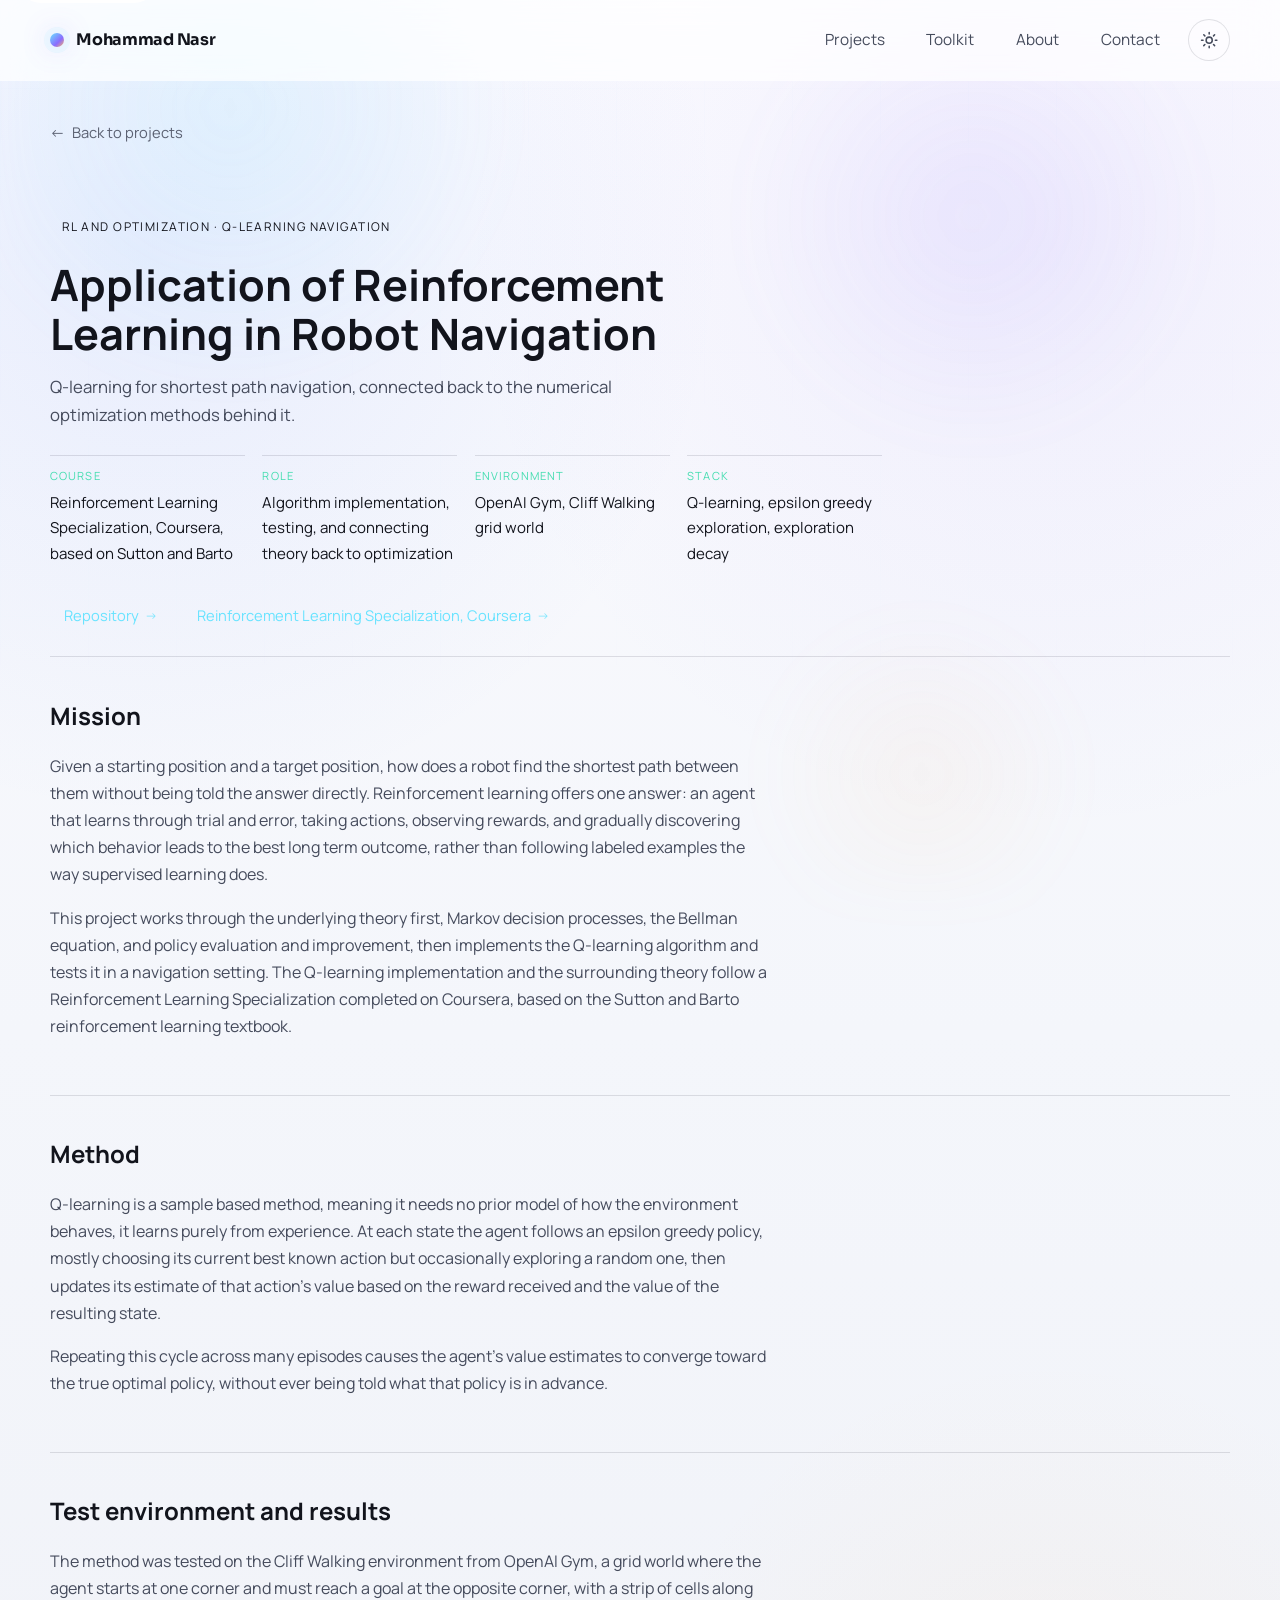
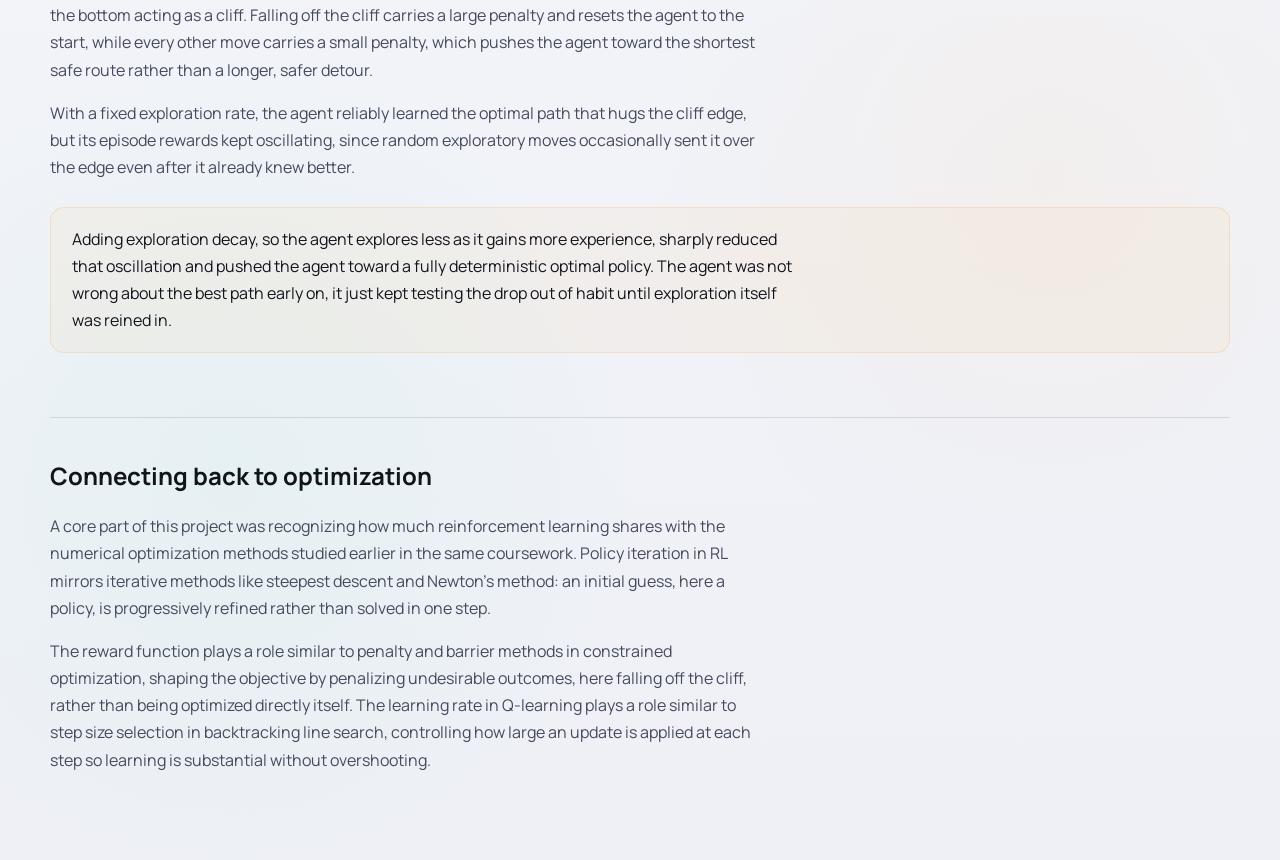
<file: writeups/rl-robot-navigation.html>
<!DOCTYPE html>
<html lang="en">
  <head>
    <meta charset="UTF-8" />
    <script>
      (function () {
        var stored = localStorage.getItem("theme");
        var theme = stored || (window.matchMedia("(prefers-color-scheme: light)").matches ? "light" : "dark");
        document.documentElement.setAttribute("data-theme", theme);
      })();
    </script>
    <meta name="viewport" content="width=device-width, initial-scale=1.0" />
    <meta
      name="description"
      content="Case study: a Q-learning agent for shortest path navigation on the Cliff Walking grid world, connected back to the numerical optimization methods behind it."
    />
    <title>Application of Reinforcement Learning in Robot Navigation | Mohammad Nasr</title>
    <link rel="preconnect" href="https://fonts.googleapis.com" />
    <link rel="preconnect" href="https://fonts.gstatic.com" crossorigin />
    <link
      href="https://fonts.googleapis.com/css2?family=Manrope:wght@400;500;600;700;800&family=Sora:wght@500;600;700;800&display=swap"
      rel="stylesheet"
    />
    <link rel="stylesheet" href="../assets/css/main.css" />
    <link rel="stylesheet" href="../assets/css/refined.css" />
    <link rel="stylesheet" href="../assets/css/writeup.css" />
  </head>
  <body>
    <a class="skip-link" href="#main-content">Skip to content</a>

    <header class="site-header" id="top">
      <nav class="site-nav" aria-label="Primary navigation">
        <a class="brand-mark" href="../index.html" aria-label="Homepage">
          <span class="brand-dot" aria-hidden="true"></span>
          <span class="brand-text">Mohammad Nasr</span>
        </a>
        <div class="nav-actions">
          <div class="nav-links" id="nav-links">
          <a href="../index.html#projects">Projects</a>
          <a href="../index.html#toolkit">Toolkit</a>
          <a href="../index.html#about">About</a>
          <a href="../index.html#contact">Contact</a>
          </div>

          <button type="button" class="theme-toggle" data-theme-toggle aria-label="Switch to light theme" aria-pressed="false">
            <svg class="theme-toggle-icon theme-toggle-icon-sun" viewBox="0 0 24 24" fill="none" stroke="currentColor" stroke-width="2" stroke-linecap="round" stroke-linejoin="round" aria-hidden="true">
              <circle cx="12" cy="12" r="4"></circle>
              <path d="M12 2v2M12 20v2M4.93 4.93l1.41 1.41M17.66 17.66l1.41 1.41M2 12h2M20 12h2M4.93 19.07l1.41-1.41M17.66 6.34l1.41-1.41"></path>
            </svg>
            <svg class="theme-toggle-icon theme-toggle-icon-moon" viewBox="0 0 24 24" fill="none" stroke="currentColor" stroke-width="2" stroke-linecap="round" stroke-linejoin="round" aria-hidden="true">
              <path d="M21 12.79A9 9 0 1 1 11.21 3 7 7 0 0 0 21 12.79Z"></path>
            </svg>
          </button>
        </div>
      </nav>
    </header>

    <main id="main-content" class="writeup-main">
      <div class="writeup-back">
        <a href="../index.html#projects">Back to projects</a>
      </div>

      <section class="writeup-hero">
        <span class="project-tag">RL and Optimization &middot; Q-Learning Navigation</span>
        <h1>Application of Reinforcement Learning in Robot Navigation</h1>
        <p class="writeup-dek">
          Q-learning for shortest path navigation, connected back to the numerical optimization methods behind it.
        </p>

        <dl class="writeup-meta">
          <li>
            <dt>Course</dt>
            <dd>Reinforcement Learning Specialization, Coursera, based on Sutton and Barto</dd>
          </li>
          <li>
            <dt>Role</dt>
            <dd>Algorithm implementation, testing, and connecting theory back to optimization</dd>
          </li>
          <li>
            <dt>Environment</dt>
            <dd>OpenAI Gym, Cliff Walking grid world</dd>
          </li>
          <li>
            <dt>Stack</dt>
            <dd>Q-learning, epsilon greedy exploration, exploration decay</dd>
          </li>
        </dl>

        <div class="project-links">
          <a class="project-link" href="https://github.com/mohammadnsr1/RL-and-Optimization" target="_blank" rel="noopener">Repository</a>
          <a class="project-link" href="https://www.coursera.org/account/accomplishments/specialization/GT99WLRD7AQ9" target="_blank" rel="noopener">Reinforcement Learning Specialization, Coursera</a>
        </div>
      </section>

      <section class="writeup-section">
        <h2>Mission</h2>
        <p>
          Given a starting position and a target position, how does a robot find the shortest path between them without being told the answer directly. Reinforcement learning offers one answer: an agent that learns through trial and error, taking actions, observing rewards, and gradually discovering which behavior leads to the best long term outcome, rather than following labeled examples the way supervised learning does.
        </p>
        <p>
          This project works through the underlying theory first, Markov decision processes, the Bellman equation, and policy evaluation and improvement, then implements the Q-learning algorithm and tests it in a navigation setting. The Q-learning implementation and the surrounding theory follow a Reinforcement Learning Specialization completed on Coursera, based on the Sutton and Barto reinforcement learning textbook.
        </p>
      </section>

      <section class="writeup-section">
        <h2>Method</h2>
        <p>
          Q-learning is a sample based method, meaning it needs no prior model of how the environment behaves, it learns purely from experience. At each state the agent follows an epsilon greedy policy, mostly choosing its current best known action but occasionally exploring a random one, then updates its estimate of that action's value based on the reward received and the value of the resulting state.
        </p>
        <p>
          Repeating this cycle across many episodes causes the agent's value estimates to converge toward the true optimal policy, without ever being told what that policy is in advance.
        </p>
      </section>

      <section class="writeup-section">
        <h2>Test environment and results</h2>
        <p>
          The method was tested on the Cliff Walking environment from OpenAI Gym, a grid world where the agent starts at one corner and must reach a goal at the opposite corner, with a strip of cells along the bottom acting as a cliff. Falling off the cliff carries a large penalty and resets the agent to the start, while every other move carries a small penalty, which pushes the agent toward the shortest safe route rather than a longer, safer detour.
        </p>
        <p>
          With a fixed exploration rate, the agent reliably learned the optimal path that hugs the cliff edge, but its episode rewards kept oscillating, since random exploratory moves occasionally sent it over the edge even after it already knew better.
        </p>

        <div class="writeup-callout">
          <p>
            Adding exploration decay, so the agent explores less as it gains more experience, sharply reduced that oscillation and pushed the agent toward a fully deterministic optimal policy. The agent was not wrong about the best path early on, it just kept testing the drop out of habit until exploration itself was reined in.
          </p>
        </div>
      </section>

      <section class="writeup-section">
        <h2>Connecting back to optimization</h2>
        <p>
          A core part of this project was recognizing how much reinforcement learning shares with the numerical optimization methods studied earlier in the same coursework. Policy iteration in RL mirrors iterative methods like steepest descent and Newton's method: an initial guess, here a policy, is progressively refined rather than solved in one step.
        </p>
        <p>
          The reward function plays a role similar to penalty and barrier methods in constrained optimization, shaping the objective by penalizing undesirable outcomes, here falling off the cliff, rather than being optimized directly itself. The learning rate in Q-learning plays a role similar to step size selection in backtracking line search, controlling how large an update is applied at each step so learning is substantial without overshooting.
        </p>
      </section>
    </main>
    <script src="../assets/js/main.js"></script>
  </body>
</html>
</file>
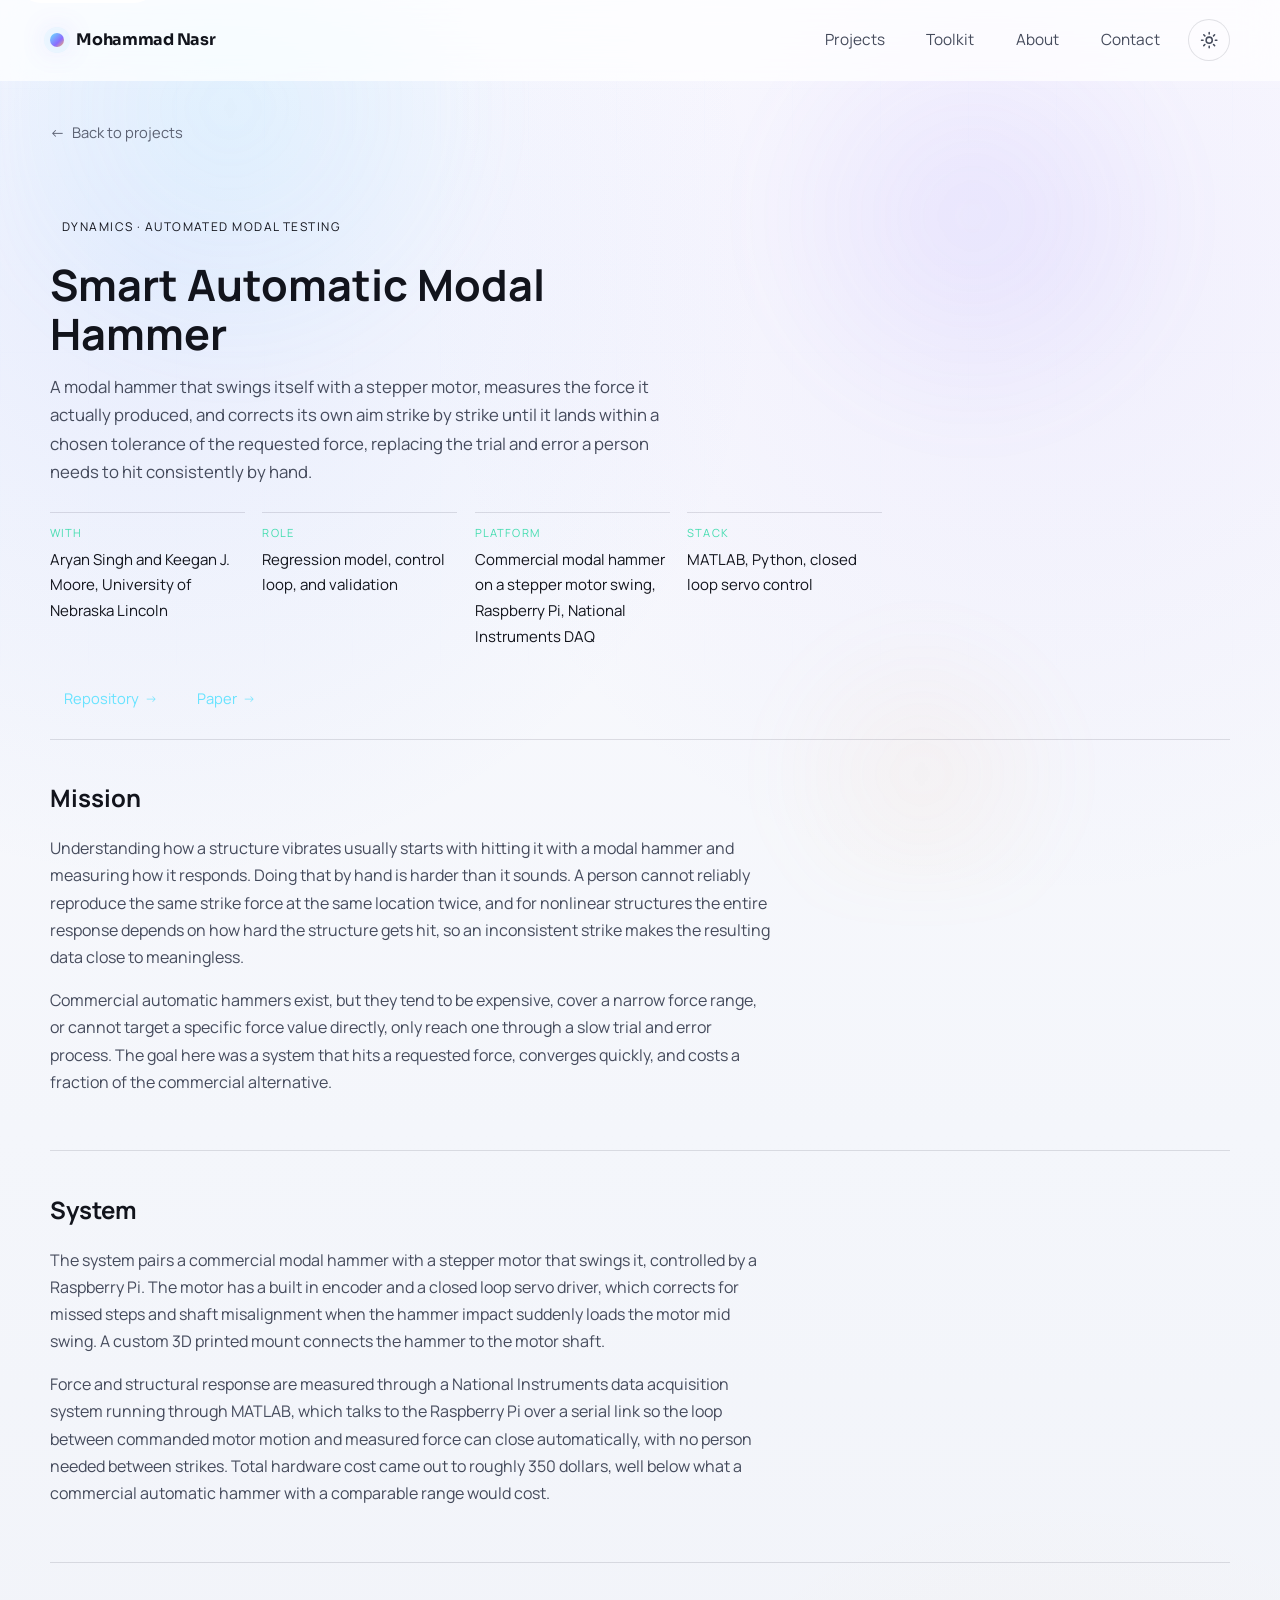
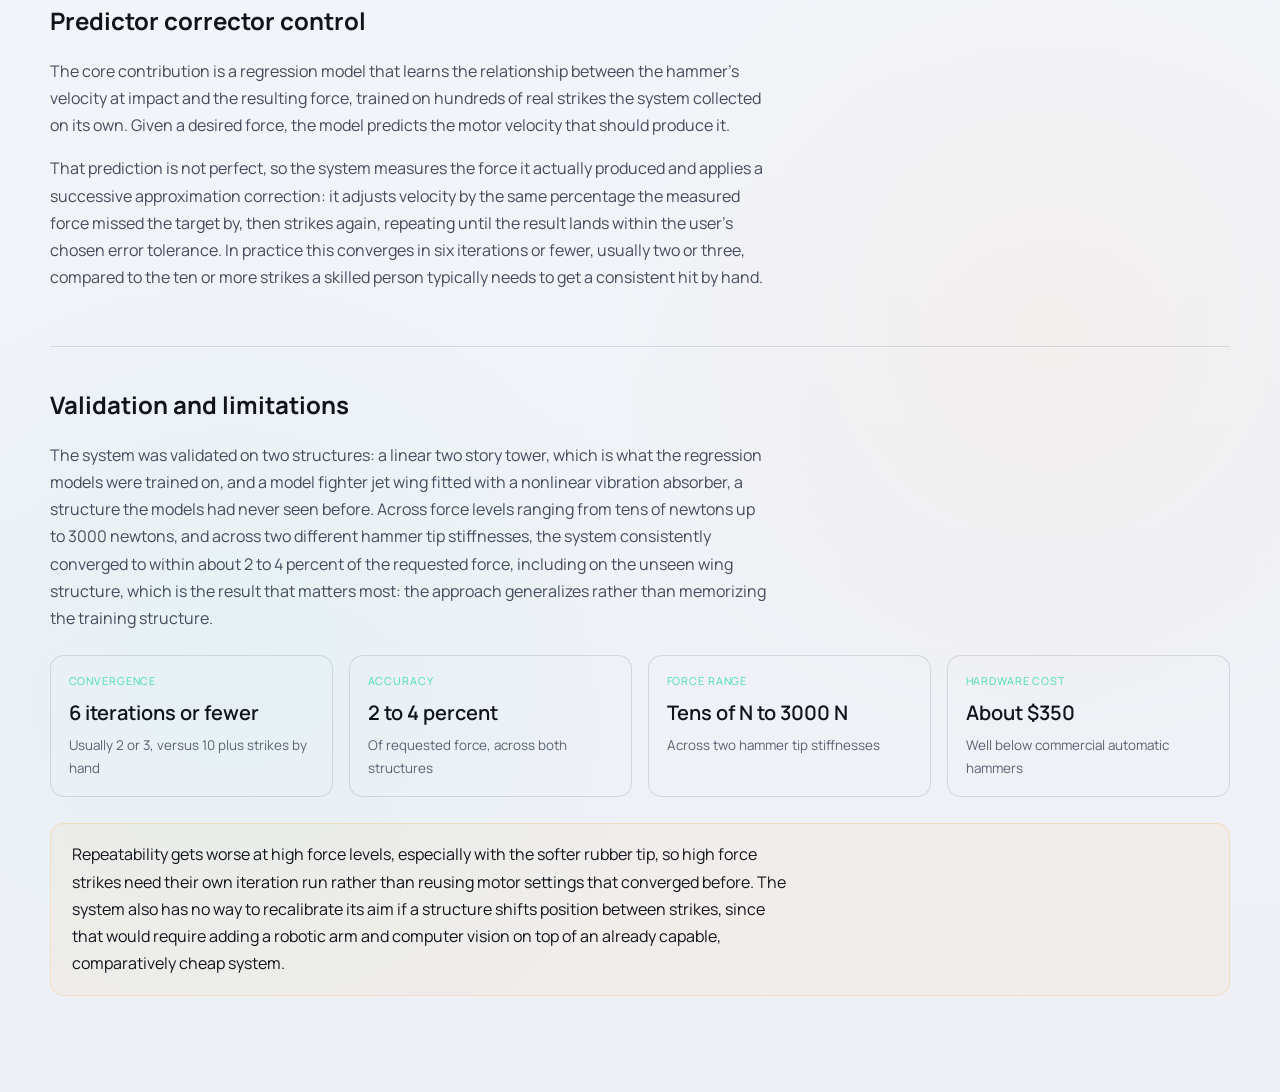
<file: writeups/smart-automatic-modal-hammer.html>
<!DOCTYPE html>
<html lang="en">
  <head>
    <meta charset="UTF-8" />
    <script>
      (function () {
        var stored = localStorage.getItem("theme");
        var theme = stored || (window.matchMedia("(prefers-color-scheme: light)").matches ? "light" : "dark");
        document.documentElement.setAttribute("data-theme", theme);
      })();
    </script>
    <meta name="viewport" content="width=device-width, initial-scale=1.0" />
    <meta
      name="description"
      content="Case study: a stepper motor driven modal hammer that uses a predictor corrector control loop to converge on a requested excitation force in a handful of automated strikes."
    />
    <title>Smart Automatic Modal Hammer | Mohammad Nasr</title>
    <link rel="preconnect" href="https://fonts.googleapis.com" />
    <link rel="preconnect" href="https://fonts.gstatic.com" crossorigin />
    <link
      href="https://fonts.googleapis.com/css2?family=Manrope:wght@400;500;600;700;800&family=Sora:wght@500;600;700;800&display=swap"
      rel="stylesheet"
    />
    <link rel="stylesheet" href="../assets/css/main.css" />
    <link rel="stylesheet" href="../assets/css/refined.css" />
    <link rel="stylesheet" href="../assets/css/writeup.css" />
  </head>
  <body>
    <a class="skip-link" href="#main-content">Skip to content</a>

    <header class="site-header" id="top">
      <nav class="site-nav" aria-label="Primary navigation">
        <a class="brand-mark" href="../index.html" aria-label="Homepage">
          <span class="brand-dot" aria-hidden="true"></span>
          <span class="brand-text">Mohammad Nasr</span>
        </a>
        <div class="nav-actions">
          <div class="nav-links" id="nav-links">
          <a href="../index.html#projects">Projects</a>
          <a href="../index.html#toolkit">Toolkit</a>
          <a href="../index.html#about">About</a>
          <a href="../index.html#contact">Contact</a>
          </div>

          <button type="button" class="theme-toggle" data-theme-toggle aria-label="Switch to light theme" aria-pressed="false">
            <svg class="theme-toggle-icon theme-toggle-icon-sun" viewBox="0 0 24 24" fill="none" stroke="currentColor" stroke-width="2" stroke-linecap="round" stroke-linejoin="round" aria-hidden="true">
              <circle cx="12" cy="12" r="4"></circle>
              <path d="M12 2v2M12 20v2M4.93 4.93l1.41 1.41M17.66 17.66l1.41 1.41M2 12h2M20 12h2M4.93 19.07l1.41-1.41M17.66 6.34l1.41-1.41"></path>
            </svg>
            <svg class="theme-toggle-icon theme-toggle-icon-moon" viewBox="0 0 24 24" fill="none" stroke="currentColor" stroke-width="2" stroke-linecap="round" stroke-linejoin="round" aria-hidden="true">
              <path d="M21 12.79A9 9 0 1 1 11.21 3 7 7 0 0 0 21 12.79Z"></path>
            </svg>
          </button>
        </div>
      </nav>
    </header>

    <main id="main-content" class="writeup-main">
      <div class="writeup-back">
        <a href="../index.html#projects">Back to projects</a>
      </div>

      <section class="writeup-hero">
        <span class="project-tag">Dynamics &middot; Automated Modal Testing</span>
        <h1>Smart Automatic Modal Hammer</h1>
        <p class="writeup-dek">
          A modal hammer that swings itself with a stepper motor, measures the force it actually produced, and corrects its own aim strike by strike until it lands within a chosen tolerance of the requested force, replacing the trial and error a person needs to hit consistently by hand.
        </p>

        <dl class="writeup-meta">
          <li>
            <dt>With</dt>
            <dd>Aryan Singh and Keegan J. Moore, University of Nebraska Lincoln</dd>
          </li>
          <li>
            <dt>Role</dt>
            <dd>Regression model, control loop, and validation</dd>
          </li>
          <li>
            <dt>Platform</dt>
            <dd>Commercial modal hammer on a stepper motor swing, Raspberry Pi, National Instruments DAQ</dd>
          </li>
          <li>
            <dt>Stack</dt>
            <dd>MATLAB, Python, closed loop servo control</dd>
          </li>
        </dl>

        <div class="project-links">
          <a class="project-link" href="https://github.com/mohammadnsr1/SmartAutomaticModalhammer" target="_blank" rel="noopener">Repository</a>
          <a class="project-link" href="https://doi.org/10.1007/s42417-024-01461-6" target="_blank" rel="noopener">Paper</a>
        </div>
      </section>

      <section class="writeup-section">
        <h2>Mission</h2>
        <p>
          Understanding how a structure vibrates usually starts with hitting it with a modal hammer and measuring how it responds. Doing that by hand is harder than it sounds. A person cannot reliably reproduce the same strike force at the same location twice, and for nonlinear structures the entire response depends on how hard the structure gets hit, so an inconsistent strike makes the resulting data close to meaningless.
        </p>
        <p>
          Commercial automatic hammers exist, but they tend to be expensive, cover a narrow force range, or cannot target a specific force value directly, only reach one through a slow trial and error process. The goal here was a system that hits a requested force, converges quickly, and costs a fraction of the commercial alternative.
        </p>
      </section>

      <section class="writeup-section">
        <h2>System</h2>
        <p>
          The system pairs a commercial modal hammer with a stepper motor that swings it, controlled by a Raspberry Pi. The motor has a built in encoder and a closed loop servo driver, which corrects for missed steps and shaft misalignment when the hammer impact suddenly loads the motor mid swing. A custom 3D printed mount connects the hammer to the motor shaft.
        </p>
        <p>
          Force and structural response are measured through a National Instruments data acquisition system running through MATLAB, which talks to the Raspberry Pi over a serial link so the loop between commanded motor motion and measured force can close automatically, with no person needed between strikes. Total hardware cost came out to roughly 350 dollars, well below what a commercial automatic hammer with a comparable range would cost.
        </p>
      </section>

      <section class="writeup-section">
        <h2>Predictor corrector control</h2>
        <p>
          The core contribution is a regression model that learns the relationship between the hammer's velocity at impact and the resulting force, trained on hundreds of real strikes the system collected on its own. Given a desired force, the model predicts the motor velocity that should produce it.
        </p>
        <p>
          That prediction is not perfect, so the system measures the force it actually produced and applies a successive approximation correction: it adjusts velocity by the same percentage the measured force missed the target by, then strikes again, repeating until the result lands within the user's chosen error tolerance. In practice this converges in six iterations or fewer, usually two or three, compared to the ten or more strikes a skilled person typically needs to get a consistent hit by hand.
        </p>
      </section>

      <section class="writeup-section">
        <h2>Validation and limitations</h2>
        <p>
          The system was validated on two structures: a linear two story tower, which is what the regression models were trained on, and a model fighter jet wing fitted with a nonlinear vibration absorber, a structure the models had never seen before. Across force levels ranging from tens of newtons up to 3000 newtons, and across two different hammer tip stiffnesses, the system consistently converged to within about 2 to 4 percent of the requested force, including on the unseen wing structure, which is the result that matters most: the approach generalizes rather than memorizing the training structure.
        </p>

        <ul class="writeup-stats">
          <li>
            <span class="stat-label">Convergence</span>
            <span class="stat-value">6 iterations or fewer</span>
            <span class="stat-note">Usually 2 or 3, versus 10 plus strikes by hand</span>
          </li>
          <li>
            <span class="stat-label">Accuracy</span>
            <span class="stat-value">2 to 4 percent</span>
            <span class="stat-note">Of requested force, across both structures</span>
          </li>
          <li>
            <span class="stat-label">Force range</span>
            <span class="stat-value">Tens of N to 3000 N</span>
            <span class="stat-note">Across two hammer tip stiffnesses</span>
          </li>
          <li>
            <span class="stat-label">Hardware cost</span>
            <span class="stat-value">About $350</span>
            <span class="stat-note">Well below commercial automatic hammers</span>
          </li>
        </ul>

        <div class="writeup-callout">
          <p>
            Repeatability gets worse at high force levels, especially with the softer rubber tip, so high force strikes need their own iteration run rather than reusing motor settings that converged before. The system also has no way to recalibrate its aim if a structure shifts position between strikes, since that would require adding a robotic arm and computer vision on top of an already capable, comparatively cheap system.
          </p>
        </div>
      </section>
    </main>
    <script src="../assets/js/main.js"></script>
  </body>
</html>
</file>
<file: assets/css/home.css>
/* Home page styles: minimal academic layout, light/dark themes, one accent. */
:root {
  --bg: #fbfbf9;
  --surface: #ffffff;
  --text: #1c1f24;
  --muted: #5d6470;
  --rule: #e4e4df;
  --chip: #f1f1ec;
  --accent: #0b6e99;
  --accent-soft: rgba(11, 110, 153, 0.09);
  --shadow: 0 1px 2px rgba(20, 24, 30, 0.04), 0 8px 24px rgba(20, 24, 30, 0.05);
  --nav-bg: rgba(251, 251, 249, 0.86);
  --nav-height: 64px;
  --maxw: 1080px;
  color-scheme: light;
}

@media (prefers-color-scheme: dark) {
  :root:not([data-theme="light"]) {
    --bg: #0e1116;
    --surface: #151a21;
    --text: #e8ecf2;
    --muted: #9aa4b2;
    --rule: #252c36;
    --chip: #1b212a;
    --accent: #68c8ff;
    --accent-soft: rgba(104, 200, 255, 0.1);
    --shadow: 0 1px 2px rgba(0, 0, 0, 0.3), 0 8px 24px rgba(0, 0, 0, 0.25);
    --nav-bg: rgba(14, 17, 22, 0.86);
    color-scheme: dark;
  }
}

:root[data-theme="dark"] {
  --bg: #0e1116;
  --surface: #151a21;
  --text: #e8ecf2;
  --muted: #9aa4b2;
  --rule: #252c36;
  --chip: #1b212a;
  --accent: #68c8ff;
  --accent-soft: rgba(104, 200, 255, 0.1);
  --shadow: 0 1px 2px rgba(0, 0, 0, 0.3), 0 8px 24px rgba(0, 0, 0, 0.25);
  --nav-bg: rgba(14, 17, 22, 0.86);
  color-scheme: dark;
}

*,
*::before,
*::after {
  box-sizing: border-box;
}

html {
  scroll-behavior: smooth;
  scroll-padding-top: calc(var(--nav-height) + 16px);
}

body {
  margin: 0;
  background: var(--bg);
  color: var(--text);
  font-family: "Manrope", system-ui, -apple-system, "Segoe UI", sans-serif;
  font-size: 16px;
  line-height: 1.65;
  -webkit-font-smoothing: antialiased;
}

img {
  max-width: 100%;
  display: block;
}

a {
  color: var(--accent);
  text-decoration: none;
}

a:hover {
  text-decoration: underline;
  text-underline-offset: 3px;
}

h1,
h2,
h3 {
  font-family: "Sora", "Manrope", system-ui, sans-serif;
  line-height: 1.25;
  margin: 0;
}

.skip-link {
  position: absolute;
  left: -9999px;
}

.skip-link:focus {
  left: 16px;
  top: 12px;
  z-index: 100;
  background: var(--surface);
  padding: 0.5rem 0.9rem;
  border-radius: 8px;
}

.icon-sprite {
  display: none;
}

/* ---------- Nav ---------- */
.site-header {
  position: sticky;
  top: 0;
  z-index: 50;
  background: var(--nav-bg);
  backdrop-filter: saturate(160%) blur(10px);
  -webkit-backdrop-filter: saturate(160%) blur(10px);
  border-bottom: 1px solid transparent;
  transition: border-color 200ms ease;
}

.site-header.is-scrolled {
  border-bottom-color: var(--rule);
}

.site-nav {
  max-width: var(--maxw);
  margin: 0 auto;
  padding-inline: 24px;
  height: var(--nav-height);
  display: flex;
  align-items: center;
  gap: 1.5rem;
}

.brand {
  font-family: "Sora", system-ui, sans-serif;
  font-weight: 700;
  font-size: 1.05rem;
  color: var(--text);
  margin-right: auto;
}

.brand:hover {
  text-decoration: none;
  color: var(--accent);
}

.nav-links {
  display: flex;
  align-items: center;
  gap: 1.6rem;
}

.nav-links a {
  color: var(--muted);
  font-size: 0.93rem;
  font-weight: 500;
}

.nav-links a:hover,
.nav-links a.is-active {
  color: var(--text);
  text-decoration: none;
}

.nav-links a.is-active {
  box-shadow: inset 0 -2px 0 var(--accent);
}

.icon-button {
  display: inline-grid;
  place-items: center;
  width: 36px;
  height: 36px;
  border-radius: 8px;
  border: 1px solid var(--rule);
  background: transparent;
  color: var(--muted);
  cursor: pointer;
  padding: 0;
}

.icon-button:hover {
  color: var(--accent);
  border-color: var(--accent);
}

.icon-button svg {
  width: 18px;
  height: 18px;
}

/* Show the icon for the theme you would switch TO. */
.theme-toggle .icon-sun {
  display: none;
}

:root[data-theme="dark"] .theme-toggle .icon-sun {
  display: block;
}

:root[data-theme="dark"] .theme-toggle .icon-moon {
  display: none;
}

@media (prefers-color-scheme: dark) {
  :root:not([data-theme="light"]) .theme-toggle .icon-sun {
    display: block;
  }
  :root:not([data-theme="light"]) .theme-toggle .icon-moon {
    display: none;
  }
}

.nav-toggle {
  display: none;
}

/* ---------- Layout ---------- */
main {
  max-width: var(--maxw);
  margin: 0 auto;
  padding-inline: 24px;
}

.section {
  padding-block: 4.5rem;
  border-top: 1px solid var(--rule);
}

.section:first-child {
  border-top: 0;
}

.section-title {
  font-size: 1.6rem;
  font-weight: 700;
  margin-bottom: 2rem;
}

.subsection-title {
  font-size: 0.8rem;
  font-weight: 700;
  letter-spacing: 0.12em;
  text-transform: uppercase;
  color: var(--muted);
  margin: 2.75rem 0 1.25rem;
}

.subsection-title:first-of-type {
  margin-top: 0;
}

/* ---------- Home ---------- */
.home {
  padding-block: 5.5rem 5rem;
  text-align: center;
}

.home-photo {
  width: 184px;
  height: 184px;
  margin: 0 auto 1.75rem;
  border-radius: 50%;
  object-fit: cover;
  object-position: 50% 30%;
  box-shadow: 0 0 0 6px var(--surface), 0 0 0 7px var(--rule);
}

.home h1 {
  font-size: clamp(2.4rem, 4vw, 3.2rem);
  font-weight: 700;
  letter-spacing: -0.02em;
}

.home-role {
  margin: 0.6rem 0 1.75rem;
  color: var(--muted);
  font-size: 1.1rem;
}

.icon-row {
  list-style: none;
  margin: 0;
  padding: 0;
  display: flex;
  flex-wrap: wrap;
  gap: 0.75rem;
  justify-content: center;
}

.icon-row a {
  display: inline-grid;
  place-items: center;
  width: 44px;
  height: 44px;
  border-radius: 50%;
  color: var(--muted);
  border: 1px solid var(--rule);
  transition: color 160ms ease, border-color 160ms ease, background 160ms ease;
}

.icon-row a:hover {
  color: var(--accent);
  border-color: var(--accent);
  background: var(--accent-soft);
  text-decoration: none;
}

.icon-row svg {
  width: 20px;
  height: 20px;
}

/* ---------- About ---------- */
.about-grid {
  display: grid;
  grid-template-columns: minmax(0, 1.25fr) minmax(0, 1fr);
  gap: 3.5rem;
}

.about-text p {
  margin: 0 0 1.5rem;
  font-size: 1.05rem;
}

.about-text .about-lead {
  font-size: 1.15rem;
  font-weight: 600;
}

.note-list {
  display: grid;
  gap: 1.5rem;
  align-content: start;
}

.note {
  padding-left: 1rem;
  border-left: 2px solid var(--accent);
}

.note h3 {
  font-size: 1rem;
  margin: 0.2rem 0 0.35rem;
}

.note p {
  margin: 0;
  color: var(--muted);
  font-size: 0.93rem;
}

.toolkit-block {
  margin-top: 3rem;
}

.toolkit {
  display: grid;
  grid-template-columns: repeat(5, minmax(0, 1fr));
  gap: 1.5rem;
}

.toolkit-row {
  margin-bottom: 1rem;
}

.toolkit-row h3 {
  font-family: "Manrope", system-ui, sans-serif;
  font-size: 0.78rem;
  font-weight: 700;
  letter-spacing: 0.1em;
  text-transform: uppercase;
  color: var(--muted);
  margin-bottom: 0.4rem;
}

.chips {
  display: flex;
  flex-wrap: wrap;
  gap: 0.4rem;
}

.chips span {
  font-size: 0.82rem;
  padding: 0.18rem 0.6rem;
  border-radius: 999px;
  background: var(--chip);
  color: var(--text);
}

/* ---------- Education ---------- */
.edu-list {
  display: grid;
  gap: 2rem;
}

.edu-item {
  display: grid;
  grid-template-columns: 64px minmax(0, 1fr) auto;
  gap: 1.25rem;
  align-items: start;
}

/* Logos sit on a white tile in both themes, since the source files have white backgrounds. */
.edu-logo {
  width: 64px;
  height: 64px;
  padding: 6px;
  border-radius: 10px;
  border: 1px solid var(--rule);
  background: #ffffff;
  object-fit: contain;
}

.edu-degree {
  font-weight: 700;
  font-size: 1.05rem;
}

.edu-school {
  color: var(--muted);
}

.edu-years {
  color: var(--muted);
  font-size: 0.93rem;
  white-space: nowrap;
}

.edu-item ul {
  margin: 0.35rem 0 0;
  padding-left: 1.1rem;
  font-size: 0.95rem;
}

/* ---------- Projects ---------- */
.project-group + .project-group {
  margin-top: 3rem;
}

.card-grid {
  display: grid;
  grid-template-columns: repeat(3, minmax(0, 1fr));
  gap: 1.5rem;
}

.card {
  display: flex;
  flex-direction: column;
  background: var(--surface);
  border: 1px solid var(--rule);
  border-radius: 12px;
  overflow: hidden;
  transition: box-shadow 200ms ease, transform 200ms ease;
}

.card:hover {
  box-shadow: var(--shadow);
  transform: translateY(-2px);
}

.card-media {
  aspect-ratio: 16 / 9;
  max-width: 100%;
  background: var(--chip);
  border-bottom: 1px solid var(--rule);
}

.card-media img {
  width: 100%;
  height: 100%;
  object-fit: cover;
}

.card-media--empty {
  display: grid;
  place-items: center;
  color: var(--muted);
  font-size: 0.8rem;
  letter-spacing: 0.1em;
  text-transform: uppercase;
}

.card-body {
  display: flex;
  flex-direction: column;
  gap: 0.45rem;
  padding: 1.1rem 1.2rem 1.25rem;
  flex: 1;
}

.card-tag {
  font-size: 0.72rem;
  font-weight: 700;
  letter-spacing: 0.1em;
  text-transform: uppercase;
  color: var(--accent);
}

.card h4 {
  margin: 0;
  font-family: "Sora", system-ui, sans-serif;
  font-size: 1.05rem;
  line-height: 1.35;
}

.card p {
  margin: 0;
  color: var(--muted);
  font-size: 0.93rem;
}

.link-row {
  display: flex;
  flex-wrap: wrap;
  gap: 0.4rem;
  margin-top: auto;
  padding-top: 0.6rem;
}

.pill {
  display: inline-block;
  font-size: 0.8rem;
  font-weight: 600;
  padding: 0.22rem 0.7rem;
  border-radius: 6px;
  border: 1px solid var(--rule);
  color: var(--text);
}

.pill:hover {
  border-color: var(--accent);
  color: var(--accent);
  text-decoration: none;
}

.project-note {
  margin: 0;
  max-width: 72ch;
}

.home-availability {
  display: inline-block;
  margin: -0.75rem 0 1.75rem;
  padding: 0.25rem 0.85rem;
  border-radius: 999px;
  background: var(--accent-soft);
  color: var(--text);
  font-size: 0.88rem;
  font-weight: 600;
}

.card-grid--two {
  grid-template-columns: repeat(2, minmax(0, 1fr));
}

.section-lead {
  margin: -1.25rem 0 2rem;
  color: var(--muted);
}

/* ---------- Publications ---------- */
.pub-list {
  list-style: none;
  margin: 0;
  padding: 0;
  display: grid;
  gap: 1.5rem;
}

.pub-list li {
  padding-left: 1rem;
  border-left: 2px solid var(--rule);
}

.pub-title {
  font-weight: 700;
}

.pub-authors {
  color: var(--muted);
  font-size: 0.95rem;
}

.pub-authors strong {
  color: var(--text);
}

.pub-venue {
  font-style: italic;
  color: var(--muted);
  font-size: 0.93rem;
}

.pub-list .link-row {
  padding-top: 0.4rem;
}

/* ---------- Beyond + Contact ---------- */
.beyond p {
  margin: 0 0 0.5rem;
  max-width: 62ch;
}

.contact {
  text-align: center;
}

.site-footer {
  max-width: var(--maxw);
  margin: 0 auto;
  padding: 2rem 24px 3rem;
  border-top: 1px solid var(--rule);
  color: var(--muted);
  font-size: 0.85rem;
  text-align: center;
}

.site-footer p {
  margin: 0;
}

/* ---------- Responsive ---------- */
@media (max-width: 960px) {
  .card-grid {
    grid-template-columns: repeat(2, minmax(0, 1fr));
  }
  .about-grid {
    grid-template-columns: 1fr;
    gap: 2.5rem;
  }
  .toolkit {
    grid-template-columns: repeat(2, minmax(0, 1fr));
  }
}

@media (max-width: 760px) {
  .nav-toggle {
    display: inline-grid;
  }
  .nav-links {
    display: none;
    position: absolute;
    top: var(--nav-height);
    left: 0;
    right: 0;
    flex-direction: column;
    align-items: flex-start;
    gap: 0.9rem;
    padding: 1rem 24px 1.25rem;
    background: var(--bg);
    border-bottom: 1px solid var(--rule);
  }
  .nav-links.is-open {
    display: flex;
  }
  .site-nav {
    gap: 0.6rem;
  }
  .section {
    padding-block: 3.25rem;
  }
  .home {
    padding-block: 3.5rem;
  }
  .card-grid,
  .toolkit {
    grid-template-columns: 1fr;
  }
  .edu-item {
    grid-template-columns: 48px minmax(0, 1fr);
  }
  .edu-logo {
    width: 48px;
    height: 48px;
  }
  .edu-years {
    grid-column: 2;
    grid-row: 2;
    margin-top: -0.9rem;
  }
}

@media (prefers-reduced-motion: reduce) {
  html {
    scroll-behavior: auto;
  }
  .card,
  .card:hover {
    transition: none;
    transform: none;
  }
}
</file>
<file: assets/css/main.css>
/* Base portfolio stylesheet. The polished redesign layer lives in assets/css/refined.css. */
/* Global design tokens for the dark academic / research visual system. */
:root {
  --bg: #071018;
  --bg-elevated: rgba(14, 24, 35, 0.82);
  --bg-panel: rgba(13, 22, 32, 0.92);
  --line: rgba(144, 177, 204, 0.16);
  --line-strong: rgba(144, 177, 204, 0.28);
  --text: #e7eef7;
  --text-soft: #9fb3c8;
  --text-muted: #7f96ad;
  --accent: #73d2de;
  --accent-deep: #2c8191;
  --accent-warm: #d4b483;
  --shadow: 0 22px 64px rgba(0, 0, 0, 0.28);
  --radius-lg: 28px;
  --radius-md: 20px;
  --radius-sm: 14px;
  --max-width: 1180px;
  --nav-height: 76px;
  --transition: 220ms ease;
}

*,
*::before,
*::after {
  box-sizing: border-box;
}

html {
  scroll-behavior: smooth;
}

body {
  margin: 0;
  min-width: 320px;
  font-family: "Manrope", sans-serif;
  color: var(--text);
  background:
    radial-gradient(circle at top left, rgba(74, 138, 158, 0.18), transparent 30%),
    radial-gradient(circle at 85% 15%, rgba(212, 180, 131, 0.08), transparent 22%),
    linear-gradient(180deg, #050b11 0%, #071018 45%, #050a10 100%);
  line-height: 1.65;
}

img {
  max-width: 100%;
  display: block;
}

a {
  color: inherit;
  text-decoration: none;
}

button,
a {
  -webkit-tap-highlight-color: transparent;
}

button:focus-visible,
a:focus-visible {
  outline: 2px solid var(--accent);
  outline-offset: 4px;
}

.skip-link {
  position: absolute;
  left: 1rem;
  top: -3rem;
  z-index: 1000;
  padding: 0.75rem 1rem;
  background: #ffffff;
  color: #071018;
  border-radius: 999px;
  transition: top var(--transition);
}

.skip-link:focus {
  top: 1rem;
}

.site-header {
  position: sticky;
  top: 0;
  z-index: 20;
  backdrop-filter: blur(20px);
  background: rgba(5, 11, 17, 0.72);
  border-bottom: 1px solid transparent;
  transition: border-color var(--transition), background var(--transition);
}

.site-header.is-scrolled {
  border-color: var(--line);
  background: rgba(5, 11, 17, 0.86);
}

.site-nav,
.section,
.site-footer {
  width: min(calc(100% - 2rem), var(--max-width));
  margin: 0 auto;
}

.site-nav {
  min-height: var(--nav-height);
  display: flex;
  align-items: center;
  justify-content: space-between;
  gap: 1rem;
}

.brand-mark {
  display: inline-flex;
  align-items: center;
  gap: 0.8rem;
  font-family: "Space Grotesk", sans-serif;
  font-weight: 700;
  letter-spacing: 0.02em;
}

.brand-dot {
  width: 0.85rem;
  height: 0.85rem;
  border-radius: 999px;
  background: linear-gradient(135deg, var(--accent), var(--accent-warm));
  box-shadow: 0 0 20px rgba(115, 210, 222, 0.5);
}

.nav-links {
  display: flex;
  align-items: center;
  gap: 1.25rem;
}

.nav-links a {
  padding: 0.45rem 0;
  color: var(--text-soft);
  position: relative;
  transition: color var(--transition);
}

.nav-links a::after {
  content: "";
  position: absolute;
  left: 0;
  bottom: -0.15rem;
  width: 100%;
  height: 2px;
  transform: scaleX(0);
  transform-origin: left;
  background: linear-gradient(90deg, var(--accent), transparent);
  transition: transform var(--transition);
}

.nav-links a:hover,
.nav-links a.is-active {
  color: var(--text);
}

.nav-links a:hover::after,
.nav-links a.is-active::after {
  transform: scaleX(1);
}

.nav-toggle {
  display: none;
  padding: 0.45rem;
  background: transparent;
  border: 0;
  cursor: pointer;
}

.nav-toggle span {
  display: block;
  width: 1.5rem;
  height: 2px;
  margin: 0.28rem 0;
  background: var(--text);
  transition: transform var(--transition), opacity var(--transition);
}

.section {
  padding: 5.5rem 0;
}

.hero {
  position: relative;
  overflow: clip;
  padding-top: 6.5rem;
  min-height: calc(100vh - var(--nav-height));
}

.hero-grid {
  position: relative;
  z-index: 1;
  display: grid;
  grid-template-columns: minmax(0, 1.15fr) minmax(300px, 0.85fr);
  gap: 2rem;
  align-items: center;
}

.eyebrow {
  margin: 0 0 1rem;
  color: var(--accent);
  font-size: 0.9rem;
  text-transform: uppercase;
  letter-spacing: 0.14em;
}

.hero h1,
.section-heading h2 {
  margin: 0;
  font-family: "Space Grotesk", sans-serif;
  font-weight: 700;
  letter-spacing: -0.04em;
}

.hero h1 {
  font-size: clamp(3rem, 8vw, 5.8rem);
  line-height: 0.95;
  max-width: 11ch;
}

.hero-identity {
  margin: 1.5rem 0 1rem;
  font-size: clamp(1.2rem, 2vw, 1.5rem);
  color: var(--text);
  max-width: 38rem;
}

.hero-summary,
.section-heading p,
.theme-card p,
.project-card p,
.about-panel p {
  color: var(--text-soft);
}

.hero-summary {
  max-width: 40rem;
}

.hero-actions {
  display: flex;
  flex-wrap: wrap;
  gap: 0.85rem;
  margin-top: 2rem;
}

.button {
  display: inline-flex;
  align-items: center;
  justify-content: center;
  min-height: 3rem;
  padding: 0.78rem 1.1rem;
  border-radius: 999px;
  border: 1px solid var(--line-strong);
  font-weight: 600;
  transition:
    transform var(--transition),
    border-color var(--transition),
    background-color var(--transition),
    color var(--transition);
}

.button:hover {
  transform: translateY(-2px);
}

.button-primary {
  background: linear-gradient(135deg, rgba(115, 210, 222, 0.22), rgba(115, 210, 222, 0.08));
  border-color: rgba(115, 210, 222, 0.42);
}

.button-secondary {
  background: rgba(255, 255, 255, 0.04);
}

.button-ghost {
  color: var(--text-soft);
}

.button-ghost:hover {
  color: var(--text);
  border-color: var(--line-strong);
}

.hero-visual {
  justify-self: end;
  width: 100%;
}

.signal-panel,
.project-card,
.theme-card,
.toolkit-card,
.about-panel,
.contact-card {
  border: 1px solid var(--line);
  background: linear-gradient(180deg, rgba(18, 29, 41, 0.88), rgba(10, 18, 28, 0.95));
  box-shadow: var(--shadow);
}

.signal-panel {
  position: relative;
  padding: 1.25rem;
  border-radius: var(--radius-lg);
  overflow: hidden;
}

.signal-panel::before {
  content: "";
  position: absolute;
  inset: 0;
  background:
    linear-gradient(90deg, transparent 0, rgba(115, 210, 222, 0.06) 45%, transparent 100%),
    linear-gradient(180deg, rgba(115, 210, 222, 0.08), transparent 30%);
  pointer-events: none;
}

.signal-header {
  display: flex;
  justify-content: space-between;
  gap: 1rem;
  color: var(--text-muted);
  font-size: 0.82rem;
  text-transform: uppercase;
  letter-spacing: 0.12em;
  margin-bottom: 1rem;
}

.signal-grid {
  display: grid;
  grid-template-columns: repeat(2, minmax(0, 1fr));
  gap: 1rem;
}

.signal-grid article {
  padding: 1.15rem;
  border-radius: var(--radius-sm);
  background: rgba(255, 255, 255, 0.03);
  border: 1px solid rgba(144, 177, 204, 0.12);
}

.signal-grid h2 {
  margin: 0 0 0.4rem;
  font-size: 1rem;
}

.signal-grid p {
  margin: 0;
  color: var(--text-soft);
  font-size: 0.95rem;
}

/* Background accents stay subtle so the content carries the page. */
.hero-backdrop {
  position: absolute;
  inset: 0;
  pointer-events: none;
}

.gradient-orb {
  position: absolute;
  border-radius: 999px;
  filter: blur(14px);
}

.orb-a {
  width: 24rem;
  height: 24rem;
  left: -7rem;
  top: 4rem;
  background: radial-gradient(circle, rgba(115, 210, 222, 0.16), transparent 65%);
}

.orb-b {
  width: 18rem;
  height: 18rem;
  right: 4%;
  bottom: 12%;
  background: radial-gradient(circle, rgba(212, 180, 131, 0.13), transparent 68%);
}

.grid-haze {
  position: absolute;
  inset: 0;
  background-image:
    linear-gradient(rgba(115, 210, 222, 0.05) 1px, transparent 1px),
    linear-gradient(90deg, rgba(115, 210, 222, 0.05) 1px, transparent 1px);
  background-size: 72px 72px;
  mask-image: linear-gradient(180deg, rgba(0, 0, 0, 0.7), transparent 82%);
  opacity: 0.45;
}

.section-heading {
  display: grid;
  gap: 0.8rem;
  max-width: 46rem;
  margin-bottom: 2rem;
}

.section-heading h2 {
  font-size: clamp(2rem, 4vw, 3.1rem);
  line-height: 1.05;
}

.project-grid,
.theme-grid,
.toolkit-grid,
.contact-grid {
  display: grid;
  gap: 1.25rem;
}

.project-grid {
  grid-template-columns: repeat(2, minmax(0, 1fr));
}

.project-card,
.theme-card,
.toolkit-card,
.about-panel,
.contact-card {
  border-radius: var(--radius-md);
}

.project-card {
  padding: 1.4rem;
  transition:
    transform var(--transition),
    border-color var(--transition),
    background-color var(--transition);
}

.project-card:hover {
  transform: translateY(-4px);
  border-color: rgba(115, 210, 222, 0.3);
}

.project-topline {
  display: flex;
  align-items: center;
  justify-content: space-between;
  gap: 1rem;
  margin-bottom: 1rem;
}

.project-index,
.project-tag {
  font-size: 0.82rem;
  color: var(--text-muted);
  text-transform: uppercase;
  letter-spacing: 0.12em;
}

.project-card h3,
.theme-card h3,
.toolkit-card h3 {
  margin: 0 0 0.75rem;
  font-size: 1.25rem;
}

.project-meta {
  padding: 0;
  margin: 1rem 0 0;
  list-style: none;
  color: var(--text-soft);
}

.project-meta li + li {
  margin-top: 0.45rem;
}

.project-links {
  display: flex;
  flex-wrap: wrap;
  gap: 1rem;
  margin-top: 1.2rem;
}

.project-links a,
.footer-links a {
  color: var(--accent);
}

.project-links a:hover,
.footer-links a:hover {
  color: var(--text);
}

.theme-grid {
  grid-template-columns: repeat(4, minmax(0, 1fr));
}

.theme-card,
.toolkit-card {
  padding: 1.3rem;
}

.toolkit-grid {
  grid-template-columns: repeat(3, minmax(0, 1fr));
}

.chip-group {
  display: flex;
  flex-wrap: wrap;
  gap: 0.65rem;
}

.chip-group span {
  display: inline-flex;
  align-items: center;
  min-height: 2.2rem;
  padding: 0.4rem 0.8rem;
  border-radius: 999px;
  background: rgba(115, 210, 222, 0.08);
  border: 1px solid rgba(115, 210, 222, 0.16);
  color: var(--text-soft);
  font-size: 0.93rem;
}

.about-panel {
  padding: 1.6rem;
}

.about-panel p {
  margin: 0;
}

.about-panel p + p {
  margin-top: 1rem;
}

.contact-grid {
  grid-template-columns: repeat(3, minmax(0, 1fr));
}

.contact-card {
  display: flex;
  flex-direction: column;
  gap: 0.45rem;
  padding: 1.3rem;
  min-height: 9.5rem;
  transition: transform var(--transition), border-color var(--transition);
}

.contact-card:hover {
  transform: translateY(-3px);
  border-color: rgba(212, 180, 131, 0.32);
}

.contact-label {
  color: var(--accent);
  text-transform: uppercase;
  letter-spacing: 0.12em;
  font-size: 0.82rem;
}

.contact-value {
  color: var(--text-soft);
  word-break: break-word;
}

.site-footer {
  display: flex;
  align-items: center;
  justify-content: space-between;
  gap: 1rem;
  padding: 2rem 0 3rem;
  color: var(--text-muted);
}

.footer-links {
  display: flex;
  flex-wrap: wrap;
  gap: 1rem;
}

/* Reveal states are progressively enhanced in JS and disabled for reduced motion. */
.reveal {
  opacity: 0;
  transform: translateY(22px);
  transition:
    opacity 700ms ease,
    transform 700ms ease;
}

.reveal.is-visible {
  opacity: 1;
  transform: translateY(0);
}

@media (max-width: 1080px) {
  .hero-grid,
  .project-grid,
  .toolkit-grid,
  .theme-grid,
  .contact-grid {
    grid-template-columns: 1fr;
  }

  .hero {
    min-height: auto;
  }

  .hero-visual {
    justify-self: stretch;
  }

  .signal-grid {
    grid-template-columns: 1fr 1fr;
  }
}

@media (max-width: 760px) {
  :root {
    --nav-height: 72px;
  }

  .site-nav {
    position: relative;
  }

  .nav-toggle {
    display: inline-block;
  }

  .nav-links {
    position: absolute;
    top: calc(100% + 0.75rem);
    right: 0;
    left: 0;
    display: grid;
    gap: 0.25rem;
    padding: 0.75rem;
    border-radius: var(--radius-md);
    background: rgba(6, 12, 19, 0.96);
    border: 1px solid var(--line);
    box-shadow: var(--shadow);
    opacity: 0;
    pointer-events: none;
    transform: translateY(-8px);
    transition:
      opacity var(--transition),
      transform var(--transition);
  }

  .nav-links.is-open {
    opacity: 1;
    pointer-events: auto;
    transform: translateY(0);
  }

  .nav-links a {
    padding: 0.8rem 0.5rem;
  }

  .hero {
    padding-top: 4rem;
  }

  .signal-grid {
    grid-template-columns: 1fr;
  }

  .site-footer {
    flex-direction: column;
    align-items: flex-start;
  }
}

@media (max-width: 540px) {
  .site-nav,
  .section,
  .site-footer {
    width: min(calc(100% - 1.25rem), var(--max-width));
  }

  .section {
    padding: 4.5rem 0;
  }

  .hero h1 {
    max-width: 8ch;
  }

  .hero-actions {
    display: grid;
    grid-template-columns: 1fr 1fr;
  }

  .button {
    width: 100%;
  }
}

@media (prefers-reduced-motion: reduce) {
  html {
    scroll-behavior: auto;
  }

  *,
  *::before,
  *::after {
    animation: none !important;
    transition-duration: 1ms !important;
    scroll-behavior: auto !important;
  }

  .reveal {
    opacity: 1;
    transform: none;
  }
}
</file>
<file: assets/css/refined.css>
/* Refined visual system layered on top of the base stylesheet. */
/* Customize the palette here first if you want to retune the site later. */
:root {
  --bg: #090a14;
  --bg-soft: #0f1221;
  --bg-deep: #060811;
  --surface: rgba(16, 20, 35, 0.9);
  --surface-strong: rgba(20, 25, 44, 0.96);
  --surface-soft: rgba(18, 24, 41, 0.76);
  --surface-warm: rgba(26, 20, 30, 0.9);
  --text: #eef4ff;
  --muted: #b4bfd9;
  --muted-strong: #8f9ab8;
  --border: rgba(151, 168, 216, 0.16);
  --border-strong: rgba(151, 168, 216, 0.28);
  --glow: 0 28px 80px rgba(7, 10, 24, 0.48);
  --shadow-md: 0 18px 44px rgba(0, 0, 0, 0.24);
  --shadow-lg: 0 30px 72px rgba(0, 0, 0, 0.34);
  --card-veil-a: rgba(18, 22, 40, 0.94);
  --card-veil-b: rgba(11, 15, 28, 0.98);
  --header-veil: rgba(7, 9, 18, 0.58);
  --header-veil-scrolled: rgba(7, 9, 18, 0.78);
  --radius-xl: 34px;
  --radius-lg: 24px;
  --radius-md: 18px;
  --radius-sm: 14px;
  --nav-height: 80px;
  --transition: 240ms ease;

  --accent-cyan: #68e3ff;
  --accent-cyan-rgb: 104, 227, 255;
  --accent-violet: #8a6cff;
  --accent-violet-rgb: 138, 108, 255;
  --accent-amber: #ffb25e;
  --accent-amber-rgb: 255, 178, 94;
  --accent-teal: #45ddb0;
  --accent-teal-rgb: 69, 221, 176;
  --accent-blue: #4f7cff;
  --accent-blue-rgb: 79, 124, 255;

  /* Backward-compatible aliases for the base stylesheet. */
  --text-soft: var(--muted);
  --text-muted: var(--muted-strong);
  --line: var(--border);
  --line-strong: var(--border-strong);
  --accent: var(--accent-cyan);
  --accent-strong: var(--accent-blue);
  --accent-warm: var(--accent-amber);
}

/* Light theme: same accent colors, near white surfaces, dark text. Toggled via
   data-theme on the html element and persisted in localStorage, see main.js. */
[data-theme="light"] {
  --bg: #f5f6fa;
  --bg-soft: #ffffff;
  --bg-deep: #eceef4;
  --surface: rgba(255, 255, 255, 0.86);
  --surface-strong: rgba(255, 255, 255, 0.97);
  --surface-soft: rgba(255, 255, 255, 0.7);
  --surface-warm: rgba(255, 250, 244, 0.9);
  --text: #12141c;
  --muted: #454b5c;
  --muted-strong: #5b6172;
  --border: rgba(18, 22, 40, 0.12);
  --border-strong: rgba(18, 22, 40, 0.2);
  --glow: 0 28px 80px rgba(18, 22, 40, 0.1);
  --shadow-md: 0 18px 44px rgba(18, 22, 40, 0.08);
  --shadow-lg: 0 30px 72px rgba(18, 22, 40, 0.12);
  --card-veil-a: rgba(255, 255, 255, 0.92);
  --card-veil-b: rgba(244, 246, 251, 0.98);
  --header-veil: rgba(255, 255, 255, 0.72);
  --header-veil-scrolled: rgba(255, 255, 255, 0.88);
}

html {
  scroll-padding-top: calc(var(--nav-height) + 1rem);
}

body {
  overflow-x: clip;
  color: var(--text);
  line-height: 1.7;
  background:
    radial-gradient(circle at 12% 10%, rgba(var(--accent-blue-rgb), 0.16), transparent 23%),
    radial-gradient(circle at 82% 10%, rgba(var(--accent-violet-rgb), 0.14), transparent 24%),
    radial-gradient(circle at 82% 72%, rgba(var(--accent-amber-rgb), 0.1), transparent 20%),
    radial-gradient(circle at 18% 84%, rgba(var(--accent-teal-rgb), 0.08), transparent 18%),
    linear-gradient(180deg, #070812 0%, #0c1020 42%, #080a14 100%);
}

[data-theme="light"] body {
  background:
    radial-gradient(circle at 12% 10%, rgba(var(--accent-blue-rgb), 0.1), transparent 23%),
    radial-gradient(circle at 82% 10%, rgba(var(--accent-violet-rgb), 0.08), transparent 24%),
    radial-gradient(circle at 82% 72%, rgba(var(--accent-amber-rgb), 0.07), transparent 20%),
    radial-gradient(circle at 18% 84%, rgba(var(--accent-teal-rgb), 0.06), transparent 18%),
    linear-gradient(180deg, #fbfbfe 0%, #f4f6fb 42%, #eef0f6 100%);
}

body::before,
body::after {
  content: "";
  position: fixed;
  inset: 0;
  pointer-events: none;
  z-index: -1;
}

body::before {
  background-image:
    linear-gradient(rgba(var(--accent-cyan-rgb), 0.03) 1px, transparent 1px),
    linear-gradient(90deg, rgba(var(--accent-cyan-rgb), 0.03) 1px, transparent 1px);
  background-size: 88px 88px;
  mask-image: linear-gradient(180deg, rgba(0, 0, 0, 0.38), transparent 88%);
}

body::after {
  background:
    radial-gradient(circle at 18% 12%, rgba(var(--accent-cyan-rgb), 0.1), transparent 22%),
    radial-gradient(circle at 76% 24%, rgba(var(--accent-violet-rgb), 0.08), transparent 20%),
    radial-gradient(circle at 72% 86%, rgba(var(--accent-amber-rgb), 0.06), transparent 14%);
  filter: blur(22px);
}

img {
  display: block;
  max-width: 100%;
}

button:focus-visible,
a:focus-visible {
  outline: 2px solid var(--accent-cyan);
  outline-offset: 4px;
}

.site-header {
  position: sticky;
  top: 0;
  z-index: 30;
  border-bottom: 1px solid transparent;
  background: var(--header-veil);
  backdrop-filter: blur(18px) saturate(150%);
  transition: background var(--transition), border-color var(--transition), box-shadow var(--transition);
}

.site-header::after {
  content: "";
  position: absolute;
  inset: auto 0 0 0;
  height: 1px;
  background: linear-gradient(90deg, transparent, rgba(var(--accent-cyan-rgb), 0.4), rgba(var(--accent-violet-rgb), 0.24), transparent);
  opacity: 0;
  transition: opacity var(--transition);
}

.site-header.is-scrolled {
  border-color: var(--border);
  background: var(--header-veil-scrolled);
  box-shadow: 0 12px 28px rgba(0, 0, 0, 0.18);
}

.site-header.is-scrolled::after {
  opacity: 1;
}

.site-nav {
  min-height: var(--nav-height);
}

.brand-mark {
  font-family: "Sora", sans-serif;
  font-weight: 700;
  letter-spacing: -0.02em;
}

.brand-dot {
  background: linear-gradient(135deg, var(--accent-cyan), var(--accent-violet) 62%, var(--accent-amber));
  box-shadow:
    0 0 0 6px rgba(var(--accent-cyan-rgb), 0.08),
    0 0 28px rgba(var(--accent-violet-rgb), 0.42);
}

.nav-actions {
  display: flex;
  align-items: center;
  gap: 1rem;
}

.nav-links {
  gap: 1rem;
}

.nav-links a {
  padding: 0.55rem 0.8rem;
  border-radius: 999px;
  color: var(--muted);
  font-size: 0.96rem;
  transition:
    color var(--transition),
    background-color var(--transition),
    box-shadow var(--transition),
    transform var(--transition);
}

.nav-links a::after {
  display: none;
}

.nav-links a:hover,
.nav-links a.is-active {
  color: var(--text);
  background:
    linear-gradient(135deg, rgba(var(--accent-cyan-rgb), 0.14), rgba(var(--accent-violet-rgb), 0.08)),
    rgba(255, 255, 255, 0.02);
  box-shadow: inset 0 0 0 1px rgba(var(--accent-cyan-rgb), 0.16);
  transform: translateY(-1px);
}

.nav-toggle span {
  background: var(--text);
}

.nav-toggle.is-open span:nth-child(1) {
  transform: translateY(0.58rem) rotate(45deg);
}

.nav-toggle.is-open span:nth-child(2) {
  opacity: 0;
}

.nav-toggle.is-open span:nth-child(3) {
  transform: translateY(-0.58rem) rotate(-45deg);
}

.theme-toggle {
  display: inline-flex;
  align-items: center;
  justify-content: center;
  flex-shrink: 0;
  width: 2.6rem;
  height: 2.6rem;
  padding: 0;
  border-radius: 999px;
  border: 1px solid var(--border);
  background: rgba(255, 255, 255, 0.03);
  color: var(--muted);
  cursor: pointer;
  transition:
    color var(--transition),
    border-color var(--transition),
    background-color var(--transition),
    transform var(--transition);
}

.theme-toggle:hover {
  color: var(--text);
  border-color: var(--border-strong);
  transform: translateY(-1px);
}

.theme-toggle svg {
  width: 1.15rem;
  height: 1.15rem;
}

.theme-toggle-icon-sun {
  display: none;
}

[data-theme="light"] .theme-toggle-icon-moon {
  display: none;
}

[data-theme="light"] .theme-toggle-icon-sun {
  display: block;
}

.section {
  position: relative;
  isolation: isolate;
  padding: 8rem 0;
}

.section:not(.hero)::before {
  content: "";
  position: absolute;
  top: 0;
  left: 0;
  right: 0;
  height: 1px;
  background: linear-gradient(90deg, transparent, rgba(var(--accent-cyan-rgb), 0.14), rgba(var(--accent-violet-rgb), 0.12), transparent);
}

#projects::after,
#themes::after,
#toolkit::after,
#about::after,
#beyond::after,
#contact::after {
  content: "";
  position: absolute;
  inset: 1rem -4vw 0;
  border-radius: 36px;
  z-index: -1;
  opacity: 0.9;
  background-repeat: no-repeat;
}

#projects::after {
  background:
    radial-gradient(circle at 12% 14%, rgba(var(--accent-cyan-rgb), 0.14), transparent 22%),
    radial-gradient(circle at 88% 18%, rgba(var(--accent-violet-rgb), 0.1), transparent 24%),
    linear-gradient(180deg, rgba(14, 18, 32, 0.76), rgba(11, 14, 24, 0.24));
}

#themes::after {
  background:
    linear-gradient(180deg, rgba(10, 16, 30, 0.9), rgba(8, 12, 21, 0.3)),
    radial-gradient(circle at 82% 18%, rgba(var(--accent-blue-rgb), 0.1), transparent 22%);
}

#themes::after {
  background-image:
    linear-gradient(180deg, rgba(10, 16, 30, 0.92), rgba(8, 12, 21, 0.34)),
    linear-gradient(rgba(var(--accent-cyan-rgb), 0.025) 1px, transparent 1px),
    linear-gradient(90deg, rgba(var(--accent-cyan-rgb), 0.025) 1px, transparent 1px),
    radial-gradient(circle at 82% 18%, rgba(var(--accent-blue-rgb), 0.12), transparent 22%);
  background-size: auto, 72px 72px, 72px 72px, auto;
}

#toolkit::after {
  background:
    radial-gradient(circle at 18% 18%, rgba(var(--accent-teal-rgb), 0.11), transparent 18%),
    radial-gradient(circle at 80% 12%, rgba(var(--accent-violet-rgb), 0.08), transparent 18%),
    linear-gradient(180deg, rgba(9, 14, 25, 0.72), rgba(9, 12, 22, 0.18));
}

#about::after {
  background:
    radial-gradient(circle at 85% 20%, rgba(var(--accent-blue-rgb), 0.08), transparent 20%),
    linear-gradient(180deg, rgba(10, 14, 25, 0.58), rgba(9, 12, 21, 0.1));
}

#beyond::after {
  background:
    radial-gradient(circle at 18% 18%, rgba(var(--accent-amber-rgb), 0.12), transparent 20%),
    radial-gradient(circle at 82% 14%, rgba(var(--accent-violet-rgb), 0.12), transparent 20%),
    linear-gradient(180deg, rgba(20, 15, 27, 0.72), rgba(12, 12, 21, 0.18));
}

#contact::after {
  background:
    radial-gradient(circle at 86% 16%, rgba(var(--accent-cyan-rgb), 0.12), transparent 20%),
    radial-gradient(circle at 12% 82%, rgba(var(--accent-violet-rgb), 0.08), transparent 18%),
    linear-gradient(180deg, rgba(10, 16, 28, 0.78), rgba(8, 11, 19, 0.22));
}

[data-theme="light"] #projects::after {
  background:
    radial-gradient(circle at 12% 14%, rgba(var(--accent-cyan-rgb), 0.1), transparent 22%),
    radial-gradient(circle at 88% 18%, rgba(var(--accent-violet-rgb), 0.08), transparent 24%),
    linear-gradient(180deg, rgba(255, 255, 255, 0.6), rgba(255, 255, 255, 0.1));
}

[data-theme="light"] #toolkit::after {
  background:
    radial-gradient(circle at 18% 18%, rgba(var(--accent-teal-rgb), 0.08), transparent 18%),
    radial-gradient(circle at 80% 12%, rgba(var(--accent-violet-rgb), 0.06), transparent 18%),
    linear-gradient(180deg, rgba(255, 255, 255, 0.55), rgba(255, 255, 255, 0.08));
}

[data-theme="light"] #about::after {
  background:
    radial-gradient(circle at 85% 20%, rgba(var(--accent-blue-rgb), 0.06), transparent 20%),
    linear-gradient(180deg, rgba(255, 255, 255, 0.42), rgba(255, 255, 255, 0.04));
}

[data-theme="light"] #beyond::after {
  background:
    radial-gradient(circle at 18% 18%, rgba(var(--accent-amber-rgb), 0.09), transparent 20%),
    radial-gradient(circle at 82% 14%, rgba(var(--accent-violet-rgb), 0.09), transparent 20%),
    linear-gradient(180deg, rgba(255, 248, 240, 0.55), rgba(255, 255, 255, 0.08));
}

[data-theme="light"] #contact::after {
  background:
    radial-gradient(circle at 86% 16%, rgba(var(--accent-cyan-rgb), 0.09), transparent 20%),
    radial-gradient(circle at 12% 82%, rgba(var(--accent-violet-rgb), 0.06), transparent 18%),
    linear-gradient(180deg, rgba(255, 255, 255, 0.6), rgba(255, 255, 255, 0.1));
}

.hero {
  min-height: calc(100vh - var(--nav-height));
  padding-top: 6.5rem;
  overflow: clip;
}

.hero::after {
  content: "";
  position: absolute;
  inset: 0;
  z-index: -1;
  background:
    radial-gradient(circle at 14% 16%, rgba(var(--accent-cyan-rgb), 0.16), transparent 24%),
    radial-gradient(circle at 74% 12%, rgba(var(--accent-violet-rgb), 0.18), transparent 26%),
    radial-gradient(circle at 62% 74%, rgba(var(--accent-amber-rgb), 0.08), transparent 18%);
}

.hero-grid {
  position: relative;
  z-index: 1;
  display: grid;
  grid-template-columns: minmax(0, 1.03fr) minmax(320px, 0.97fr);
  gap: 2.4rem;
  align-items: center;
}

.hero-copy {
  max-width: 42rem;
}

.hero-name-row {
  display: flex;
  align-items: center;
  gap: 1.3rem;
}

.hero-portrait {
  flex-shrink: 0;
  margin: 0;
  width: 96px;
  height: 96px;
  border-radius: 999px;
  overflow: hidden;
  border: 2px solid rgba(var(--accent-cyan-rgb), 0.35);
  box-shadow: var(--shadow-md);
}

.hero-portrait img {
  width: 100%;
  height: 100%;
  object-fit: cover;
  object-position: center 18%;
}

.hero-name-block .eyebrow {
  margin-bottom: 0.4rem;
}

.eyebrow,
.micro-label {
  margin: 0;
  text-transform: uppercase;
  letter-spacing: 0.15em;
}

.eyebrow {
  color: var(--accent-cyan);
  font-size: 0.86rem;
  margin-bottom: 1rem;
}

.micro-label {
  color: var(--muted);
  font-size: 0.76rem;
}

.hero h1,
.section-heading h2,
.hero-note h2,
.project-card h3,
.theme-card h3,
.toolkit-card h3,
.about-card h3,
.beyond-card h3,
.contact-intro h3 {
  margin: 0;
  font-family: "Sora", sans-serif;
  font-weight: 700;
  letter-spacing: -0.04em;
}

.hero h1 {
  font-size: clamp(2.8rem, 6vw, 4.8rem);
  line-height: 0.92;
  text-wrap: balance;
  text-shadow: 0 10px 30px rgba(var(--accent-violet-rgb), 0.14);
}

.hero-identity {
  margin: 1.45rem 0 1rem;
  max-width: 38rem;
  color: var(--text);
  font-size: clamp(1.24rem, 2vw, 1.62rem);
  line-height: 1.42;
}

.hero-summary,
.section-heading p,
.project-summary,
.project-details dd,
.theme-card p,
.toolkit-summary,
.about-intro p,
.about-card p,
.beyond-card p,
.hero-note p,
.contact-intro p,
.contact-value {
  color: var(--muted);
}

.hero-summary {
  max-width: 42rem;
}

.hero-actions {
  display: flex;
  flex-wrap: wrap;
  gap: 0.9rem;
  margin-top: 2rem;
}

.button {
  position: relative;
  display: inline-flex;
  align-items: center;
  justify-content: center;
  gap: 0.55rem;
  min-height: 3.1rem;
  padding: 0.82rem 1.18rem;
  border-radius: 999px;
  border: 1px solid var(--border-strong);
  font-weight: 700;
  transition:
    transform var(--transition),
    border-color var(--transition),
    background-color var(--transition),
    box-shadow var(--transition),
    color var(--transition);
}

.button:hover {
  transform: translateY(-2px);
}

.button-primary {
  border-color: rgba(var(--accent-cyan-rgb), 0.38);
  color: #f7fbff;
  background:
    linear-gradient(135deg, rgba(var(--accent-cyan-rgb), 0.28), rgba(var(--accent-violet-rgb), 0.24) 62%, rgba(var(--accent-amber-rgb), 0.16)),
    rgba(255, 255, 255, 0.02);
  box-shadow:
    inset 0 1px 0 rgba(255, 255, 255, 0.12),
    0 14px 32px rgba(var(--accent-violet-rgb), 0.2);
}

.button-primary:hover {
  box-shadow:
    inset 0 1px 0 rgba(255, 255, 255, 0.14),
    0 18px 40px rgba(var(--accent-violet-rgb), 0.3);
}

[data-theme="light"] .button-primary {
  color: #ffffff;
  background:
    linear-gradient(135deg, rgba(var(--accent-cyan-rgb), 0.92), rgba(var(--accent-violet-rgb), 0.92) 62%, rgba(var(--accent-amber-rgb), 0.7)),
    rgba(255, 255, 255, 0.02);
  box-shadow:
    inset 0 1px 0 rgba(255, 255, 255, 0.3),
    0 14px 32px rgba(var(--accent-violet-rgb), 0.22);
}

.button-secondary {
  border-color: rgba(var(--accent-violet-rgb), 0.22);
  background:
    linear-gradient(135deg, rgba(var(--accent-violet-rgb), 0.12), rgba(var(--accent-cyan-rgb), 0.06)),
    rgba(255, 255, 255, 0.02);
}

.button-secondary:hover {
  border-color: rgba(var(--accent-cyan-rgb), 0.3);
  box-shadow: 0 12px 28px rgba(var(--accent-cyan-rgb), 0.12);
}

.button-ghost {
  color: var(--muted);
  background: rgba(255, 255, 255, 0.03);
}

.button-ghost:hover {
  color: var(--text);
  border-color: rgba(var(--accent-cyan-rgb), 0.2);
  background: rgba(255, 255, 255, 0.05);
}

.button-arrow::after,
.project-link::after {
  content: "->";
  font-size: 0.84em;
  opacity: 0.85;
  transition: transform var(--transition), opacity var(--transition);
}

.button-arrow:hover::after,
.project-link:hover::after {
  opacity: 1;
  transform: translateX(2px);
}

.identity-strip {
  display: flex;
  flex-wrap: wrap;
  gap: 0.72rem;
  padding: 0;
  margin: 1.6rem 0 0;
  list-style: none;
}

.identity-strip li,
.chip-group span {
  --chip-rgb: var(--accent-cyan-rgb);
  --chip-rgb-2: var(--accent-blue-rgb);
  display: inline-flex;
  align-items: center;
  gap: 0.5rem;
  min-height: 2.2rem;
  padding: 0.4rem 0.86rem;
  border-radius: 999px;
  border: 1px solid rgba(var(--chip-rgb), 0.22);
  background:
    linear-gradient(135deg, rgba(var(--chip-rgb), 0.16), rgba(var(--chip-rgb-2), 0.08)),
    rgba(255, 255, 255, 0.02);
  box-shadow: inset 0 1px 0 rgba(255, 255, 255, 0.05);
  color: var(--text);
  font-size: 0.9rem;
}

.chip-dot {
  width: 0.48rem;
  height: 0.48rem;
  border-radius: 999px;
  background: rgb(var(--chip-rgb));
  box-shadow: 0 0 0 5px rgba(var(--chip-rgb), 0.1);
}

.chip-tone-cyan {
  --chip-rgb: var(--accent-cyan-rgb);
  --chip-rgb-2: var(--accent-blue-rgb);
}

.chip-tone-violet {
  --chip-rgb: var(--accent-violet-rgb);
  --chip-rgb-2: var(--accent-blue-rgb);
}

.chip-tone-blue {
  --chip-rgb: var(--accent-blue-rgb);
  --chip-rgb-2: var(--accent-cyan-rgb);
}

.chip-tone-teal {
  --chip-rgb: var(--accent-teal-rgb);
  --chip-rgb-2: var(--accent-cyan-rgb);
}

.chip-tone-amber {
  --chip-rgb: var(--accent-amber-rgb);
  --chip-rgb-2: var(--accent-violet-rgb);
}

.chip-tone-violet-warm {
  --chip-rgb: var(--accent-violet-rgb);
  --chip-rgb-2: var(--accent-amber-rgb);
}

.hero-visual {
  display: grid;
  gap: 1rem;
}

.hero-figure,
.hero-note,
.project-card,
.theme-card,
.toolkit-card,
.about-intro,
.about-card,
.beyond-card,
.contact-card,
.contact-intro {
  --card-accent-rgb: var(--accent-cyan-rgb);
  --card-accent-2-rgb: var(--accent-violet-rgb);
  position: relative;
  overflow: hidden;
  border: 1px solid var(--border);
  border-radius: var(--radius-lg);
  background:
    linear-gradient(180deg, var(--card-veil-a), var(--card-veil-b)),
    var(--surface);
  box-shadow: var(--shadow-lg);
  transition:
    transform var(--transition),
    border-color var(--transition),
    box-shadow var(--transition),
    background-color var(--transition);
}

.hero-figure::before,
.hero-note::before,
.project-card::before,
.theme-card::before,
.toolkit-card::before,
.about-intro::before,
.about-card::before,
.beyond-card::before,
.contact-card::before,
.contact-intro::before {
  content: "";
  position: absolute;
  inset: 0 0 auto 0;
  height: 3px;
  background: linear-gradient(90deg, rgba(var(--card-accent-rgb), 0.96), rgba(var(--card-accent-2-rgb), 0.88));
}

.hero-figure::after,
.hero-note::after,
.project-card::after,
.theme-card::after,
.toolkit-card::after,
.about-intro::after,
.about-card::after,
.beyond-card::after,
.contact-card::after,
.contact-intro::after {
  content: "";
  position: absolute;
  inset: auto -18% -18% auto;
  width: 11rem;
  height: 11rem;
  border-radius: 999px;
  background: radial-gradient(circle, rgba(var(--card-accent-rgb), 0.16), transparent 68%);
  filter: blur(10px);
  pointer-events: none;
}

.hero-figure:hover,
.hero-note:hover,
.project-card:hover,
.theme-card:hover,
.toolkit-card:hover,
.about-intro:hover,
.about-card:hover,
.beyond-card:hover,
.contact-card:hover,
.contact-intro:hover {
  transform: translateY(-5px);
  border-color: rgba(var(--card-accent-rgb), 0.26);
  box-shadow:
    var(--shadow-lg),
    0 0 0 1px rgba(var(--card-accent-rgb), 0.08),
    0 22px 50px rgba(var(--card-accent-rgb), 0.1);
}

.hero-figure {
  margin: 0;
  aspect-ratio: 9 / 10;
  border-color: rgba(var(--accent-cyan-rgb), 0.18);
  background:
    linear-gradient(160deg, rgba(var(--accent-cyan-rgb), 0.08), rgba(var(--accent-violet-rgb), 0.06) 42%, rgba(var(--accent-amber-rgb), 0.04)),
    linear-gradient(180deg, var(--card-veil-a), var(--card-veil-b));
}

.hero-figure img,
.project-media img,
.beyond-media img {
  width: 100%;
  height: 100%;
  object-fit: cover;
}

.hero-figure > img,
.beyond-media > img {
  filter: saturate(1.08) contrast(1.02);
}

.hero-figure::after,
.project-media::after,
.beyond-media::after {
  content: "";
  position: absolute;
  inset: 0;
  background:
    linear-gradient(180deg, rgba(0, 0, 0, 0.04), rgba(4, 8, 12, 0.58)),
    linear-gradient(135deg, rgba(var(--accent-cyan-rgb), 0.12), rgba(var(--accent-violet-rgb), 0.08) 46%, transparent 72%);
  pointer-events: none;
}

.hero-figure-badge,
.hero-figure figcaption,
.project-media figcaption {
  position: absolute;
  left: 1rem;
  z-index: 1;
  padding: 0.42rem 0.78rem;
  border-radius: 999px;
  border: 1px solid rgba(255, 255, 255, 0.08);
  background: rgba(8, 10, 20, 0.7);
  color: var(--text);
  backdrop-filter: blur(14px);
  font-size: 0.82rem;
}

.hero-figure-badge {
  top: 1rem;
}

.hero-figure figcaption,
.project-media figcaption {
  bottom: 1rem;
  max-width: calc(100% - 2rem);
}

.hero-note-grid {
  display: grid;
  grid-template-columns: repeat(2, minmax(0, 1fr));
  gap: 1rem;
}

.hero-note,
.theme-card,
.toolkit-card,
.about-card,
.beyond-card,
.contact-intro {
  padding: 1.35rem;
}

.hero-note-cyan {
  --card-accent-rgb: var(--accent-cyan-rgb);
  --card-accent-2-rgb: var(--accent-teal-rgb);
}

.hero-note-violet {
  --card-accent-rgb: var(--accent-violet-rgb);
  --card-accent-2-rgb: var(--accent-amber-rgb);
}

.hero-note h2 {
  margin-top: 0.58rem;
  font-size: 1.12rem;
  line-height: 1.2;
}

.hero-backdrop {
  position: absolute;
  inset: 0;
  pointer-events: none;
}

.gradient-orb {
  position: absolute;
  border-radius: 999px;
  filter: blur(16px);
}

.orb-a {
  top: 4%;
  left: -8rem;
  width: 25rem;
  height: 25rem;
  background: radial-gradient(circle, rgba(var(--accent-cyan-rgb), 0.16), transparent 70%);
}

.orb-b {
  right: 2%;
  bottom: 12%;
  width: 20rem;
  height: 20rem;
  background: radial-gradient(circle, rgba(var(--accent-violet-rgb), 0.16), transparent 72%);
}

.orb-c {
  top: 52%;
  right: 24%;
  width: 16rem;
  height: 16rem;
  background: radial-gradient(circle, rgba(var(--accent-amber-rgb), 0.12), transparent 70%);
}

.grid-haze {
  position: absolute;
  inset: 0;
  background-image:
    linear-gradient(rgba(var(--accent-cyan-rgb), 0.04) 1px, transparent 1px),
    linear-gradient(90deg, rgba(var(--accent-cyan-rgb), 0.04) 1px, transparent 1px);
  background-size: 72px 72px;
  mask-image: linear-gradient(180deg, rgba(0, 0, 0, 0.72), transparent 84%);
  opacity: 0.55;
}

.technical-lines {
  position: absolute;
  inset: 10% 7% auto auto;
  width: 25rem;
  height: 25rem;
  border: 1px solid rgba(var(--accent-violet-rgb), 0.08);
  border-radius: var(--radius-xl);
  transform: rotate(10deg);
  opacity: 0.75;
}

.technical-lines::before,
.technical-lines::after {
  content: "";
  position: absolute;
  border: 1px solid rgba(var(--accent-cyan-rgb), 0.08);
  border-radius: inherit;
}

.technical-lines::before {
  inset: 1.1rem;
}

.technical-lines::after {
  inset: 2.2rem;
}

.section-heading {
  display: grid;
  gap: 0.85rem;
  max-width: 49rem;
  margin-bottom: 2.5rem;
}

.section-heading h2 {
  font-size: clamp(1.9rem, 3.2vw, 2.7rem);
  line-height: 1.08;
}

.project-grid,
.theme-grid,
.toolkit-grid,
.about-notes,
.beyond-grid,
.contact-grid {
  display: grid;
  gap: 1.3rem;
}

.featured-case {
  --card-accent-rgb: var(--accent-cyan-rgb);
  --card-accent-2-rgb: var(--accent-violet-rgb);
  position: relative;
  overflow: hidden;
  display: grid;
  grid-template-columns: minmax(0, 1.1fr) minmax(0, 0.9fr);
  align-items: stretch;
  gap: 0;
  margin-bottom: 2.5rem;
  border: 1px solid var(--border);
  border-radius: var(--radius-xl);
  background:
    linear-gradient(180deg, var(--card-veil-a), var(--card-veil-b)),
    var(--surface);
  box-shadow: var(--shadow-lg);
}

.featured-case::before {
  content: "";
  position: absolute;
  inset: 0 0 auto 0;
  height: 3px;
  background: linear-gradient(90deg, rgba(var(--card-accent-rgb), 0.96), rgba(var(--card-accent-2-rgb), 0.88));
  z-index: 1;
}

.featured-case-media {
  position: relative;
  margin: 0;
  aspect-ratio: 4 / 3;
  overflow: hidden;
}

.featured-case-media img {
  width: 100%;
  height: 100%;
  object-fit: cover;
}

.featured-case-content {
  display: flex;
  flex-direction: column;
  align-items: flex-start;
  gap: 0.9rem;
  padding: 2.2rem 2.4rem;
}

.featured-case-content h3 {
  margin: 0;
  font-size: 1.7rem;
  line-height: 1.16;
}

.featured-case-quote {
  margin: 0;
  padding-left: 1rem;
  border-left: 2px solid rgba(var(--card-accent-rgb), 0.4);
  color: var(--text);
  font-size: 1.12rem;
  line-height: 1.5;
}

.featured-case .project-links {
  margin-top: 0.4rem;
  padding-top: 0;
}

@media (max-width: 760px) {
  .featured-case {
    grid-template-columns: 1fr;
  }

  .featured-case-media {
    aspect-ratio: 16 / 10;
  }

  .featured-case-content {
    padding: 1.6rem;
  }
}

.project-grid {
  grid-template-columns: repeat(2, minmax(0, 1fr));
  gap: 2.5rem;
}

.project-card {
  display: grid;
  grid-template-rows: auto 1fr;
}

.project-robotics {
  --card-accent-rgb: var(--accent-cyan-rgb);
  --card-accent-2-rgb: var(--accent-violet-rgb);
}

.project-autonomy {
  --card-accent-rgb: var(--accent-teal-rgb);
  --card-accent-2-rgb: var(--accent-cyan-rgb);
}

.project-rl {
  --card-accent-rgb: var(--accent-violet-rgb);
  --card-accent-2-rgb: var(--accent-amber-rgb);
}

.project-sensing {
  --card-accent-rgb: var(--accent-teal-rgb);
  --card-accent-2-rgb: var(--accent-cyan-rgb);
}

.project-systems {
  --card-accent-rgb: var(--accent-cyan-rgb);
  --card-accent-2-rgb: var(--accent-amber-rgb);
}

.project-media {
  position: relative;
  margin: 0;
  aspect-ratio: 16 / 10;
  overflow: hidden;
  border-bottom: 1px solid rgba(var(--card-accent-rgb), 0.16);
}

.project-media img {
  transition: transform 420ms ease, filter 420ms ease;
}

.project-card:hover .project-media img {
  transform: scale(1.035);
  filter: saturate(1.08);
}

.project-content {
  display: flex;
  flex-direction: column;
  height: 100%;
  padding: 1.38rem;
}

.project-topline {
  display: flex;
  align-items: center;
  justify-content: space-between;
  gap: 1rem;
}

.project-index {
  color: var(--muted-strong);
  font-size: 0.78rem;
  text-transform: uppercase;
  letter-spacing: 0.14em;
}

.project-tag {
  display: inline-flex;
  align-items: center;
  padding: 0.4rem 0.75rem;
  border-radius: 999px;
  border: 1px solid rgba(var(--card-accent-rgb), 0.24);
  background:
    linear-gradient(135deg, rgba(var(--card-accent-rgb), 0.16), rgba(var(--card-accent-2-rgb), 0.08)),
    rgba(255, 255, 255, 0.02);
  color: var(--text);
  font-size: 0.75rem;
  text-transform: uppercase;
  letter-spacing: 0.12em;
}

.project-card h3 {
  margin: 0.98rem 0 0.72rem;
  font-size: 1.24rem;
  line-height: 1.24;
}

.project-summary {
  margin: 0;
}

.project-details {
  display: grid;
  gap: 0.85rem;
  margin: 1.18rem 0 0;
}

.project-details div {
  display: grid;
  gap: 0.2rem;
  padding-top: 0.88rem;
  border-top: 1px solid rgba(var(--card-accent-rgb), 0.1);
}

.project-details dt {
  color: rgb(var(--card-accent-rgb));
  text-transform: uppercase;
  letter-spacing: 0.12em;
  font-size: 0.75rem;
}

.project-details dd {
  margin: 0;
}

.project-links {
  display: flex;
  flex-wrap: wrap;
  gap: 0.75rem;
  margin-top: auto;
  padding-top: 1.35rem;
}

.project-link {
  display: inline-flex;
  align-items: center;
  gap: 0.4rem;
  min-height: 2.5rem;
  padding: 0.58rem 0.86rem;
  border-radius: 999px;
  border: 1px solid rgba(var(--card-accent-rgb), 0.24);
  background:
    linear-gradient(135deg, rgba(var(--card-accent-rgb), 0.12), rgba(var(--card-accent-2-rgb), 0.06)),
    rgba(255, 255, 255, 0.02);
  color: var(--text);
  font-size: 0.92rem;
  transition:
    transform var(--transition),
    border-color var(--transition),
    background-color var(--transition),
    box-shadow var(--transition);
}

.project-link:hover {
  transform: translateY(-2px);
  border-color: rgba(var(--card-accent-rgb), 0.34);
  box-shadow: 0 10px 22px rgba(var(--card-accent-rgb), 0.12);
}

.project-feature {
  grid-column: 1 / -1;
  --card-accent-rgb: var(--accent-teal-rgb);
  --card-accent-2-rgb: var(--accent-cyan-rgb);
}

.project-feature .project-content {
  padding: 1.9rem 2rem 2.1rem;
}

.project-feature-header {
  display: grid;
  gap: 0.7rem;
  max-width: 68ch;
}

.project-feature-header .project-tag {
  width: fit-content;
}

.project-feature-header h3 {
  margin: 0.2rem 0 0;
  font-size: 1.5rem;
  line-height: 1.24;
}

.project-feature-header p {
  margin: 0;
}

.project-feature .project-content {
  position: relative;
}

.project-mobile .project-content {
  display: flex;
  flex-direction: row;
  flex-wrap: wrap;
  align-items: flex-start;
  gap: 1.6rem 2.4rem;
}

.project-mobile .project-feature-header {
  flex: 1 1 320px;
  max-width: 60ch;
}

.project-mobile .mobile-subgrid {
  flex-basis: 100%;
  width: 100%;
  margin-top: 0;
}

.mobile-subgrid {
  display: grid;
  grid-template-columns: repeat(3, minmax(0, 1fr));
  gap: 1.1rem;
  margin-top: 1.8rem;
}

.mobile-subgrid--two {
  grid-template-columns: repeat(2, minmax(0, 1fr));
}

.mobile-subgrid--one {
  grid-template-columns: minmax(0, 480px);
}

@media (max-width: 640px) {
  .mobile-subgrid--two {
    grid-template-columns: 1fr;
  }
}

.mobile-subcard {
  position: relative;
  display: flex;
  flex-direction: column;
  gap: 0.7rem;
  padding: 1.2rem 1.25rem 1.35rem;
  border: 1px solid rgba(var(--card-accent-rgb), 0.16);
  border-radius: var(--radius-sm);
  background: rgba(255, 255, 255, 0.02);
}

.mobile-subcard .project-tag {
  width: fit-content;
}

.mobile-subcard h4 {
  margin: 0.2rem 0 0;
  font-size: 1.05rem;
  line-height: 1.3;
}

.mobile-subcard p {
  margin: 0;
  font-size: 0.94rem;
  color: var(--muted-strong);
}

.mobile-subcard dl {
  margin: 0.3rem 0 0;
  display: grid;
  gap: 0.5rem;
}

.mobile-subcard dt {
  color: rgb(var(--card-accent-rgb));
  text-transform: uppercase;
  letter-spacing: 0.1em;
  font-size: 0.68rem;
}

.mobile-subcard dd {
  margin: 0;
  font-size: 0.88rem;
}

.mobile-subcard .project-links {
  margin-top: auto;
  padding-top: 0.95rem;
}

.mobile-subcard-pending {
  border-style: dashed;
  opacity: 0.7;
}

.mobile-subcard-media {
  margin: 0;
  aspect-ratio: 16 / 10;
  overflow: hidden;
  border: 1px solid rgba(var(--card-accent-rgb), 0.16);
  border-radius: var(--radius-sm);
}

.mobile-subcard-media img {
  display: block;
  width: 100%;
  height: 100%;
  object-fit: cover;
}

@media (max-width: 900px) {
  .mobile-subgrid {
    grid-template-columns: 1fr;
  }
}

.theme-grid {
  grid-template-columns: repeat(2, minmax(0, 1fr));
}

.theme-embodied,
.theme-autonomy,
.theme-control,
.theme-sensing,
.toolkit-robotics,
.toolkit-ml,
.toolkit-sim,
.toolkit-math,
.toolkit-code,
.about-current,
.about-hard,
.about-approach,
.about-open,
.beyond-practice,
.beyond-thinking,
.beyond-curiosity,
.beyond-interests {
  --card-accent-rgb: var(--accent-cyan-rgb);
  --card-accent-2-rgb: var(--accent-blue-rgb);
}

.theme-embodied,
.toolkit-ml,
.about-hard {
  --card-accent-rgb: var(--accent-violet-rgb);
  --card-accent-2-rgb: var(--accent-cyan-rgb);
}

.theme-autonomy,
.toolkit-robotics,
.toolkit-sim,
.about-current,
.beyond-curiosity {
  --card-accent-rgb: var(--accent-teal-rgb);
  --card-accent-2-rgb: var(--accent-cyan-rgb);
}

.theme-control,
.toolkit-math,
.about-approach,
.contact-intro {
  --card-accent-rgb: var(--accent-blue-rgb);
  --card-accent-2-rgb: var(--accent-amber-rgb);
}

.theme-sensing,
.toolkit-code,
.about-open,
.beyond-practice,
.beyond-thinking,
.beyond-interests {
  --card-accent-rgb: var(--accent-amber-rgb);
  --card-accent-2-rgb: var(--accent-violet-rgb);
}

.theme-card h3,
.toolkit-card h3,
.beyond-card h3 {
  margin: 0.86rem 0 0.65rem;
  font-size: 1.2rem;
  line-height: 1.24;
}

.theme-card .micro-label,
.toolkit-card .micro-label,
.about-card .micro-label,
.beyond-card .micro-label,
.contact-intro .micro-label,
.hero-note .micro-label {
  color: rgb(var(--card-accent-rgb));
}

.toolkit-grid {
  grid-template-columns: repeat(auto-fit, minmax(220px, 1fr));
}

.toolkit-summary {
  margin: 0 0 1rem;
  font-size: 0.95rem;
}

.chip-group {
  display: flex;
  flex-wrap: wrap;
  gap: 0.68rem;
}

.toolkit-card .chip-group span {
  --chip-rgb: var(--card-accent-rgb);
  --chip-rgb-2: var(--card-accent-2-rgb);
}

.about-grid,
.contact-layout {
  display: grid;
  grid-template-columns: minmax(0, 1.04fr) minmax(0, 0.96fr);
  gap: 1.3rem;
  align-items: start;
}

.about-intro {
  --card-accent-rgb: var(--accent-cyan-rgb);
  --card-accent-2-rgb: var(--accent-violet-rgb);
  padding: 1.75rem;
  background:
    linear-gradient(160deg, rgba(var(--accent-cyan-rgb), 0.08), rgba(var(--accent-violet-rgb), 0.05) 40%, rgba(var(--accent-amber-rgb), 0.04)),
    linear-gradient(180deg, var(--card-veil-a), var(--card-veil-b));
}

.about-lead {
  margin-top: 0;
  font-size: 1.18rem;
  color: var(--text);
}

.about-notes {
  grid-template-columns: repeat(2, minmax(0, 1fr));
}

.about-card h3 {
  margin: 0.72rem 0 0.56rem;
  font-size: 1.08rem;
  line-height: 1.26;
}

.section-emphasis .beyond-card {
  background:
    linear-gradient(160deg, rgba(var(--card-accent-rgb), 0.08), rgba(var(--card-accent-2-rgb), 0.04) 48%, rgba(255, 255, 255, 0.01)),
    linear-gradient(180deg, var(--card-veil-a), var(--card-veil-b));
}

.beyond-grid {
  grid-template-columns: repeat(4, minmax(0, 1fr));
}

.beyond-media {
  position: relative;
  margin: -1.35rem -1.35rem 1rem;
  aspect-ratio: 16 / 10;
  overflow: hidden;
  border-bottom: 1px solid rgba(var(--card-accent-rgb), 0.16);
}

.contact-intro {
  padding: 1.4rem;
  background:
    linear-gradient(145deg, rgba(var(--accent-blue-rgb), 0.16), rgba(var(--accent-cyan-rgb), 0.08) 40%, rgba(var(--accent-violet-rgb), 0.06)),
    linear-gradient(180deg, var(--card-veil-a), var(--card-veil-b));
}

.contact-intro h3 {
  margin-top: 0.62rem;
  font-size: 1.32rem;
  line-height: 1.2;
}

.contact-grid {
  grid-template-columns: repeat(2, minmax(0, 1fr));
}

.contact-card {
  display: flex;
  flex-direction: column;
  gap: 0.42rem;
  min-height: 9.4rem;
  padding: 1.28rem;
}

.contact-card:nth-child(1) {
  --card-accent-rgb: var(--accent-cyan-rgb);
  --card-accent-2-rgb: var(--accent-blue-rgb);
}

.contact-card:nth-child(2) {
  --card-accent-rgb: var(--accent-violet-rgb);
  --card-accent-2-rgb: var(--accent-cyan-rgb);
}

.contact-card:nth-child(3) {
  --card-accent-rgb: var(--accent-teal-rgb);
  --card-accent-2-rgb: var(--accent-cyan-rgb);
}

.contact-card:nth-child(4) {
  --card-accent-rgb: var(--accent-amber-rgb);
  --card-accent-2-rgb: var(--accent-violet-rgb);
}

.contact-card:nth-child(5) {
  --card-accent-rgb: var(--accent-blue-rgb);
  --card-accent-2-rgb: var(--accent-cyan-rgb);
}

.contact-label {
  color: rgb(var(--card-accent-rgb));
  font-size: 0.8rem;
  text-transform: uppercase;
  letter-spacing: 0.12em;
}

.site-footer {
  position: relative;
  display: flex;
  align-items: center;
  justify-content: space-between;
  gap: 1rem;
  padding: 2.35rem 0 3rem;
  color: var(--muted-strong);
}

.site-footer::before {
  content: "";
  position: absolute;
  top: 0;
  left: 0;
  right: 0;
  height: 1px;
  background: linear-gradient(90deg, transparent, rgba(var(--accent-violet-rgb), 0.18), rgba(var(--accent-cyan-rgb), 0.14), transparent);
}

.footer-links {
  display: flex;
  flex-wrap: wrap;
  gap: 1rem;
}

.footer-links a {
  color: var(--muted);
}

.footer-links a:hover {
  color: var(--text);
}

.reveal {
  opacity: 0;
  transform: translateY(24px);
  transition:
    opacity 720ms ease,
    transform 720ms ease;
  transition-delay: var(--reveal-delay, 0ms);
}

.reveal.is-visible {
  opacity: 1;
  transform: translateY(0);
}

@media (max-width: 1120px) {
  .hero-grid,
  .about-grid,
  .contact-layout {
    grid-template-columns: 1fr;
  }

  .beyond-grid {
    grid-template-columns: repeat(2, minmax(0, 1fr));
  }
}

@media (max-width: 980px) {
  .project-grid,
  .theme-grid,
  .contact-grid {
    grid-template-columns: 1fr;
  }

  .hero {
    min-height: auto;
  }

  .technical-lines {
    opacity: 0.45;
    transform: rotate(8deg);
  }
}

@media (max-width: 760px) {
  :root {
    --nav-height: 72px;
  }

  .nav-links {
    background:
      linear-gradient(180deg, var(--card-veil-a), var(--card-veil-b)),
      var(--surface-strong);
    box-shadow: var(--shadow-lg);
  }

  .section {
    padding: 6.5rem 0;
  }

  .hero {
    padding-top: 4.5rem;
  }

  .hero-note-grid,
  .about-notes,
  .beyond-grid {
    grid-template-columns: 1fr;
  }
}

@media (max-width: 540px) {
  .section {
    padding: 5.5rem 0;
  }

  .hero h1 {
    max-width: 7ch;
  }

  .hero-name-row {
    gap: 0.9rem;
  }

  .hero-portrait {
    width: 68px;
    height: 68px;
  }

  .hero-actions {
    display: grid;
    grid-template-columns: 1fr 1fr;
  }

  .button {
    width: 100%;
  }

  .identity-strip {
    gap: 0.55rem;
  }

  .identity-strip li,
  .chip-group span {
    font-size: 0.84rem;
  }

  .hero-figure figcaption,
  .project-media figcaption,
  .hero-figure-badge {
    font-size: 0.76rem;
  }
}

@media (min-width: 1440px) {
  :root {
    --max-width: 1320px;
  }
}

@media (min-width: 1920px) {
  :root {
    --max-width: 1540px;
  }
}

@media (min-width: 2400px) {
  :root {
    --max-width: 1780px;
  }
}

@media (prefers-reduced-motion: reduce) {
  html {
    scroll-behavior: auto;
  }

  *,
  *::before,
  *::after {
    animation: none !important;
    transition-duration: 1ms !important;
    scroll-behavior: auto !important;
  }

  .reveal {
    opacity: 1;
    transform: none;
  }
}

.about-portrait {
  margin: 0 0 1.4rem;
  width: 172px;
  aspect-ratio: 1 / 1;
  border-radius: 20px;
  overflow: hidden;
  position: relative;
  border: 1px solid rgba(var(--accent-cyan-rgb), 0.22);
  box-shadow: var(--shadow-md);
}
.about-portrait img {
  width: 100%;
  height: 100%;
  object-fit: cover;
  object-position: center 28%;
  filter: saturate(1.05) contrast(1.02);
}
</file>
<file: assets/css/writeup.css>
/* Writeup pages: extends refined.css tokens with layout for long form case studies. */

.writeup-main {
  padding-bottom: 2rem;
}

.writeup-back {
  width: min(calc(100% - 2rem), var(--max-width));
  margin: 2.4rem auto 0;
}

.writeup-back a {
  display: inline-flex;
  align-items: center;
  gap: 0.45rem;
  color: var(--muted-strong);
  font-size: 0.92rem;
  text-decoration: none;
  transition: color var(--transition);
}

.writeup-back a:hover {
  color: var(--text);
}

.writeup-back a::before {
  content: "\2190";
}

.writeup-hero {
  width: min(calc(100% - 2rem), var(--max-width));
  margin: 1.6rem auto 0;
  padding: 2.4rem 0 1.2rem;
  border-bottom: 1px solid var(--border);
}

.writeup-hero .project-tag {
  width: fit-content;
}

.writeup-hero h1 {
  margin: 1rem 0 0.9rem;
  font-size: clamp(2rem, 4vw, 2.7rem);
  line-height: 1.14;
  max-width: 22ch;
}

.writeup-hero .writeup-dek {
  max-width: 62ch;
  margin: 0 0 1.6rem;
  color: var(--muted);
  font-size: 1.05rem;
}

.writeup-meta {
  display: grid;
  grid-template-columns: repeat(auto-fit, minmax(160px, 1fr));
  gap: 1.1rem;
  max-width: 52rem;
  margin: 0 0 1.7rem;
  padding: 0;
  list-style: none;
}

.writeup-meta li {
  border-top: 1px solid var(--border);
  padding-top: 0.6rem;
}

.writeup-meta dt {
  color: rgb(var(--accent-teal-rgb));
  text-transform: uppercase;
  letter-spacing: 0.1em;
  font-size: 0.7rem;
  margin: 0 0 0.3rem;
}

.writeup-meta dd {
  margin: 0;
  font-size: 0.94rem;
}

.writeup-hero .project-links {
  padding-top: 0;
}

.writeup-section {
  width: min(calc(100% - 2rem), var(--max-width));
  margin: 0 auto;
  padding: 2.4rem 0;
  border-bottom: 1px solid var(--border);
}

.writeup-section:last-of-type {
  border-bottom: none;
}

.writeup-section h2 {
  font-size: 1.5rem;
  margin: 0 0 1rem;
}

.writeup-section h3 {
  font-size: 1.12rem;
  margin: 1.6rem 0 0.7rem;
}

.writeup-section p {
  max-width: 72ch;
  color: var(--muted);
}

.writeup-section p + p {
  margin-top: 1rem;
}

.writeup-figure {
  margin: 1.6rem 0;
  border: 1px solid var(--border);
  border-radius: var(--radius-md);
  overflow: hidden;
  background: var(--surface);
}

.writeup-figure img {
  display: block;
  width: 100%;
  height: auto;
}

.writeup-figure figcaption {
  padding: 0.85rem 1.1rem;
  border-top: 1px solid var(--border);
  color: var(--muted-strong);
  font-size: 0.86rem;
}

.writeup-figure--compact {
  max-width: 420px;
  margin-left: auto;
  margin-right: auto;
}

.writeup-pipeline {
  display: flex;
  flex-wrap: wrap;
  align-items: center;
  gap: 0.6rem;
  margin: 1.4rem 0;
  padding: 0;
  list-style: none;
}

.writeup-pipeline li {
  display: inline-flex;
  align-items: center;
  gap: 0.6rem;
}

.writeup-pipeline span {
  padding: 0.5rem 0.9rem;
  border-radius: 999px;
  border: 1px solid rgba(var(--accent-teal-rgb), 0.28);
  background: rgba(var(--accent-teal-rgb), 0.08);
  font-size: 0.86rem;
  white-space: nowrap;
}

.writeup-pipeline li:not(:last-child)::after {
  content: "\2192";
  color: var(--muted-strong);
}

.writeup-stats {
  display: grid;
  grid-template-columns: repeat(auto-fit, minmax(190px, 1fr));
  gap: 1rem;
  margin: 1.4rem 0;
  padding: 0;
  list-style: none;
}

.writeup-stats li {
  border: 1px solid var(--border);
  border-radius: var(--radius-sm);
  padding: 1rem 1.1rem;
  background: rgba(255, 255, 255, 0.02);
}

.writeup-stats .stat-label {
  display: block;
  color: rgb(var(--accent-teal-rgb));
  text-transform: uppercase;
  letter-spacing: 0.08em;
  font-size: 0.68rem;
  margin-bottom: 0.35rem;
}

.writeup-stats .stat-value {
  display: block;
  font-size: 1.25rem;
  font-weight: 600;
}

.writeup-stats .stat-note {
  display: block;
  margin-top: 0.3rem;
  color: var(--muted-strong);
  font-size: 0.84rem;
}

.writeup-module-list {
  display: grid;
  gap: 1rem;
  margin: 1.2rem 0;
  padding: 0;
  list-style: none;
}

.writeup-module-list li {
  border-left: 2px solid rgba(var(--accent-teal-rgb), 0.4);
  padding-left: 1rem;
}

.writeup-module-list strong {
  display: block;
  margin-bottom: 0.25rem;
  color: var(--text);
}

.writeup-module-list span {
  color: var(--muted);
  font-size: 0.94rem;
}

.writeup-video-grid {
  display: grid;
  grid-template-columns: repeat(auto-fit, minmax(220px, 1fr));
  gap: 0.9rem;
  margin: 1.2rem 0 0;
}

.writeup-callout {
  margin: 1.6rem 0;
  padding: 1.1rem 1.3rem;
  border-radius: var(--radius-sm);
  border: 1px solid rgba(var(--accent-amber-rgb), 0.28);
  background: rgba(var(--accent-amber-rgb), 0.07);
}

.writeup-callout p {
  margin: 0;
  color: var(--text);
}

.writeup-team {
  display: grid;
  gap: 0.9rem;
  margin: 1.2rem 0 0;
  padding: 0;
  list-style: none;
}

.writeup-team li {
  display: flex;
  flex-wrap: wrap;
  gap: 0.4rem 0.7rem;
  align-items: baseline;
  border-top: 1px solid var(--border);
  padding-top: 0.7rem;
  font-size: 0.94rem;
}

.writeup-team strong {
  color: var(--text);
}

.writeup-team span {
  color: var(--muted-strong);
}

@media (max-width: 640px) {
  .writeup-hero {
    padding-top: 1.6rem;
  }
}
</file>
